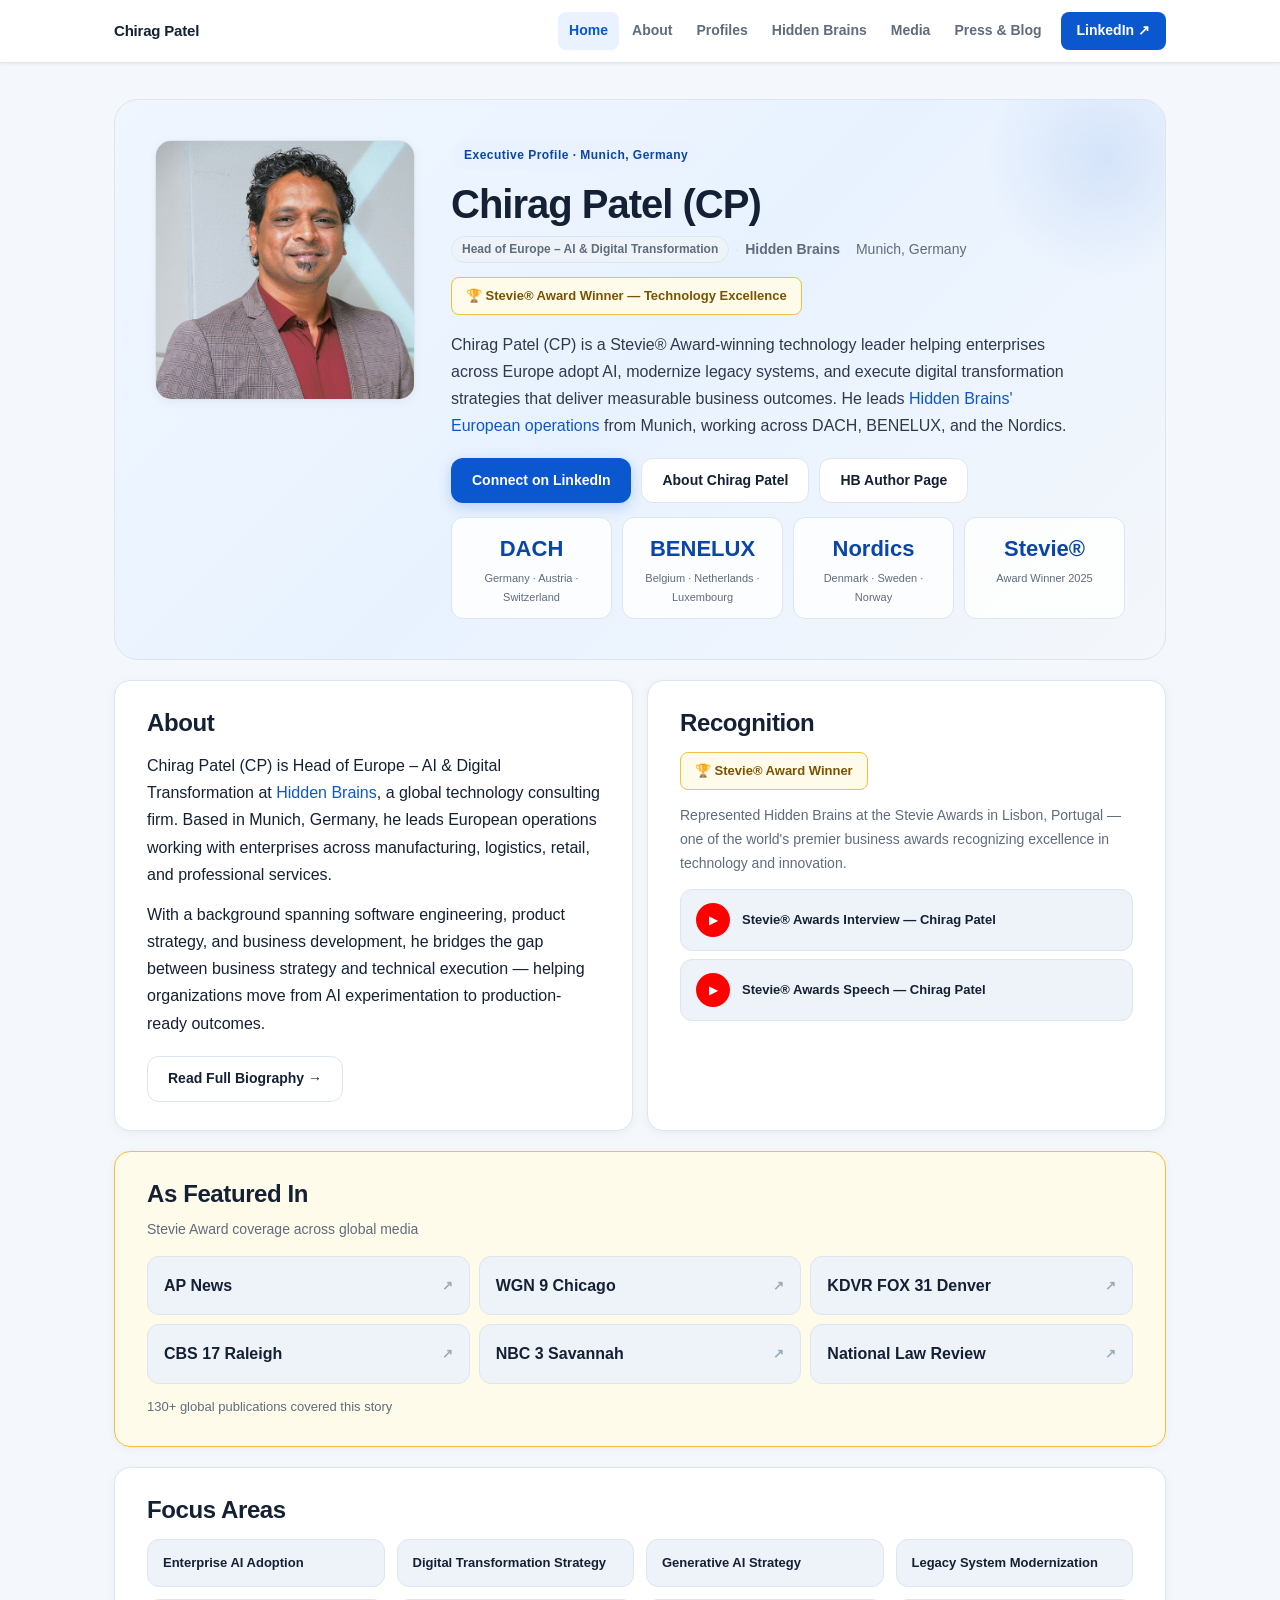
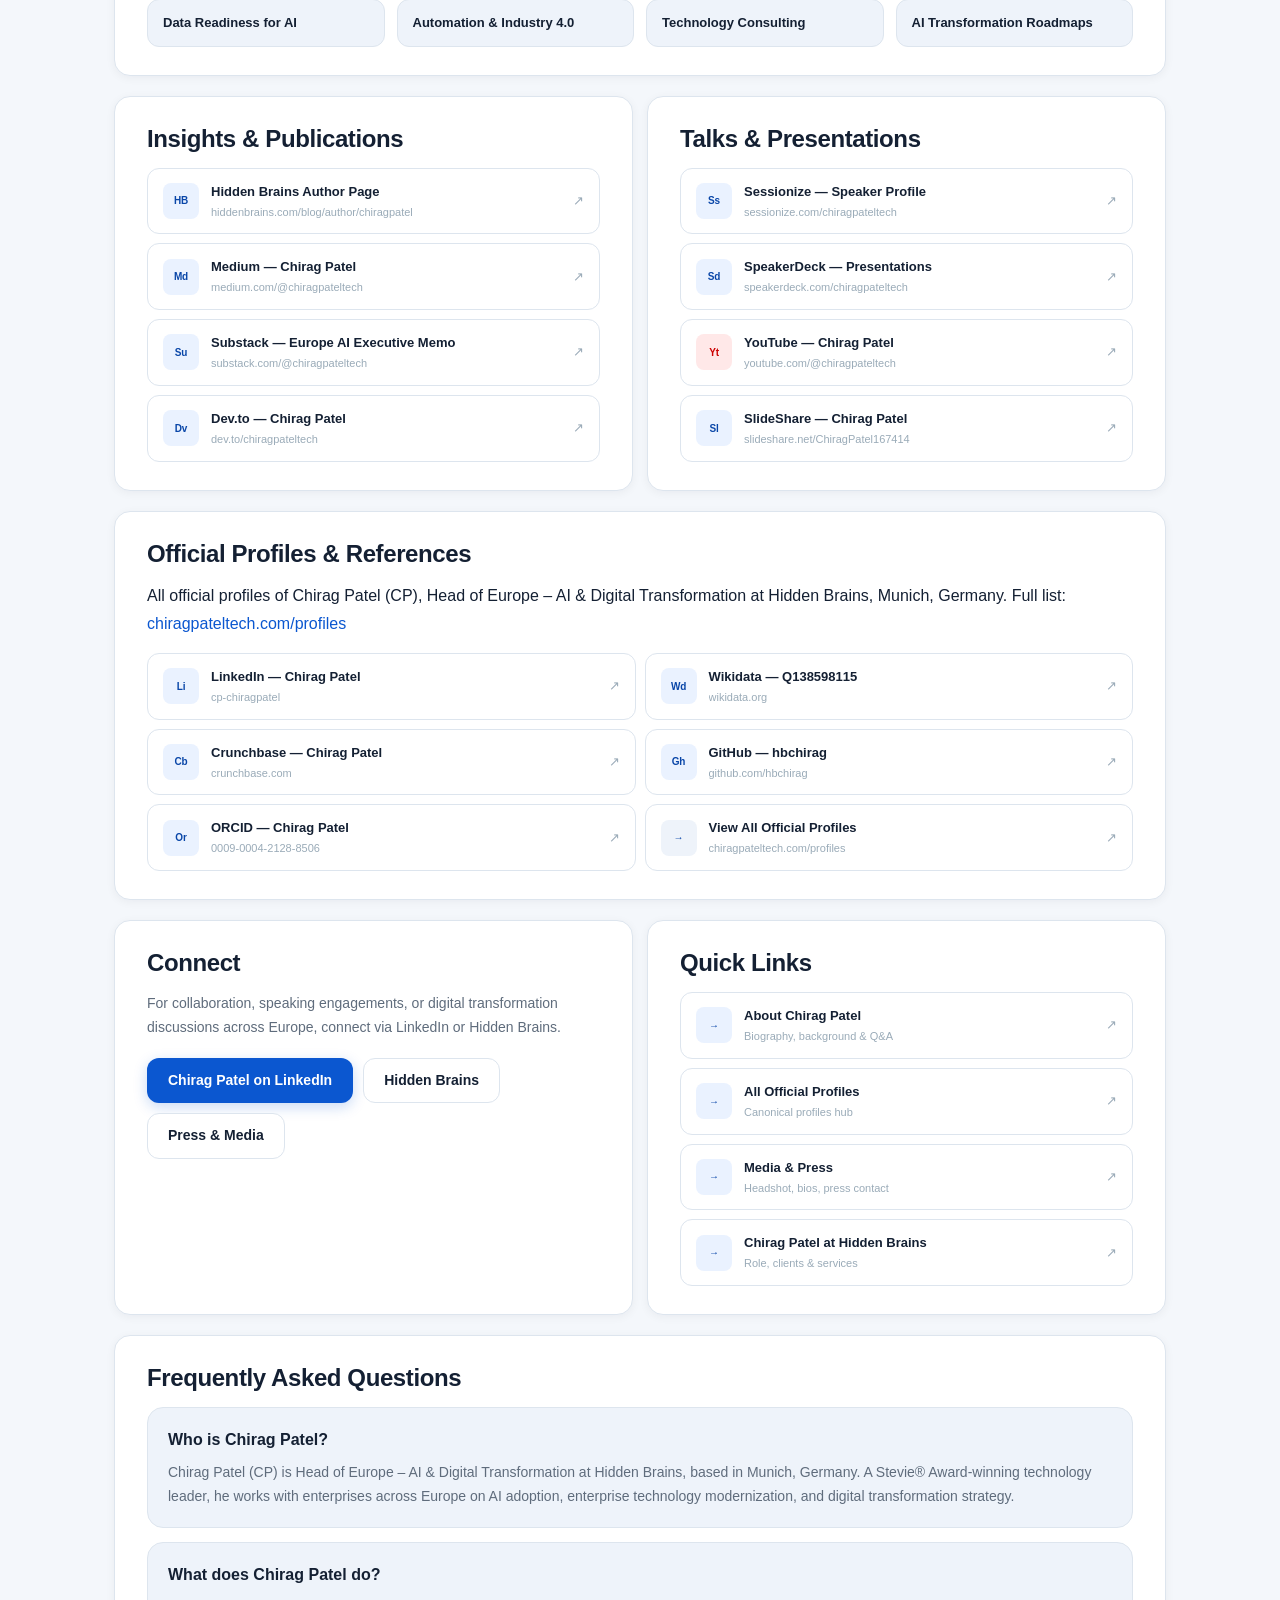
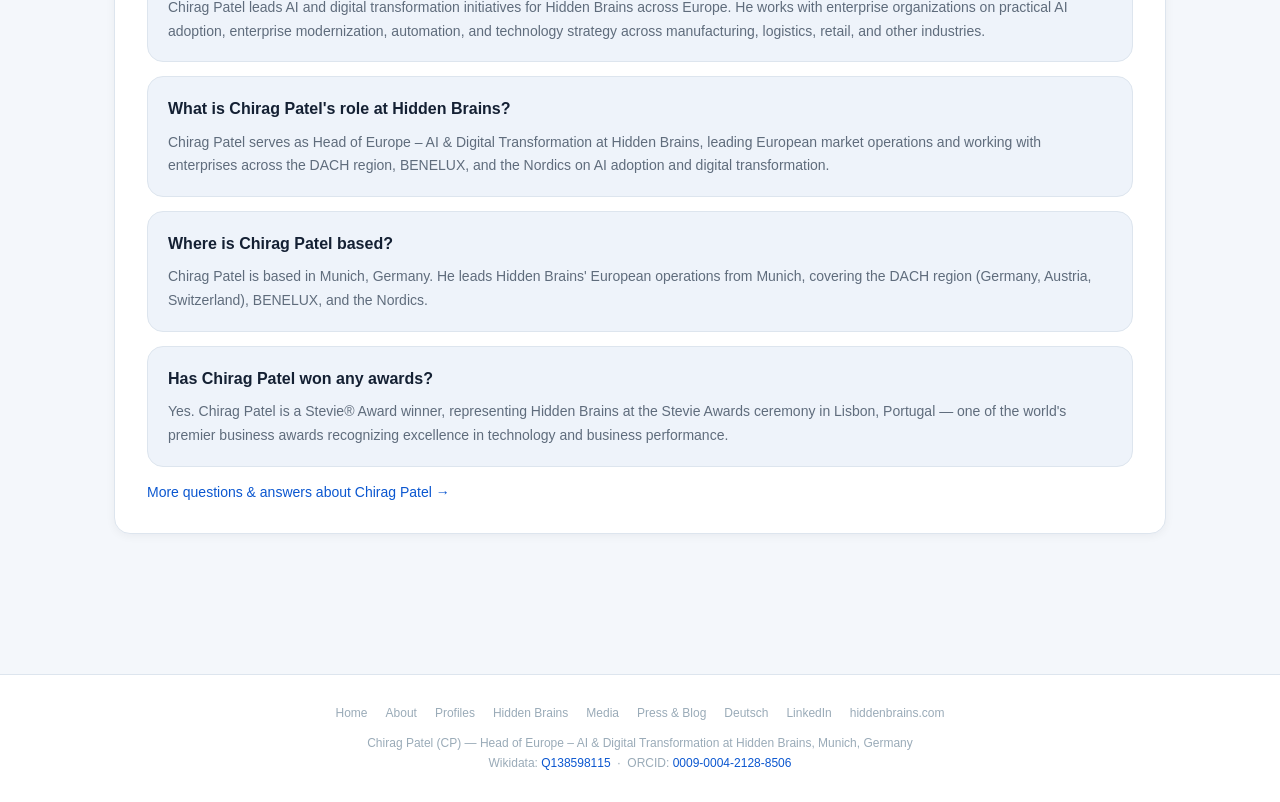
<file: index.html>
<!DOCTYPE html>
<html lang="en">
<head>
<meta charset="UTF-8"/>
<meta name="viewport" content="width=device-width,initial-scale=1.0"/>
<title>Chirag Patel (CP) — AI & Digital Transformation | Munich</title>
<meta name="description" content="Chirag Patel (CP), Head of Europe – AI & Digital Transformation at Hidden Brains, Munich. Stevie® Award winner. Enterprise AI adoption across Europe."/>
<meta name="author" content="Chirag Patel"/>
<meta name="robots" content="index, follow"/>
<link rel="canonical" href="https://chiragpateltech.com/"/>
<link rel="alternate" hreflang="en" href="https://chiragpateltech.com/"/>
<link rel="alternate" hreflang="de" href="https://chiragpateltech.com/chirag-patel-muenchen"/>
<link rel="alternate" hreflang="x-default" href="https://chiragpateltech.com/"/>
<meta name="google-site-verification" content="b51nEF5Mv8X1yjSTfAau5msGA1bmDhkhypOXOXztSyU"/>
<meta name="msvalidate.01" content="3B73894235598F8B4BD6E9AF2F47E3A2"/>
<meta name="p:domain_verify" content="a752d822ec70c8e06800a8be96e46be3"/>
<meta property="og:title" content="Chirag Patel | Head of Europe – AI & Digital Transformation | Hidden Brains"/>
<meta property="og:description" content="Chirag Patel (CP) is Head of Europe – AI & Digital Transformation at Hidden Brains, Munich. Stevie® Award-winning technology leader helping European enterprises adopt AI."/>
<meta property="og:type" content="profile"/>
<meta property="og:url" content="https://chiragpateltech.com/"/>
<meta property="og:image" content="https://chiragpateltech.com/chirag-patel-head-of-europe-ai-digital-transformation.jpg"/>
<meta property="og:image:alt" content="Chirag Patel, Head of Europe – AI & Digital Transformation at Hidden Brains, Munich, Germany"/>
<meta property="og:site_name" content="Chirag Patel"/>
<meta property="og:locale" content="en_GB"/>
<meta property="og:locale:alternate" content="de_DE"/>
<meta property="profile:first_name" content="Chirag"/>
<meta property="profile:last_name" content="Patel"/>
<meta property="profile:username" content="chiragpateltech"/>
<meta name="twitter:card" content="summary_large_image"/>
<meta name="twitter:site" content="@chiragpateltech"/>
<meta name="twitter:creator" content="@chiragpateltech"/>
<meta name="twitter:title" content="Chirag Patel | Head of Europe – AI & Digital Transformation | Hidden Brains"/>
<meta name="twitter:description" content="Chirag Patel (CP) is Head of Europe – AI & Digital Transformation at Hidden Brains, Munich. Stevie® Award-winning leader helping European enterprises adopt AI."/>
<meta name="twitter:image" content="https://chiragpateltech.com/chirag-patel-head-of-europe-ai-digital-transformation.jpg"/>
<link rel="stylesheet" href="/style.css"/>
<script type="application/ld+json">
{"@context":"https://schema.org","@graph":[
{"@type":"WebSite","@id":"https://chiragpateltech.com/#website","url":"https://chiragpateltech.com/","name":"Chirag Patel","inLanguage":"en","description":"Official website of Chirag Patel (CP), Head of Europe – AI & Digital Transformation at Hidden Brains, Munich, Germany."},
{"@type":"Organization","@id":"https://www.hiddenbrains.com/#organization","name":"Hidden Brains","url":"https://www.hiddenbrains.com/"},
{"@type":"Person","@id":"https://chiragpateltech.com/#person","name":"Chirag Patel","alternateName":"CP","url":"https://chiragpateltech.com/","telephone":"+49-15792376719","email":"chirag.hpatel@hiddenbrains.in","image":{"@type":"ImageObject","url":"https://chiragpateltech.com/chirag-patel-head-of-europe-ai-digital-transformation.jpg","caption":"Chirag Patel, Head of Europe – AI & Digital Transformation at Hidden Brains, Munich, Germany"},"jobTitle":"Head of Europe – AI & Digital Transformation","description":"Chirag Patel (CP) is Head of Europe – AI & Digital Transformation at Hidden Brains, based in Munich, Germany. Stevie® Award-winning technology leader working with enterprises across DACH, BENELUX, and the Nordics on AI adoption and digital transformation.","award":"Stevie® Award","nationality":{"@type":"Country","name":"India"},"knowsLanguage":["en","de","hi"],"address":{"@type":"PostalAddress","addressLocality":"Munich","addressRegion":"Bavaria","addressCountry":"DE"},"worksFor":{"@id":"https://www.hiddenbrains.com/#organization"},"affiliation":{"@id":"https://www.hiddenbrains.com/#organization"},"knowsAbout":["Artificial Intelligence","Digital Transformation","Enterprise Technology","AI Strategy","Generative AI","Industry 4.0","Enterprise Automation","Technology Consulting"],"sameAs":[
"https://www.linkedin.com/in/cp-chiragpatel",
"https://www.wikidata.org/wiki/Q138598115",
"https://orcid.org/0009-0004-2128-8506",
"https://github.com/hbchirag",
"https://medium.com/@chiragpateltech",
"https://www.crunchbase.com/person/chirag-patel-a40a",
"https://huggingface.co/chiragpateltech",
"https://sessionize.com/chiragpateltech",
"https://x.com/chiragpateltech",
"https://substack.com/@chiragpateltech",
"https://speakerdeck.com/chiragpateltech",
"https://stackoverflow.com/users/3539782/chirag-patel",
"https://www.hiddenbrains.com/blog/author/chiragpatel",
"https://www.hiddenbrains.com/blog/chirag-patel-head-of-europe.html",
"https://dev.to/chiragpateltech",
"https://www.xing.com/profile/Chirag_Patel011835",
"https://www.quora.com/profile/Chirag-Patel-434",
"https://gravatar.com/chiragpateltech",
"https://www.producthunt.com/@chiragpatelhiddenbrains",
"https://wellfound.com/u/chiragpateltech",
"https://www.indiehackers.com/chiragpateltech",
"https://independent.academia.edu/chiragpateltech",
"https://www.scribd.com/user/chiragpateltech",
"https://issuu.com/chiragpatelhiddenbrains",
"https://gitlab.com/chiragpateltech",
"https://flipboard.com/@chiragpateltech",
"https://vimeo.com/chiragpateltech",
"https://www.reddit.com/user/chirag_patel_hb/",
"https://www.slideshare.net/ChiragPatel167414",
"https://about.me/chiragpatelhb",
"https://de.pinterest.com/chiragpateltecheu/",
"https://www.flickr.com/people/chiragpatelhiddenbrains",
"https://unsplash.com/@chiragpateltech",
"https://500px.com/p/chiragpateltech",
"https://www.tumblr.com/chiragpateltech",
"https://wordpress.com/reader/users/chiragpateltech",
"https://bsky.app/profile/chiragpateltech.bsky.social",
"https://mastodon.social/@chiragpatel",
"https://www.youtube.com/@chiragpateltech",
"https://www.youtube.com/watch?v=zhTV5Y3raMI",
"https://www.youtube.com/watch?v=dyERn0jrpK0",
"https://www.f6s.com/chirag-patel-hiddenbrains",
"https://www.prlog.org/13131289",
"https://www.pressreleasepoint.com/hidden-brains-announces-chirag-patel-head-europe-ai-and-digital-transformation",
"https://chiragpateltech.com/about-chirag-patel/"
]},
{"@type":"WebPage","@id":"https://chiragpateltech.com/#webpage","url":"https://chiragpateltech.com/","name":"Chirag Patel | Head of Europe – AI & Digital Transformation | Hidden Brains","isPartOf":{"@id":"https://chiragpateltech.com/#website"},"about":{"@id":"https://chiragpateltech.com/#person"},"mainEntity":{"@id":"https://chiragpateltech.com/#person"},"inLanguage":"en"},
{"@type":"FAQPage","@id":"https://chiragpateltech.com/#faq","mainEntity":[
{"@type":"Question","name":"Who is Chirag Patel?","acceptedAnswer":{"@type":"Answer","text":"Chirag Patel (CP) is Head of Europe – AI & Digital Transformation at Hidden Brains, based in Munich, Germany. A Stevie® Award-winning technology leader, he works with enterprises across Europe on AI adoption, enterprise technology modernization, and digital transformation strategy."}},
{"@type":"Question","name":"What does Chirag Patel do?","acceptedAnswer":{"@type":"Answer","text":"Chirag Patel leads AI and digital transformation initiatives for Hidden Brains across Europe, working with enterprise organizations on practical AI adoption, enterprise modernization, automation, and technology strategy across manufacturing, logistics, retail, and other industries."}},
{"@type":"Question","name":"What is Chirag Patel's role at Hidden Brains?","acceptedAnswer":{"@type":"Answer","text":"Chirag Patel serves as Head of Europe – AI & Digital Transformation at Hidden Brains, leading European market operations and working with enterprises across the DACH region, BENELUX, and the Nordics."}},
{"@type":"Question","name":"Where is Chirag Patel based?","acceptedAnswer":{"@type":"Answer","text":"Chirag Patel is based in Munich, Germany, leading Hidden Brains' European operations across the DACH region, BENELUX, and the Nordics."}},
{"@type":"Question","name":"Has Chirag Patel won any awards?","acceptedAnswer":{"@type":"Answer","text":"Yes. Chirag Patel is a Stevie® Award winner, representing Hidden Brains at the Stevie Awards — one of the world's premier business awards recognizing excellence in technology and business performance."}}
]}
]}
</script>
<style>
.hero-section{background:linear-gradient(135deg,#f0f6ff 0%,#e8f2ff 50%,#f4f7fb 100%);border-radius:var(--r-xl);padding:40px;margin-bottom:20px;border:1px solid var(--line);overflow:hidden;position:relative}
.hero-section::after{content:"";position:absolute;top:-60px;right:-60px;width:240px;height:240px;background:radial-gradient(circle,rgba(11,87,208,.1) 0%,transparent 70%);pointer-events:none}
.hero-section .hero-grid{position:relative;z-index:1}
.stat-row{display:flex;flex-wrap:wrap;gap:10px;margin-top:14px}
.stat-item{background:rgba(255,255,255,.85);border:1px solid var(--line);border-radius:var(--r-md);padding:12px 16px;text-align:center;flex:1;min-width:120px}
.stat-n{font-size:22px;font-weight:800;color:var(--accent-dark)}
.stat-l{font-size:11px;color:var(--muted);margin-top:1px}
.focus-section{margin-top:20px}
.profiles-2col{display:grid;grid-template-columns:1fr 1fr;gap:9px}
.section-gap{margin-top:20px}
.faq-item{padding:18px 20px;background:var(--bg2);border:1px solid var(--line);border-radius:var(--r-lg);margin-bottom:14px}
.faq-q{font-size:16px;font-weight:700;color:var(--text);margin-bottom:8px}
.faq-a{font-size:14px;color:var(--muted);margin:0;line-height:1.7}
.featured-strip{margin-top:20px}
.featured-heading{color:var(--gold)}
.featured-sub{font-size:14px;color:var(--muted);margin:-4px 0 14px}
.featured-grid{display:grid;grid-template-columns:repeat(3,minmax(0,1fr));gap:9px}
.featured-link{display:flex;align-items:center;justify-content:space-between;gap:12px;padding:15px 16px;border:1px solid var(--line);border-radius:var(--r-md);background:var(--bg2);color:var(--text);font-weight:700;text-decoration:none;transition:all .18s ease;min-width:0}
.featured-link:hover{border-color:var(--gold-border);background:var(--gold-soft);color:var(--gold);transform:translateY(-1px);text-decoration:none}
.featured-name{min-width:0;overflow-wrap:anywhere}
.featured-note{margin-top:12px;font-size:13px;color:var(--muted)}
@media(max-width:768px){
  .hero-section{padding:24px}
  .profiles-2col{grid-template-columns:1fr}
  .stat-row{gap:8px}
  .featured-grid{grid-template-columns:1fr}
}
</style>
</head>
<body>

<nav class="sitenav">
  <div class="nav-inner">
    <a class="nav-brand" href="/" title="Chirag Patel — Home">Chirag Patel</a>
    <div class="nav-links" id="navlinks">
      <a href="/" class="act" title="Home">Home</a>
      <a href="/about-chirag-patel" title="About Chirag Patel">About</a>
      <a href="/profiles" title="Official Profiles">Profiles</a>
      <a href="/chirag-patel-hidden-brains" title="Chirag Patel at Hidden Brains">Hidden Brains</a>
      <a href="/media" title="Media & Press">Media</a>
      <a href="/blog-stevie-award-ai-transformation" title="Press & Blog">Press &amp; Blog</a>
      <a class="nav-cta" href="https://www.linkedin.com/in/cp-chiragpatel" target="_blank" rel="noopener" title="Connect on LinkedIn">LinkedIn ↗</a>
    </div>
    <button class="nav-toggle" id="navtoggle" aria-label="Open menu"><span></span><span></span><span></span></button>
  </div>
</nav>

<div class="wrap">

  <!-- HERO -->
  <section class="hero-section">
    <div class="hero-grid">
      <div class="hero-photo-wrap">
        <img class="hero-photo" src="/chirag-patel-head-of-europe-ai-digital-transformation.jpg" alt="Chirag Patel, Head of Europe – AI & Digital Transformation at Hidden Brains, based in Munich, Germany" width="520" height="520" loading="eager" fetchpriority="high"/>
      </div>
      <div>
        <div class="eyebrow">Executive Profile · Munich, Germany</div>
        <h1 class="page-title">Chirag Patel (CP)</h1>
        <div class="meta-line">
          <span class="meta-tag">Head of Europe – AI &amp; Digital Transformation</span>
          <span class="meta-dot">·</span>
          <a href="https://www.hiddenbrains.com/" target="_blank" rel="noopener" title="Hidden Brains" style="color:var(--muted);font-weight:600">Hidden Brains</a>
          <span class="meta-dot">·</span>
          <span>Munich, Germany</span>
        </div>
        <div class="award-badge" style="margin-bottom:16px">🏆 Stevie® Award Winner — Technology Excellence</div>
        <p style="font-size:16px;color:#2d3a4b;max-width:620px">Chirag Patel (CP) is a Stevie® Award-winning technology leader helping enterprises across Europe adopt AI, modernize legacy systems, and execute digital transformation strategies that deliver measurable business outcomes. He leads <a href="https://www.hiddenbrains.com/software-development-company-europe.html" target="_blank" rel="noopener" title="Hidden Brains Europe">Hidden Brains' European operations</a> from Munich, working across DACH, BENELUX, and the Nordics.</p>
        <div class="btn-group">
          <a class="btn btn-p" href="https://www.linkedin.com/in/cp-chiragpatel" target="_blank" rel="noopener" title="Chirag Patel on LinkedIn">Connect on LinkedIn</a>
          <a class="btn btn-s" href="/about-chirag-patel" title="About Chirag Patel">About Chirag Patel</a>
          <a class="btn btn-s" href="https://www.hiddenbrains.com/blog/author/chiragpatel" target="_blank" rel="noopener" title="Chirag Patel at Hidden Brains">HB Author Page</a>
        </div>
        <div class="stat-row">
          <div class="stat-item"><div class="stat-n">DACH</div><div class="stat-l">Germany · Austria · Switzerland</div></div>
          <div class="stat-item"><div class="stat-n">BENELUX</div><div class="stat-l">Belgium · Netherlands · Luxembourg</div></div>
          <div class="stat-item"><div class="stat-n">Nordics</div><div class="stat-l">Denmark · Sweden · Norway</div></div>
          <div class="stat-item"><div class="stat-n">Stevie®</div><div class="stat-l">Award Winner 2025</div></div>
        </div>
      </div>
    </div>
  </section>

  <!-- ABOUT + RECOGNITION 2-COL -->
  <div class="g2 section-gap">
    <div class="card">
      <h2 class="sec-title">About</h2>
      <p>Chirag Patel (CP) is Head of Europe – AI &amp; Digital Transformation at <a href="https://www.hiddenbrains.com/" target="_blank" rel="noopener" title="Hidden Brains">Hidden Brains</a>, a global technology consulting firm. Based in Munich, Germany, he leads European operations working with enterprises across manufacturing, logistics, retail, and professional services.</p>
      <p>With a background spanning software engineering, product strategy, and business development, he bridges the gap between business strategy and technical execution — helping organizations move from AI experimentation to production-ready outcomes.</p>
      <a class="btn btn-s" href="/about-chirag-patel" title="Full biography of Chirag Patel" style="margin-top:6px">Read Full Biography →</a>
    </div>
    <div class="card">
      <h2 class="sec-title">Recognition</h2>
      <div class="award-badge" style="margin-bottom:14px">🏆 Stevie® Award Winner</div>
      <p style="font-size:14px;color:var(--muted)">Represented Hidden Brains at the Stevie Awards in Lisbon, Portugal — one of the world's premier business awards recognizing excellence in technology and innovation.</p>
      <div style="margin-top:14px;display:grid;gap:8px">
        <a class="vid-row" href="https://www.youtube.com/watch?v=zhTV5Y3raMI" target="_blank" rel="noopener" title="Chirag Patel Stevie Awards Interview">
          <div class="vid-icon">▶</div>
          <div class="vid-title">Stevie® Awards Interview — Chirag Patel</div>
        </a>
        <a class="vid-row" href="https://www.youtube.com/watch?v=dyERn0jrpK0" target="_blank" rel="noopener" title="Chirag Patel Stevie Awards Speech">
          <div class="vid-icon">▶</div>
          <div class="vid-title">Stevie® Awards Speech — Chirag Patel</div>
        </a>
      </div>
    </div>
  </div>

  <!-- AS FEATURED IN -->
  <div class="card section-gap featured-strip" style="background:var(--gold-soft);border-color:var(--gold-border)">
    <h2 class="sec-title featured-heading">As Featured In</h2>
    <p class="featured-sub">Stevie Award coverage across global media</p>
    <div class="featured-grid">
      <a class="featured-link" href="https://apnews.com/press-release/ein-presswire-newsmatics/chirag-patel-wins-stevie-award-for-ai-and-digital-transformation-excellence-bff6a86cfa01e59e1eb6a639d35866a0" target="_blank" rel="noopener" title="AP News coverage of Chirag Patel Stevie Award">
        <span class="featured-name">AP News</span>
        <span class="p-arr">↗</span>
      </a>
      <a class="featured-link" href="https://wgntv.com/business/press-releases/ein-presswire/901660516/chirag-patel-wins-stevie-award-for-ai-and-digital-transformation-excellence" target="_blank" rel="noopener" title="WGN 9 Chicago coverage of Chirag Patel Stevie Award">
        <span class="featured-name">WGN 9 Chicago</span>
        <span class="p-arr">↗</span>
      </a>
      <a class="featured-link" href="https://kdvr.com/business/press-releases/ein-presswire/901660516/chirag-patel-wins-stevie-award-for-ai-and-digital-transformation-excellence" target="_blank" rel="noopener" title="KDVR FOX 31 Denver coverage of Chirag Patel Stevie Award">
        <span class="featured-name">KDVR FOX 31 Denver</span>
        <span class="p-arr">↗</span>
      </a>
      <a class="featured-link" href="https://www.cbs17.com/business/press-releases/ein-presswire/901660516/chirag-patel-wins-stevie-award-for-ai-and-digital-transformation-excellence" target="_blank" rel="noopener" title="CBS 17 Raleigh coverage of Chirag Patel Stevie Award">
        <span class="featured-name">CBS 17 Raleigh</span>
        <span class="p-arr">↗</span>
      </a>
      <a class="featured-link" href="https://www.wsav.com/business/press-releases/ein-presswire/901660516/chirag-patel-wins-stevie-award-for-ai-and-digital-transformation-excellence" target="_blank" rel="noopener" title="NBC 3 Savannah coverage of Chirag Patel Stevie Award">
        <span class="featured-name">NBC 3 Savannah</span>
        <span class="p-arr">↗</span>
      </a>
      <a class="featured-link" href="https://natlawreview.com/press-releases/chirag-patel-wins-stevie-award-ai-and-digital-transformation-excellence" target="_blank" rel="noopener" title="National Law Review coverage of Chirag Patel Stevie Award">
        <span class="featured-name">National Law Review</span>
        <span class="p-arr">↗</span>
      </a>
    </div>
    <div class="featured-note">130+ global publications covered this story</div>
  </div>

  <!-- FOCUS AREAS -->
  <div class="card section-gap">
    <h2 class="sec-title">Focus Areas</h2>
    <div class="g4">
      <div class="chip">Enterprise AI Adoption</div>
      <div class="chip">Digital Transformation Strategy</div>
      <div class="chip">Generative AI Strategy</div>
      <div class="chip">Legacy System Modernization</div>
      <div class="chip">Data Readiness for AI</div>
      <div class="chip">Automation &amp; Industry 4.0</div>
      <div class="chip">Technology Consulting</div>
      <div class="chip">AI Transformation Roadmaps</div>
    </div>
  </div>

  <!-- INSIGHTS + TALKS -->
  <div class="g2 section-gap">
    <div class="card">
      <h2 class="sec-title">Insights &amp; Publications</h2>
      <div class="p-list">
        <a class="p-row" href="https://www.hiddenbrains.com/blog/author/chiragpatel" target="_blank" rel="noopener" title="Chirag Patel articles at Hidden Brains">
          <div class="p-icon">HB</div>
          <div class="p-info"><div class="p-name">Hidden Brains Author Page</div><div class="p-handle">hiddenbrains.com/blog/author/chiragpatel</div></div>
          <span class="p-arr">↗</span>
        </a>
        <a class="p-row" href="https://medium.com/@chiragpateltech" target="_blank" rel="noopener" title="Chirag Patel on Medium">
          <div class="p-icon">Md</div>
          <div class="p-info"><div class="p-name">Medium — Chirag Patel</div><div class="p-handle">medium.com/@chiragpateltech</div></div>
          <span class="p-arr">↗</span>
        </a>
        <a class="p-row" href="https://substack.com/@chiragpateltech" target="_blank" rel="noopener" title="Chirag Patel Substack — Europe AI Executive Memo">
          <div class="p-icon">Su</div>
          <div class="p-info"><div class="p-name">Substack — Europe AI Executive Memo</div><div class="p-handle">substack.com/@chiragpateltech</div></div>
          <span class="p-arr">↗</span>
        </a>
        <a class="p-row" href="https://dev.to/chiragpateltech" target="_blank" rel="noopener" title="Chirag Patel on Dev.to">
          <div class="p-icon">Dv</div>
          <div class="p-info"><div class="p-name">Dev.to — Chirag Patel</div><div class="p-handle">dev.to/chiragpateltech</div></div>
          <span class="p-arr">↗</span>
        </a>
      </div>
    </div>
    <div class="card">
      <h2 class="sec-title">Talks &amp; Presentations</h2>
      <div class="p-list">
        <a class="p-row" href="https://sessionize.com/chiragpateltech" target="_blank" rel="noopener" title="Chirag Patel speaker profile on Sessionize">
          <div class="p-icon">Ss</div>
          <div class="p-info"><div class="p-name">Sessionize — Speaker Profile</div><div class="p-handle">sessionize.com/chiragpateltech</div></div>
          <span class="p-arr">↗</span>
        </a>
        <a class="p-row" href="https://speakerdeck.com/chiragpateltech" target="_blank" rel="noopener" title="Chirag Patel on SpeakerDeck">
          <div class="p-icon">Sd</div>
          <div class="p-info"><div class="p-name">SpeakerDeck — Presentations</div><div class="p-handle">speakerdeck.com/chiragpateltech</div></div>
          <span class="p-arr">↗</span>
        </a>
        <a class="p-row" href="https://www.youtube.com/@chiragpateltech" target="_blank" rel="noopener" title="Chirag Patel YouTube Channel">
          <div class="p-icon" style="background:#ffe8e8;color:#c00">Yt</div>
          <div class="p-info"><div class="p-name">YouTube — Chirag Patel</div><div class="p-handle">youtube.com/@chiragpateltech</div></div>
          <span class="p-arr">↗</span>
        </a>
        <a class="p-row" href="https://www.slideshare.net/ChiragPatel167414" target="_blank" rel="noopener" title="Chirag Patel on SlideShare">
          <div class="p-icon">Sl</div>
          <div class="p-info"><div class="p-name">SlideShare — Chirag Patel</div><div class="p-handle">slideshare.net/ChiragPatel167414</div></div>
          <span class="p-arr">↗</span>
        </a>
      </div>
    </div>
  </div>

  <!-- OFFICIAL PROFILES -->
  <div class="card section-gap">
    <h2 class="sec-title">Official Profiles &amp; References</h2>
    <p class="text-sm text-muted mb-4">All official profiles of Chirag Patel (CP), Head of Europe – AI &amp; Digital Transformation at Hidden Brains, Munich, Germany. Full list: <a href="/profiles" title="All official Chirag Patel profiles">chiragpateltech.com/profiles</a></p>
    <div class="profiles-2col">
      <a class="p-row" href="https://www.linkedin.com/in/cp-chiragpatel" target="_blank" rel="noopener" title="Chirag Patel LinkedIn"><div class="p-icon">Li</div><div class="p-info"><div class="p-name">LinkedIn — Chirag Patel</div><div class="p-handle">cp-chiragpatel</div></div><span class="p-arr">↗</span></a>
      <a class="p-row" href="https://www.wikidata.org/wiki/Q138598115" target="_blank" rel="noopener" title="Chirag Patel Wikidata Q138598115"><div class="p-icon">Wd</div><div class="p-info"><div class="p-name">Wikidata — Q138598115</div><div class="p-handle">wikidata.org</div></div><span class="p-arr">↗</span></a>
      <a class="p-row" href="https://www.crunchbase.com/person/chirag-patel-a40a" target="_blank" rel="noopener" title="Chirag Patel Crunchbase"><div class="p-icon">Cb</div><div class="p-info"><div class="p-name">Crunchbase — Chirag Patel</div><div class="p-handle">crunchbase.com</div></div><span class="p-arr">↗</span></a>
      <a class="p-row" href="https://github.com/hbchirag" target="_blank" rel="noopener" title="Chirag Patel GitHub"><div class="p-icon">Gh</div><div class="p-info"><div class="p-name">GitHub — hbchirag</div><div class="p-handle">github.com/hbchirag</div></div><span class="p-arr">↗</span></a>
      <a class="p-row" href="https://orcid.org/0009-0004-2128-8506" target="_blank" rel="noopener" title="Chirag Patel ORCID 0009-0004-2128-8506"><div class="p-icon">Or</div><div class="p-info"><div class="p-name">ORCID — Chirag Patel</div><div class="p-handle">0009-0004-2128-8506</div></div><span class="p-arr">↗</span></a>
      <a class="p-row" href="/profiles" title="All official profiles of Chirag Patel"><div class="p-icon" style="background:var(--bg2)">→</div><div class="p-info"><div class="p-name">View All Official Profiles</div><div class="p-handle">chiragpateltech.com/profiles</div></div><span class="p-arr">↗</span></a>
    </div>
  </div>

  <!-- CONNECT + QUICK LINKS -->
  <div class="g2 section-gap">
    <div class="card">
      <h2 class="sec-title">Connect</h2>
      <p style="color:var(--muted);font-size:14px">For collaboration, speaking engagements, or digital transformation discussions across Europe, connect via LinkedIn or Hidden Brains.</p>
      <div class="btn-group">
        <a class="btn btn-p" href="https://www.linkedin.com/in/cp-chiragpatel" target="_blank" rel="noopener" title="Chirag Patel LinkedIn">Chirag Patel on LinkedIn</a>
        <a class="btn btn-s" href="https://www.hiddenbrains.com/" target="_blank" rel="noopener" title="Hidden Brains Website">Hidden Brains</a>
        <a class="btn btn-s" href="/media" title="Press & Media resources for Chirag Patel">Press &amp; Media</a>
      </div>
    </div>
    <div class="card">
      <h2 class="sec-title">Quick Links</h2>
      <div class="p-list">
        <a class="p-row" href="/about-chirag-patel" title="About Chirag Patel"><div class="p-icon">→</div><div class="p-info"><div class="p-name">About Chirag Patel</div><div class="p-handle">Biography, background &amp; Q&amp;A</div></div><span class="p-arr">↗</span></a>
        <a class="p-row" href="/profiles" title="All official Chirag Patel profiles"><div class="p-icon">→</div><div class="p-info"><div class="p-name">All Official Profiles</div><div class="p-handle">Canonical profiles hub</div></div><span class="p-arr">↗</span></a>
        <a class="p-row" href="/media" title="Media & Press"><div class="p-icon">→</div><div class="p-info"><div class="p-name">Media &amp; Press</div><div class="p-handle">Headshot, bios, press contact</div></div><span class="p-arr">↗</span></a>
        <a class="p-row" href="/chirag-patel-hidden-brains" title="Chirag Patel at Hidden Brains"><div class="p-icon">→</div><div class="p-info"><div class="p-name">Chirag Patel at Hidden Brains</div><div class="p-handle">Role, clients &amp; services</div></div><span class="p-arr">↗</span></a>
      </div>
    </div>
  </div>

  <!-- FAQ -->
  <div class="card section-gap">
    <h2 class="sec-title">Frequently Asked Questions</h2>
    <div class="faq-item"><div class="faq-q">Who is Chirag Patel?</div><p class="faq-a">Chirag Patel (CP) is Head of Europe – AI &amp; Digital Transformation at Hidden Brains, based in Munich, Germany. A Stevie® Award-winning technology leader, he works with enterprises across Europe on AI adoption, enterprise technology modernization, and digital transformation strategy.</p></div>
    <div class="faq-item"><div class="faq-q">What does Chirag Patel do?</div><p class="faq-a">Chirag Patel leads AI and digital transformation initiatives for Hidden Brains across Europe. He works with enterprise organizations on practical AI adoption, enterprise modernization, automation, and technology strategy across manufacturing, logistics, retail, and other industries.</p></div>
    <div class="faq-item"><div class="faq-q">What is Chirag Patel's role at Hidden Brains?</div><p class="faq-a">Chirag Patel serves as Head of Europe – AI &amp; Digital Transformation at Hidden Brains, leading European market operations and working with enterprises across the DACH region, BENELUX, and the Nordics on AI adoption and digital transformation.</p></div>
    <div class="faq-item"><div class="faq-q">Where is Chirag Patel based?</div><p class="faq-a">Chirag Patel is based in Munich, Germany. He leads Hidden Brains' European operations from Munich, covering the DACH region (Germany, Austria, Switzerland), BENELUX, and the Nordics.</p></div>
    <div class="faq-item"><div class="faq-q">Has Chirag Patel won any awards?</div><p class="faq-a">Yes. Chirag Patel is a Stevie® Award winner, representing Hidden Brains at the Stevie Awards ceremony in Lisbon, Portugal — one of the world's premier business awards recognizing excellence in technology and business performance.</p></div>
    <p style="margin-top:14px;font-size:14px"><a href="/about-chirag-patel" title="More questions about Chirag Patel">More questions &amp; answers about Chirag Patel →</a></p>
  </div>

</div><!-- /wrap -->

<footer class="site-footer">
  <div class="footer-links">
    <a href="/" title="Home">Home</a>
    <a href="/about-chirag-patel" title="About">About</a>
    <a href="/profiles" title="Profiles">Profiles</a>
    <a href="/chirag-patel-hidden-brains" title="Hidden Brains">Hidden Brains</a>
    <a href="/media" title="Media">Media</a>
    <a href="/blog-stevie-award-ai-transformation" title="Press & Blog">Press &amp; Blog</a>
    <a href="/chirag-patel-muenchen" title="Deutsch">Deutsch</a>
    <a href="https://www.linkedin.com/in/cp-chiragpatel" target="_blank" rel="noopener" title="LinkedIn">LinkedIn</a>
    <a href="https://www.hiddenbrains.com/" target="_blank" rel="noopener" title="Hidden Brains">hiddenbrains.com</a>
  </div>
  <div class="footer-copy">
    Chirag Patel (CP) — Head of Europe – AI &amp; Digital Transformation at Hidden Brains, Munich, Germany<br>
    Wikidata: <a href="https://www.wikidata.org/wiki/Q138598115" target="_blank" rel="noopener">Q138598115</a> &nbsp;·&nbsp;
    ORCID: <a href="https://orcid.org/0009-0004-2128-8506" target="_blank" rel="noopener">0009-0004-2128-8506</a>
  </div>
</footer>

<script>
document.getElementById('navtoggle').addEventListener('click',function(){
  document.getElementById('navlinks').classList.toggle('open');
});
</script>
</body>
</html>
</file>
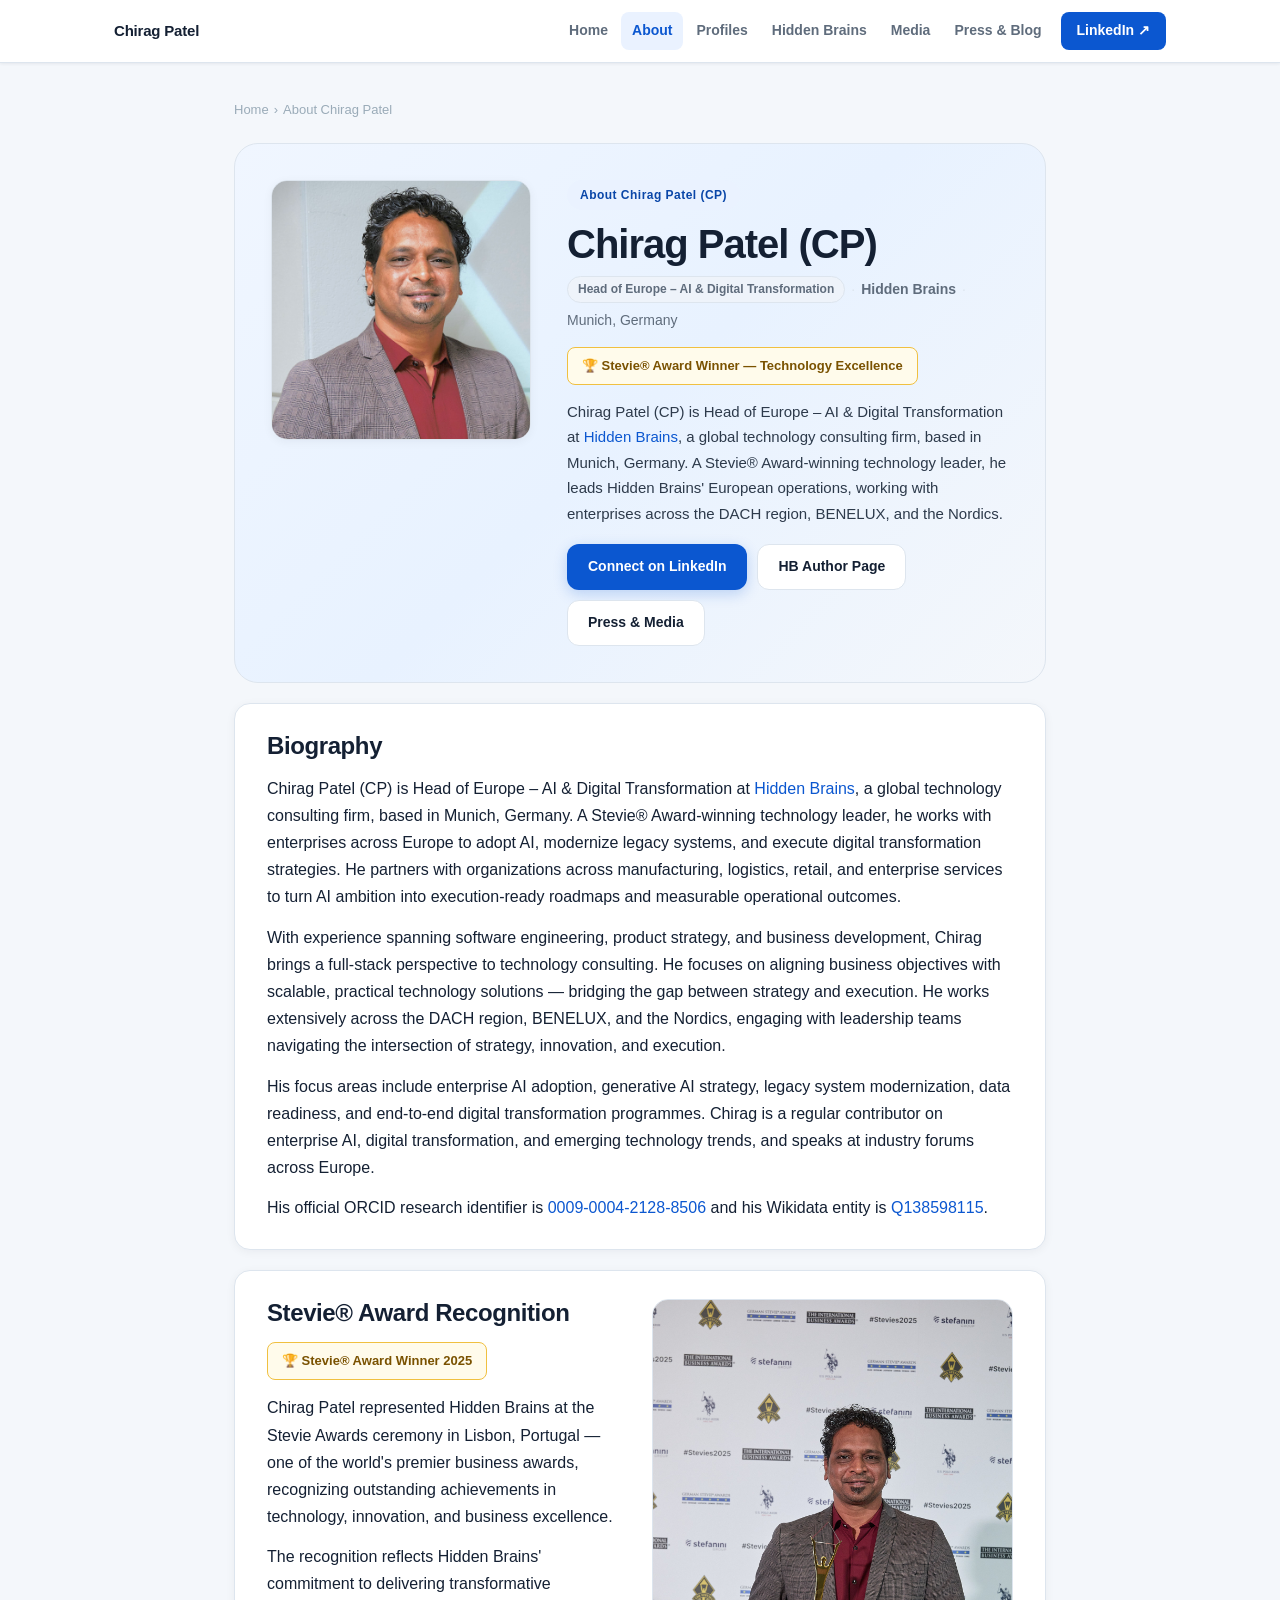
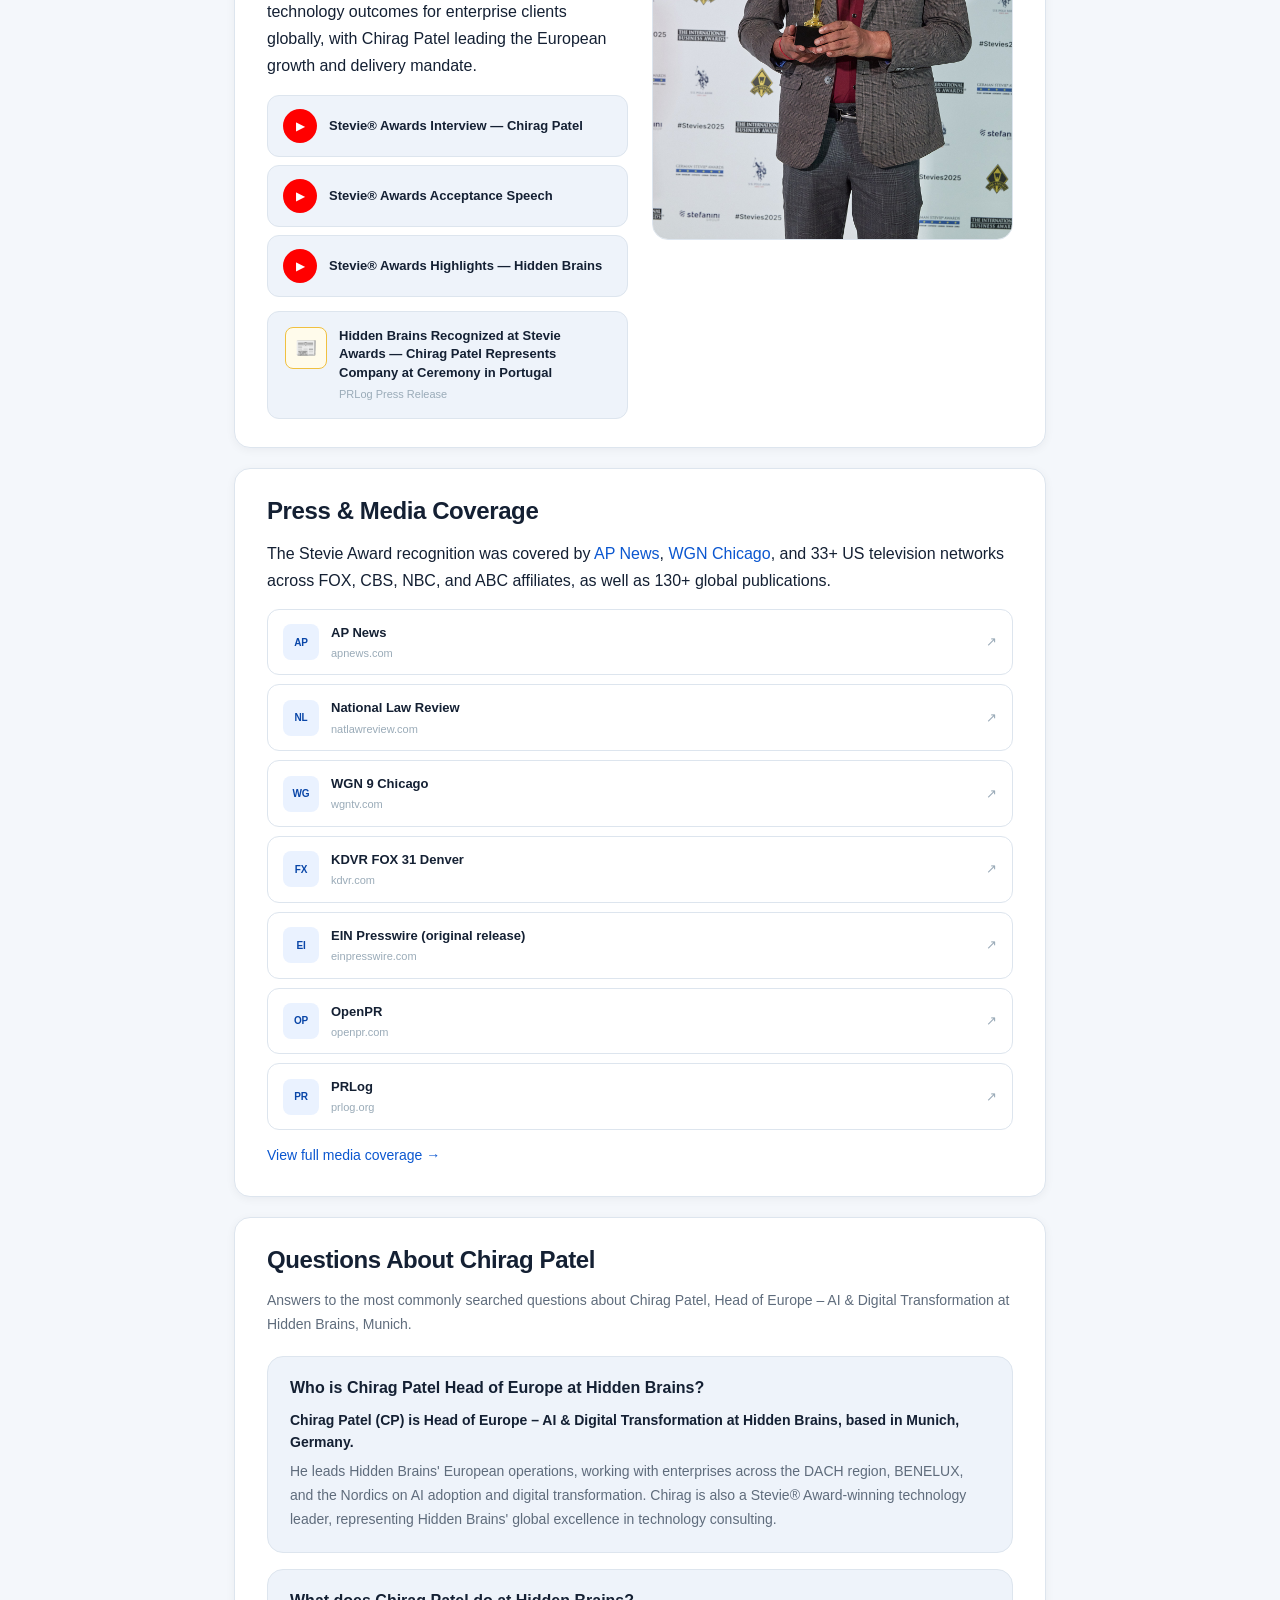
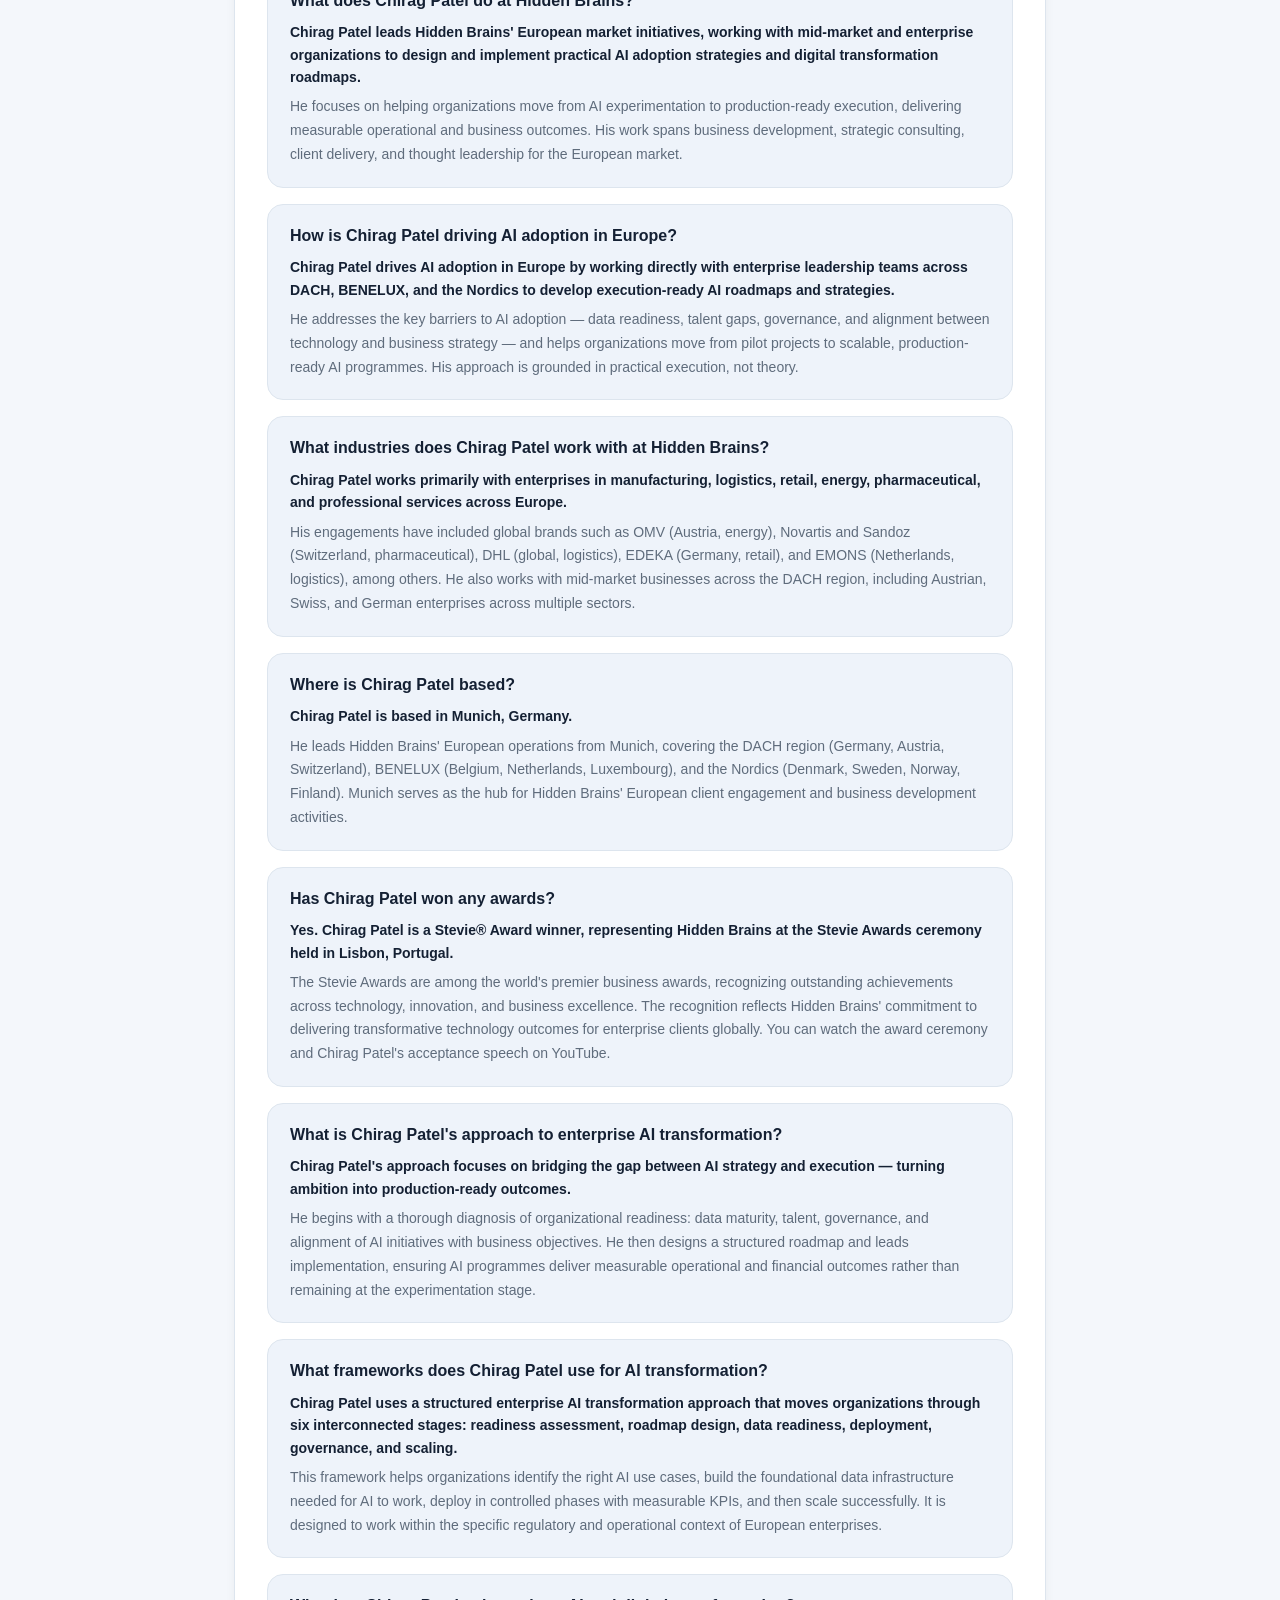
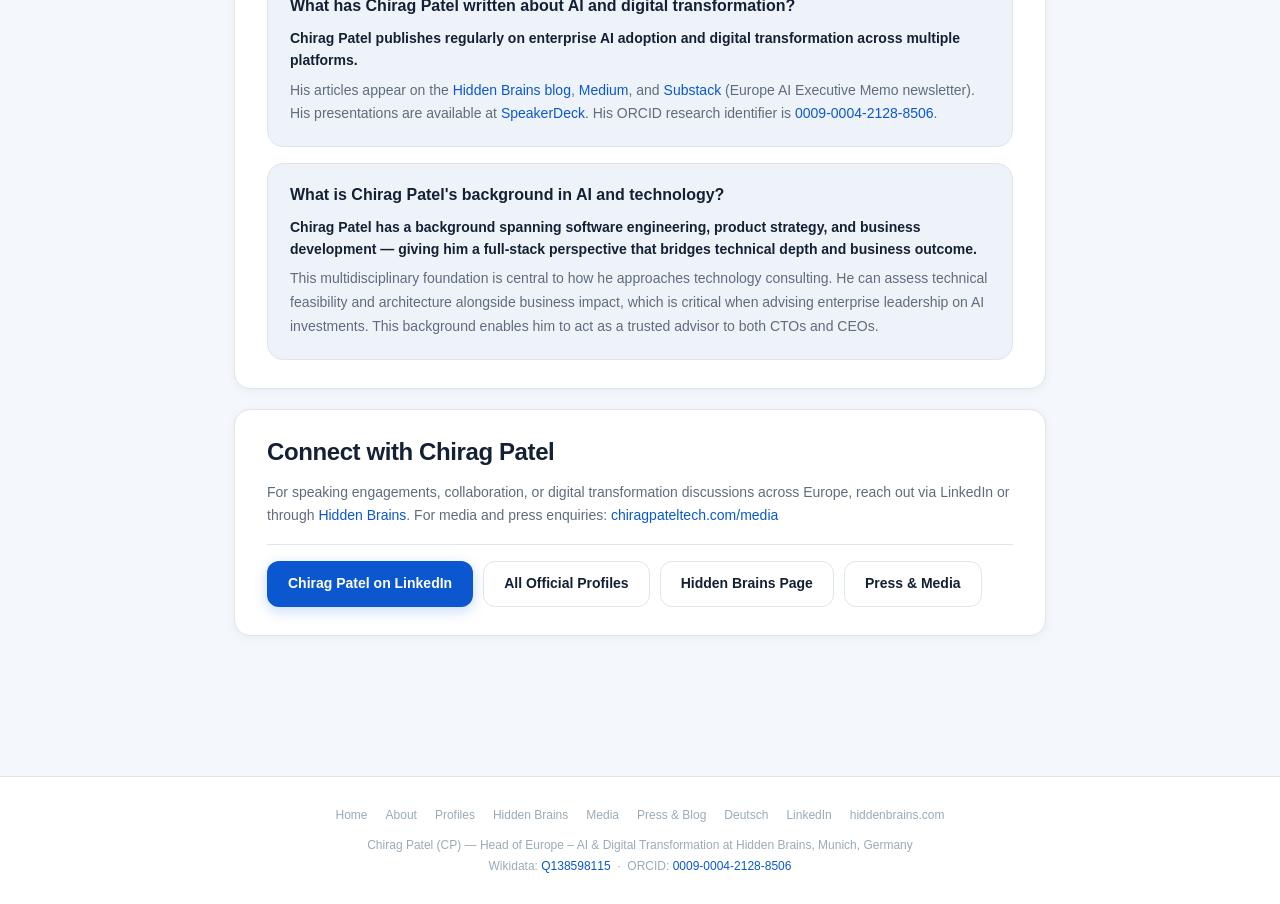
<file: about-chirag-patel.html>
<!DOCTYPE html>
<html lang="en">
<head>
<meta charset="UTF-8"/>
<meta name="viewport" content="width=device-width,initial-scale=1.0"/>
<title>About Chirag Patel — Head of Europe AI Transformation</title>
<meta name="description" content="Full biography of Chirag Patel (CP), Head of Europe – AI & Digital Transformation at Hidden Brains, Munich. Stevie® Award winner. chiragpateltech.com."/>
<meta name="robots" content="index, follow"/>
<link rel="canonical" href="https://chiragpateltech.com/about-chirag-patel"/>
<link rel="alternate" hreflang="en" href="https://chiragpateltech.com/about-chirag-patel"/>
<link rel="alternate" hreflang="x-default" href="https://chiragpateltech.com/about-chirag-patel"/>
<meta property="og:title" content="Who is Chirag Patel? Head of Europe – AI & Digital Transformation at Hidden Brains"/>
<meta property="og:description" content="Chirag Patel (CP) leads AI and digital transformation for Hidden Brains across Europe, based in Munich, Germany. Stevie® Award winner."/>
<meta property="og:type" content="profile"/>
<meta property="og:url" content="https://chiragpateltech.com/about-chirag-patel"/>
<meta property="og:image" content="https://chiragpateltech.com/chirag-patel-head-of-europe-ai-digital-transformation.jpg"/>
<meta property="og:image:alt" content="Chirag Patel, Head of Europe – AI & Digital Transformation at Hidden Brains, Munich, Germany"/>
<meta property="og:site_name" content="Chirag Patel"/>
<meta property="og:locale" content="en_GB"/>
<meta name="twitter:card" content="summary_large_image"/>
<meta name="twitter:site" content="@chiragpateltech"/>
<meta name="twitter:creator" content="@chiragpateltech"/>
<meta name="twitter:title" content="Who is Chirag Patel? Head of Europe – AI & Digital Transformation at Hidden Brains"/>
<meta name="twitter:description" content="Chirag Patel (CP) leads AI and digital transformation for Hidden Brains across Europe, Munich. Stevie® Award winner."/>
<meta name="twitter:image" content="https://chiragpateltech.com/chirag-patel-head-of-europe-ai-digital-transformation.jpg"/>
<link rel="stylesheet" href="/style.css"/>
<script type="application/ld+json">
{"@context":"https://schema.org","@graph":[
{"@type":"Person","@id":"https://chiragpateltech.com/#person","name":"Chirag Patel","alternateName":"CP","jobTitle":"Head of Europe – AI & Digital Transformation","description":"Chirag Patel (CP) is Head of Europe – AI & Digital Transformation at Hidden Brains, based in Munich, Germany. Stevie® Award-winning technology leader helping enterprises across Europe adopt AI and execute digital transformation strategies.","award":"Stevie® Award","url":"https://chiragpateltech.com/","telephone":"+49-15792376719","email":"chirag.hpatel@hiddenbrains.in","nationality":{"@type":"Country","name":"India"},"knowsLanguage":["en","de","hi"],"image":{"@type":"ImageObject","url":"https://chiragpateltech.com/chirag-patel-head-of-europe-ai-digital-transformation.jpg","caption":"Chirag Patel, Head of Europe – AI & Digital Transformation at Hidden Brains, Munich, Germany"},"address":{"@type":"PostalAddress","addressLocality":"Munich","addressRegion":"Bavaria","addressCountry":"DE"},"worksFor":{"@type":"Organization","name":"Hidden Brains","url":"https://www.hiddenbrains.com/"},"knowsAbout":["Artificial Intelligence","Digital Transformation","Enterprise Technology","AI Strategy","Generative AI","Industry 4.0","Enterprise Automation","Technology Consulting"],"sameAs":[
"https://www.linkedin.com/in/cp-chiragpatel",
"https://www.wikidata.org/wiki/Q138598115",
"https://orcid.org/0009-0004-2128-8506",
"https://github.com/hbchirag",
"https://medium.com/@chiragpateltech",
"https://www.crunchbase.com/person/chirag-patel-a40a",
"https://huggingface.co/chiragpateltech",
"https://sessionize.com/chiragpateltech",
"https://x.com/chiragpateltech",
"https://substack.com/@chiragpateltech",
"https://speakerdeck.com/chiragpateltech",
"https://stackoverflow.com/users/3539782/chirag-patel",
"https://www.hiddenbrains.com/blog/author/chiragpatel",
"https://www.hiddenbrains.com/blog/chirag-patel-head-of-europe.html",
"https://dev.to/chiragpateltech",
"https://www.xing.com/profile/Chirag_Patel011835",
"https://www.quora.com/profile/Chirag-Patel-434",
"https://gravatar.com/chiragpateltech",
"https://www.producthunt.com/@chiragpatelhiddenbrains",
"https://wellfound.com/u/chiragpateltech",
"https://www.indiehackers.com/chiragpateltech",
"https://independent.academia.edu/chiragpateltech",
"https://www.scribd.com/user/chiragpateltech",
"https://issuu.com/chiragpatelhiddenbrains",
"https://gitlab.com/chiragpateltech",
"https://flipboard.com/@chiragpateltech",
"https://vimeo.com/chiragpateltech",
"https://www.reddit.com/user/chirag_patel_hb/",
"https://www.slideshare.net/ChiragPatel167414",
"https://about.me/chiragpatelhb",
"https://de.pinterest.com/chiragpateltecheu/",
"https://www.flickr.com/people/chiragpatelhiddenbrains",
"https://unsplash.com/@chiragpateltech",
"https://500px.com/p/chiragpateltech",
"https://www.tumblr.com/chiragpateltech",
"https://wordpress.com/reader/users/chiragpateltech",
"https://bsky.app/profile/chiragpateltech.bsky.social",
"https://mastodon.social/@chiragpatel",
"https://www.youtube.com/@chiragpateltech",
"https://www.youtube.com/watch?v=zhTV5Y3raMI",
"https://www.youtube.com/watch?v=dyERn0jrpK0",
"https://www.f6s.com/chirag-patel-hiddenbrains",
"https://www.prlog.org/13131289",
"https://chiragpateltech.com/about-chirag-patel"
]},
{"@type":"WebPage","@id":"https://chiragpateltech.com/about-chirag-patel#webpage","url":"https://chiragpateltech.com/about-chirag-patel","name":"Who is Chirag Patel? Head of Europe AI & Digital Transformation at Hidden Brains","isPartOf":{"@id":"https://chiragpateltech.com#website"},"about":{"@id":"https://chiragpateltech.com#person"},"inLanguage":"en","breadcrumb":{"@type":"BreadcrumbList","itemListElement":[{"@type":"ListItem","position":1,"name":"Home","item":"https://chiragpateltech.com/"},{"@type":"ListItem","position":2,"name":"About Chirag Patel","item":"https://chiragpateltech.com/about-chirag-patel"}]}},
{"@type":"FAQPage","@id":"https://chiragpateltech.com/about-chirag-patel#faq","mainEntity":[
{"@type":"Question","name":"Who is Chirag Patel Head of Europe at Hidden Brains?","acceptedAnswer":{"@type":"Answer","text":"Chirag Patel (CP) is Head of Europe – AI & Digital Transformation at Hidden Brains, a global technology consulting firm, based in Munich, Germany. He leads Hidden Brains' European operations, working with enterprises across the DACH region, BENELUX, and the Nordics on AI adoption and digital transformation."}},
{"@type":"Question","name":"What does Chirag Patel do at Hidden Brains?","acceptedAnswer":{"@type":"Answer","text":"Chirag Patel leads Hidden Brains' European market initiatives, working with mid-market and enterprise organizations to design and implement practical AI adoption strategies and digital transformation roadmaps. He focuses on helping organizations move from AI experimentation to production-ready execution, delivering measurable operational and business outcomes."}},
{"@type":"Question","name":"How is Chirag Patel driving AI adoption in Europe?","acceptedAnswer":{"@type":"Answer","text":"Chirag Patel drives AI adoption in Europe by working directly with enterprise leadership teams across the DACH region, BENELUX, and the Nordics. He develops execution-ready AI roadmaps, addresses data readiness challenges, and helps organizations translate AI strategy into measurable operational outcomes."}},
{"@type":"Question","name":"What industries does Chirag Patel work with at Hidden Brains?","acceptedAnswer":{"@type":"Answer","text":"Chirag Patel works primarily with enterprises in manufacturing, logistics, retail, energy, pharmaceutical, and professional services across Europe. His engagements have included global brands such as OMV, Novartis, Sandoz, DHL, and EDEKA."}},
{"@type":"Question","name":"Where is Chirag Patel based?","acceptedAnswer":{"@type":"Answer","text":"Chirag Patel is based in Munich, Germany. He leads Hidden Brains' European operations from Munich, covering the DACH region (Germany, Austria, Switzerland), BENELUX, and the Nordics."}},
{"@type":"Question","name":"Has Chirag Patel won any awards?","acceptedAnswer":{"@type":"Answer","text":"Yes. Chirag Patel is a Stevie® Award winner, representing Hidden Brains at the Stevie Awards ceremony in Lisbon, Portugal — one of the world's premier business awards recognizing excellence in technology and business performance."}},
{"@type":"Question","name":"What is Chirag Patel's approach to enterprise AI transformation?","acceptedAnswer":{"@type":"Answer","text":"Chirag Patel's approach focuses on bridging the gap between AI strategy and execution. He diagnoses organizational readiness, designs practical roadmaps aligned to business objectives, and drives deployment of AI initiatives — helping organizations move from experimentation to real-world production impact."}},
{"@type":"Question","name":"What frameworks does Chirag Patel use for AI transformation?","acceptedAnswer":{"@type":"Answer","text":"Chirag Patel uses a structured enterprise AI transformation approach covering readiness assessment, roadmap design, data readiness, deployment, governance, and scaling — helping organizations move systematically from AI ambition to production-ready execution."}},
{"@type":"Question","name":"What has Chirag Patel written about AI and digital transformation?","acceptedAnswer":{"@type":"Answer","text":"Chirag Patel publishes regularly on enterprise AI adoption and digital transformation. His articles appear on the Hidden Brains blog (hiddenbrains.com/blog/author/chiragpatel), Medium (medium.com/@chiragpateltech), and Substack under the Europe AI Executive Memo newsletter (substack.com/@chiragpateltech). His ORCID identifier is 0009-0004-2128-8506. His presentations are available at speakerdeck.com/chiragpateltech."}},
{"@type":"Question","name":"What is Chirag Patel's background in AI and technology?","acceptedAnswer":{"@type":"Answer","text":"Chirag Patel has a background spanning software engineering, product strategy, and business development. This full-stack perspective enables him to bridge the gap between technical capability and business outcome — a critical skill in enterprise AI and digital transformation consulting for European enterprises."}}
]}
]}
</script>
<style>
.qa-section{margin-top:8px}
.qa-number{display:inline-flex;align-items:center;justify-content:center;width:28px;height:28px;border-radius:50%;background:var(--accent-soft);color:var(--accent-dark);font-size:11px;font-weight:800;flex-shrink:0;margin-bottom:8px}
.connect-row{display:flex;flex-wrap:wrap;gap:10px;align-items:center;margin-top:16px;padding-top:16px;border-top:1px solid var(--line)}
</style>
</head>
<body>

<nav class="sitenav">
  <div class="nav-inner">
    <a class="nav-brand" href="/" title="Chirag Patel — Home">Chirag Patel</a>
    <div class="nav-links" id="navlinks">
      <a href="/" title="Home">Home</a>
      <a href="/about-chirag-patel" class="act" title="About Chirag Patel">About</a>
      <a href="/profiles" title="Official Profiles">Profiles</a>
      <a href="/chirag-patel-hidden-brains" title="Chirag Patel at Hidden Brains">Hidden Brains</a>
      <a href="/media" title="Media & Press">Media</a>
      <a href="/blog-stevie-award-ai-transformation" title="Press & Blog">Press &amp; Blog</a>
      <a class="nav-cta" href="https://www.linkedin.com/in/cp-chiragpatel" target="_blank" rel="noopener" title="LinkedIn">LinkedIn ↗</a>
    </div>
    <button class="nav-toggle" id="navtoggle" aria-label="Open menu"><span></span><span></span><span></span></button>
  </div>
</nav>

<div class="wrap wrap-n">

  <div class="breadcrumb">
    <a href="/" title="Chirag Patel Home">Home</a>
    <span class="breadcrumb-sep">›</span>
    <span>About Chirag Patel</span>
  </div>

  <!-- HERO -->
  <div class="page-hero">
    <div class="hero-grid">
      <div class="hero-photo-wrap">
        <img class="hero-photo" src="/chirag-patel-head-of-europe-ai-digital-transformation.jpg" alt="Chirag Patel, Head of Europe – AI & Digital Transformation at Hidden Brains, based in Munich, Germany" width="520" height="520" loading="eager"/>
      </div>
      <div>
        <div class="eyebrow">About Chirag Patel (CP)</div>
        <h1 class="page-title">Chirag Patel (CP)</h1>
        <div class="meta-line">
          <span class="meta-tag">Head of Europe – AI &amp; Digital Transformation</span>
          <span class="meta-dot">·</span>
          <a href="https://www.hiddenbrains.com/" target="_blank" rel="noopener" title="Hidden Brains" style="font-weight:600;color:var(--muted)">Hidden Brains</a>
          <span class="meta-dot">·</span>
          <span>Munich, Germany</span>
        </div>
        <div class="award-badge" style="margin-bottom:14px">🏆 Stevie® Award Winner — Technology Excellence</div>
        <p style="font-size:15px;color:#2d3a4b">Chirag Patel (CP) is Head of Europe – AI &amp; Digital Transformation at <a href="https://www.hiddenbrains.com/" target="_blank" rel="noopener" title="Hidden Brains">Hidden Brains</a>, a global technology consulting firm, based in Munich, Germany. A Stevie® Award-winning technology leader, he leads Hidden Brains' European operations, working with enterprises across the DACH region, BENELUX, and the Nordics.</p>
        <div class="btn-group">
          <a class="btn btn-p" href="https://www.linkedin.com/in/cp-chiragpatel" target="_blank" rel="noopener" title="Connect with Chirag Patel on LinkedIn">Connect on LinkedIn</a>
          <a class="btn btn-s" href="https://www.hiddenbrains.com/blog/author/chiragpatel" target="_blank" rel="noopener" title="Chirag Patel articles at Hidden Brains">HB Author Page</a>
          <a class="btn btn-s" href="/media" title="Chirag Patel press resources">Press &amp; Media</a>
        </div>
      </div>
    </div>
  </div>

  <!-- BIOGRAPHY -->
  <div class="card">
    <h2 class="sec-title">Biography</h2>
    <p>Chirag Patel (CP) is Head of Europe – AI &amp; Digital Transformation at <a href="https://www.hiddenbrains.com/" target="_blank" rel="noopener" title="Hidden Brains">Hidden Brains</a>, a global technology consulting firm, based in Munich, Germany. A Stevie® Award-winning technology leader, he works with enterprises across Europe to adopt AI, modernize legacy systems, and execute digital transformation strategies. He partners with organizations across manufacturing, logistics, retail, and enterprise services to turn AI ambition into execution-ready roadmaps and measurable operational outcomes.</p>
    <p>With experience spanning software engineering, product strategy, and business development, Chirag brings a full-stack perspective to technology consulting. He focuses on aligning business objectives with scalable, practical technology solutions — bridging the gap between strategy and execution. He works extensively across the DACH region, BENELUX, and the Nordics, engaging with leadership teams navigating the intersection of strategy, innovation, and execution.</p>
    <p>His focus areas include enterprise AI adoption, generative AI strategy, legacy system modernization, data readiness, and end-to-end digital transformation programmes. Chirag is a regular contributor on enterprise AI, digital transformation, and emerging technology trends, and speaks at industry forums across Europe.</p>
    <p>His official ORCID research identifier is <a href="https://orcid.org/0009-0004-2128-8506" target="_blank" rel="noopener" title="Chirag Patel ORCID">0009-0004-2128-8506</a> and his Wikidata entity is <a href="https://www.wikidata.org/wiki/Q138598115" target="_blank" rel="noopener" title="Chirag Patel Wikidata">Q138598115</a>.</p>
  </div>

  <!-- STEVIE AWARD SECTION WITH TROPHY PHOTO -->
  <div class="card gap-top">
    <div class="g2" style="align-items:start;gap:24px">
      <div>
        <h2 class="sec-title">Stevie® Award Recognition</h2>
        <div class="award-badge" style="margin-bottom:14px">🏆 Stevie® Award Winner 2025</div>
        <p>Chirag Patel represented Hidden Brains at the Stevie Awards ceremony in Lisbon, Portugal — one of the world's premier business awards, recognizing outstanding achievements in technology, innovation, and business excellence.</p>
        <p>The recognition reflects Hidden Brains' commitment to delivering transformative technology outcomes for enterprise clients globally, with Chirag Patel leading the European growth and delivery mandate.</p>
        <div style="margin-top:16px;display:grid;gap:8px">
          <a class="vid-row" href="https://www.youtube.com/watch?v=zhTV5Y3raMI" target="_blank" rel="noopener" title="Chirag Patel Stevie Awards Interview"><div class="vid-icon">▶</div><div class="vid-title">Stevie® Awards Interview — Chirag Patel</div></a>
          <a class="vid-row" href="https://www.youtube.com/watch?v=dyERn0jrpK0" target="_blank" rel="noopener" title="Chirag Patel Stevie Awards Speech"><div class="vid-icon">▶</div><div class="vid-title">Stevie® Awards Acceptance Speech</div></a>
          <a class="vid-row" href="https://www.youtube.com/watch?v=-VTvvw4mSGU" target="_blank" rel="noopener" title="Stevie Awards Highlights"><div class="vid-icon">▶</div><div class="vid-title">Stevie® Awards Highlights — Hidden Brains</div></a>
        </div>
        <div style="margin-top:14px">
          <a class="press-item" href="https://www.prlog.org/13131289-hidden-brains-recognized-at-stevie-awards-chirag-patel-represents-company-at-ceremony-in-portugal.html" target="_blank" rel="noopener" title="PRLog press release — Chirag Patel Stevie Awards">
            <div class="press-icon">📰</div>
            <div><div class="press-title">Hidden Brains Recognized at Stevie Awards — Chirag Patel Represents Company at Ceremony in Portugal</div><div class="press-src">PRLog Press Release</div></div>
          </a>
        </div>
      </div>
      <div>
        <img src="/chirag-patel-stevie-trophy-portrait.jpg" alt="Chirag Patel holding Stevie Award trophy at ceremony in Lisbon, Portugal 2025" style="width:100%;border-radius:var(--r-lg);border:1px solid var(--line);object-fit:cover" loading="lazy"/>
      </div>
    </div>
  </div>

  <!-- PRESS & MEDIA COVERAGE -->
  <div class="card gap-top">
    <h2 class="sec-title">Press &amp; Media Coverage</h2>
    <p>The Stevie Award recognition was covered by <a href="https://apnews.com/press-release/ein-presswire-newsmatics/chirag-patel-wins-stevie-award-for-ai-and-digital-transformation-excellence-bff6a86cfa01e59e1eb6a639d35866a0" target="_blank" rel="noopener" title="AP News coverage of Chirag Patel Stevie Award">AP News</a>, <a href="https://wgntv.com/business/press-releases/ein-presswire/901660516/chirag-patel-wins-stevie-award-for-ai-and-digital-transformation-excellence" target="_blank" rel="noopener" title="WGN 9 Chicago coverage of Chirag Patel Stevie Award">WGN Chicago</a>, and 33+ US television networks across FOX, CBS, NBC, and ABC affiliates, as well as 130+ global publications.</p>

    <div class="p-list" style="margin-top:14px">
      <a class="p-row" href="https://apnews.com/press-release/ein-presswire-newsmatics/chirag-patel-wins-stevie-award-for-ai-and-digital-transformation-excellence-bff6a86cfa01e59e1eb6a639d35866a0" target="_blank" rel="noopener" title="AP News coverage of Chirag Patel Stevie Award">
        <div class="p-icon">AP</div>
        <div class="p-info">
          <div class="p-name">AP News</div>
          <div class="p-handle">apnews.com</div>
        </div>
        <span class="p-arr">↗</span>
      </a>

      <a class="p-row" href="https://natlawreview.com/press-releases/chirag-patel-wins-stevie-award-ai-and-digital-transformation-excellence" target="_blank" rel="noopener" title="National Law Review coverage of Chirag Patel Stevie Award">
        <div class="p-icon">NL</div>
        <div class="p-info">
          <div class="p-name">National Law Review</div>
          <div class="p-handle">natlawreview.com</div>
        </div>
        <span class="p-arr">↗</span>
      </a>

      <a class="p-row" href="https://wgntv.com/business/press-releases/ein-presswire/901660516/chirag-patel-wins-stevie-award-for-ai-and-digital-transformation-excellence" target="_blank" rel="noopener" title="WGN 9 Chicago coverage of Chirag Patel Stevie Award">
        <div class="p-icon">WG</div>
        <div class="p-info">
          <div class="p-name">WGN 9 Chicago</div>
          <div class="p-handle">wgntv.com</div>
        </div>
        <span class="p-arr">↗</span>
      </a>

      <a class="p-row" href="https://kdvr.com/business/press-releases/ein-presswire/901660516/chirag-patel-wins-stevie-award-for-ai-and-digital-transformation-excellence" target="_blank" rel="noopener" title="KDVR FOX 31 Denver coverage of Chirag Patel Stevie Award">
        <div class="p-icon">FX</div>
        <div class="p-info">
          <div class="p-name">KDVR FOX 31 Denver</div>
          <div class="p-handle">kdvr.com</div>
        </div>
        <span class="p-arr">↗</span>
      </a>

      <a class="p-row" href="https://www.einpresswire.com/article/901660516/chirag-patel-wins-stevie-award-for-ai-and-digital-transformation-excellence" target="_blank" rel="noopener" title="EIN Presswire original release for Chirag Patel Stevie Award">
        <div class="p-icon">EI</div>
        <div class="p-info">
          <div class="p-name">EIN Presswire (original release)</div>
          <div class="p-handle">einpresswire.com</div>
        </div>
        <span class="p-arr">↗</span>
      </a>

      <a class="p-row" href="https://www.openpr.com/news/4438475.html" target="_blank" rel="noopener" title="OpenPR coverage of Chirag Patel Stevie Award">
        <div class="p-icon">OP</div>
        <div class="p-info">
          <div class="p-name">OpenPR</div>
          <div class="p-handle">openpr.com</div>
        </div>
        <span class="p-arr">↗</span>
      </a>

      <a class="p-row" href="https://www.prlog.org/13131289" target="_blank" rel="noopener" title="PRLog coverage of Chirag Patel Stevie Award">
        <div class="p-icon">PR</div>
        <div class="p-info">
          <div class="p-name">PRLog</div>
          <div class="p-handle">prlog.org</div>
        </div>
        <span class="p-arr">↗</span>
      </a>
    </div>

    <p style="margin-top:14px;font-size:14px">
      <a href="/media" title="Full media coverage for Chirag Patel">View full media coverage →</a>
    </p>
  </div>
  
  <!-- Q&A SECTION -->
  <div class="card gap-top">
    <h2 class="sec-title">Questions About Chirag Patel</h2>
    <p style="font-size:14px;color:var(--muted);margin-bottom:20px">Answers to the most commonly searched questions about Chirag Patel, Head of Europe – AI &amp; Digital Transformation at Hidden Brains, Munich.</p>
    <div class="qa-list qa-section">

      <div class="qa-item">
        <div class="qa-q">Who is Chirag Patel Head of Europe at Hidden Brains?</div>
        <p class="qa-lead">Chirag Patel (CP) is Head of Europe – AI &amp; Digital Transformation at Hidden Brains, based in Munich, Germany.</p>
        <p class="qa-body">He leads Hidden Brains' European operations, working with enterprises across the DACH region, BENELUX, and the Nordics on AI adoption and digital transformation. Chirag is also a Stevie® Award-winning technology leader, representing Hidden Brains' global excellence in technology consulting.</p>
      </div>

      <div class="qa-item">
        <div class="qa-q">What does Chirag Patel do at Hidden Brains?</div>
        <p class="qa-lead">Chirag Patel leads Hidden Brains' European market initiatives, working with mid-market and enterprise organizations to design and implement practical AI adoption strategies and digital transformation roadmaps.</p>
        <p class="qa-body">He focuses on helping organizations move from AI experimentation to production-ready execution, delivering measurable operational and business outcomes. His work spans business development, strategic consulting, client delivery, and thought leadership for the European market.</p>
      </div>

      <div class="qa-item">
        <div class="qa-q">How is Chirag Patel driving AI adoption in Europe?</div>
        <p class="qa-lead">Chirag Patel drives AI adoption in Europe by working directly with enterprise leadership teams across DACH, BENELUX, and the Nordics to develop execution-ready AI roadmaps and strategies.</p>
        <p class="qa-body">He addresses the key barriers to AI adoption — data readiness, talent gaps, governance, and alignment between technology and business strategy — and helps organizations move from pilot projects to scalable, production-ready AI programmes. His approach is grounded in practical execution, not theory.</p>
      </div>

      <div class="qa-item">
        <div class="qa-q">What industries does Chirag Patel work with at Hidden Brains?</div>
        <p class="qa-lead">Chirag Patel works primarily with enterprises in manufacturing, logistics, retail, energy, pharmaceutical, and professional services across Europe.</p>
        <p class="qa-body">His engagements have included global brands such as OMV (Austria, energy), Novartis and Sandoz (Switzerland, pharmaceutical), DHL (global, logistics), EDEKA (Germany, retail), and EMONS (Netherlands, logistics), among others. He also works with mid-market businesses across the DACH region, including Austrian, Swiss, and German enterprises across multiple sectors.</p>
      </div>

      <div class="qa-item">
        <div class="qa-q">Where is Chirag Patel based?</div>
        <p class="qa-lead">Chirag Patel is based in Munich, Germany.</p>
        <p class="qa-body">He leads Hidden Brains' European operations from Munich, covering the DACH region (Germany, Austria, Switzerland), BENELUX (Belgium, Netherlands, Luxembourg), and the Nordics (Denmark, Sweden, Norway, Finland). Munich serves as the hub for Hidden Brains' European client engagement and business development activities.</p>
      </div>

      <div class="qa-item">
        <div class="qa-q">Has Chirag Patel won any awards?</div>
        <p class="qa-lead">Yes. Chirag Patel is a Stevie® Award winner, representing Hidden Brains at the Stevie Awards ceremony held in Lisbon, Portugal.</p>
        <p class="qa-body">The Stevie Awards are among the world's premier business awards, recognizing outstanding achievements across technology, innovation, and business excellence. The recognition reflects Hidden Brains' commitment to delivering transformative technology outcomes for enterprise clients globally. You can watch the award ceremony and Chirag Patel's acceptance speech on YouTube.</p>
      </div>

      <div class="qa-item">
        <div class="qa-q">What is Chirag Patel's approach to enterprise AI transformation?</div>
        <p class="qa-lead">Chirag Patel's approach focuses on bridging the gap between AI strategy and execution — turning ambition into production-ready outcomes.</p>
        <p class="qa-body">He begins with a thorough diagnosis of organizational readiness: data maturity, talent, governance, and alignment of AI initiatives with business objectives. He then designs a structured roadmap and leads implementation, ensuring AI programmes deliver measurable operational and financial outcomes rather than remaining at the experimentation stage.</p>
      </div>

      <div class="qa-item">
        <div class="qa-q">What frameworks does Chirag Patel use for AI transformation?</div>
        <p class="qa-lead">Chirag Patel uses a structured enterprise AI transformation approach that moves organizations through six interconnected stages: readiness assessment, roadmap design, data readiness, deployment, governance, and scaling.</p>
        <p class="qa-body">This framework helps organizations identify the right AI use cases, build the foundational data infrastructure needed for AI to work, deploy in controlled phases with measurable KPIs, and then scale successfully. It is designed to work within the specific regulatory and operational context of European enterprises.</p>
      </div>

      <div class="qa-item">
        <div class="qa-q">What has Chirag Patel written about AI and digital transformation?</div>
        <p class="qa-lead">Chirag Patel publishes regularly on enterprise AI adoption and digital transformation across multiple platforms.</p>
        <p class="qa-body">His articles appear on the <a href="https://www.hiddenbrains.com/blog/author/chiragpatel" target="_blank" rel="noopener" title="Chirag Patel Hidden Brains Blog">Hidden Brains blog</a>, <a href="https://medium.com/@chiragpateltech" target="_blank" rel="noopener" title="Chirag Patel Medium">Medium</a>, and <a href="https://substack.com/@chiragpateltech" target="_blank" rel="noopener" title="Chirag Patel Substack">Substack</a> (Europe AI Executive Memo newsletter). His presentations are available at <a href="https://speakerdeck.com/chiragpateltech" target="_blank" rel="noopener" title="Chirag Patel SpeakerDeck">SpeakerDeck</a>. His ORCID research identifier is <a href="https://orcid.org/0009-0004-2128-8506" target="_blank" rel="noopener">0009-0004-2128-8506</a>.</p>
      </div>

      <div class="qa-item">
        <div class="qa-q">What is Chirag Patel's background in AI and technology?</div>
        <p class="qa-lead">Chirag Patel has a background spanning software engineering, product strategy, and business development — giving him a full-stack perspective that bridges technical depth and business outcome.</p>
        <p class="qa-body">This multidisciplinary foundation is central to how he approaches technology consulting. He can assess technical feasibility and architecture alongside business impact, which is critical when advising enterprise leadership on AI investments. This background enables him to act as a trusted advisor to both CTOs and CEOs.</p>
      </div>

    </div>
  </div>

  <!-- CONNECT -->
  <div class="card gap-top">
    <h2 class="sec-title">Connect with Chirag Patel</h2>
    <p style="color:var(--muted);font-size:14px">For speaking engagements, collaboration, or digital transformation discussions across Europe, reach out via LinkedIn or through <a href="https://www.hiddenbrains.com/" target="_blank" rel="noopener" title="Hidden Brains">Hidden Brains</a>. For media and press enquiries: <a href="/media" title="Chirag Patel media page">chiragpateltech.com/media</a></p>
    <div class="connect-row">
      <a class="btn btn-p" href="https://www.linkedin.com/in/cp-chiragpatel" target="_blank" rel="noopener" title="Chirag Patel LinkedIn">Chirag Patel on LinkedIn</a>
      <a class="btn btn-s" href="/profiles" title="All official profiles">All Official Profiles</a>
      <a class="btn btn-s" href="/chirag-patel-hidden-brains" title="Chirag Patel at Hidden Brains">Hidden Brains Page</a>
      <a class="btn btn-s" href="/media" title="Media & press resources">Press &amp; Media</a>
    </div>
  </div>

</div>

<footer class="site-footer">
  <div class="footer-links">
    <a href="/" title="Home">Home</a>
    <a href="/about-chirag-patel" title="About">About</a>
    <a href="/profiles" title="Profiles">Profiles</a>
    <a href="/chirag-patel-hidden-brains" title="Hidden Brains">Hidden Brains</a>
    <a href="/media" title="Media">Media</a>
    <a href="/blog-stevie-award-ai-transformation" title="Press & Blog">Press &amp; Blog</a>
    <a href="/chirag-patel-muenchen" title="Deutsch">Deutsch</a>
    <a href="https://www.linkedin.com/in/cp-chiragpatel" target="_blank" rel="noopener" title="LinkedIn">LinkedIn</a>
    <a href="https://www.hiddenbrains.com/" target="_blank" rel="noopener" title="Hidden Brains">hiddenbrains.com</a>
  </div>
  <div class="footer-copy">
    Chirag Patel (CP) — Head of Europe – AI &amp; Digital Transformation at Hidden Brains, Munich, Germany<br>
    Wikidata: <a href="https://www.wikidata.org/wiki/Q138598115" target="_blank" rel="noopener">Q138598115</a> &nbsp;·&nbsp;
    ORCID: <a href="https://orcid.org/0009-0004-2128-8506" target="_blank" rel="noopener">0009-0004-2128-8506</a>
  </div>
</footer>
<script>document.getElementById('navtoggle').addEventListener('click',function(){document.getElementById('navlinks').classList.toggle('open');});</script>
</body>
</html>
</file>
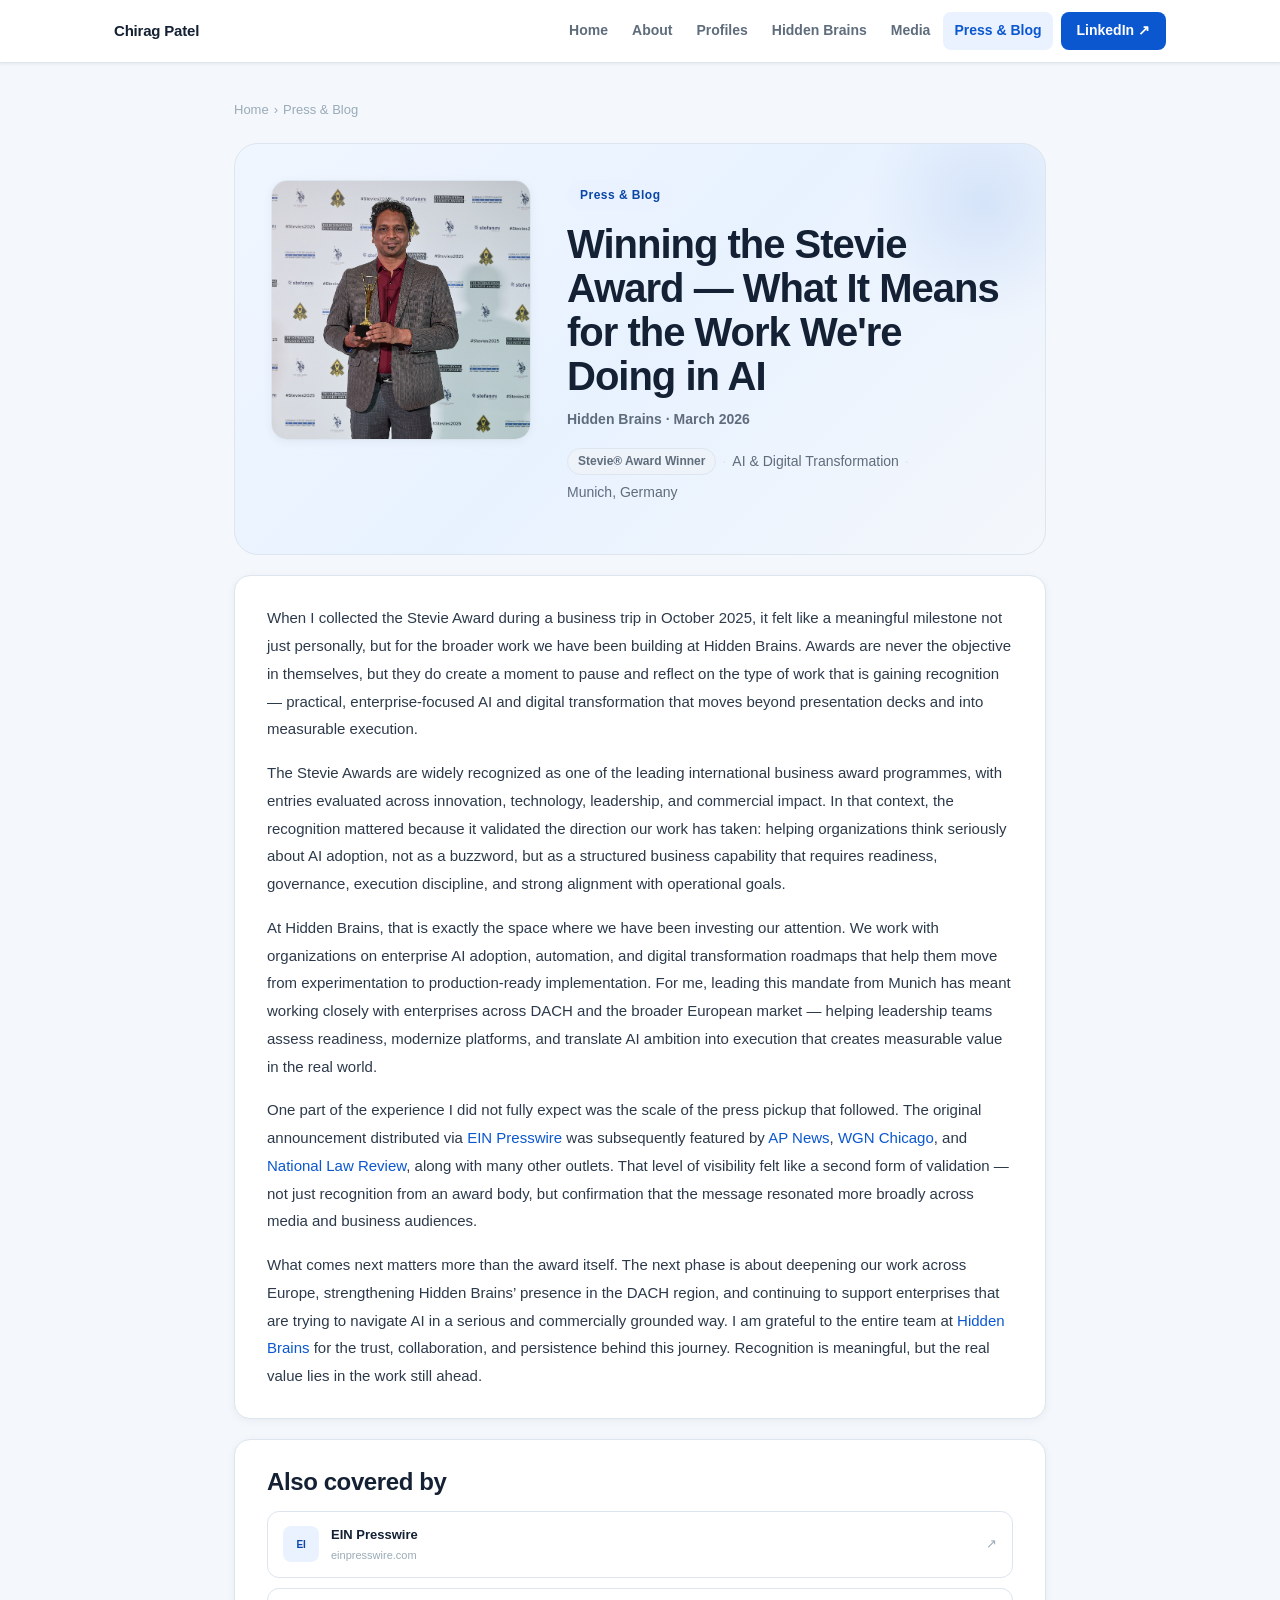
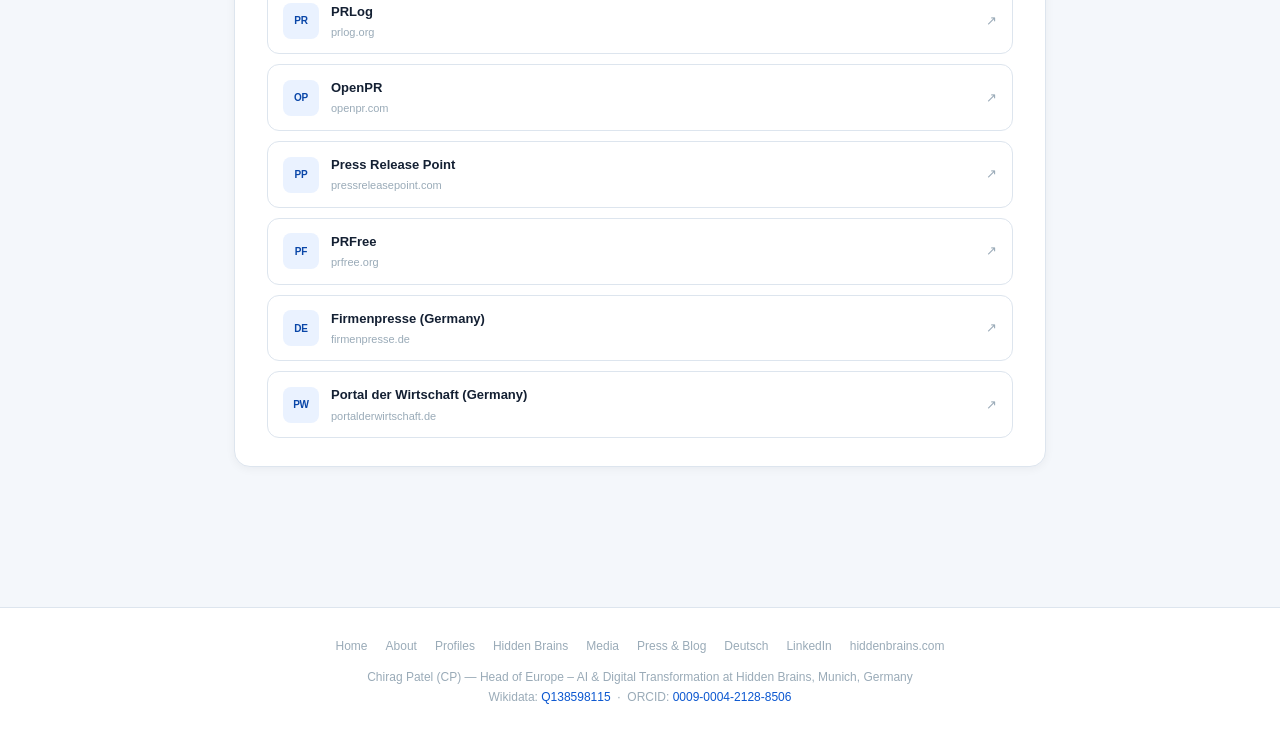
<file: blog-stevie-award-ai-transformation.html>
<!DOCTYPE html>
<html lang="en">
<head>
<meta charset="UTF-8"/>
<meta name="viewport" content="width=device-width,initial-scale=1.0"/>
<title>Winning the Stevie Award — What It Means for AI & Digital Transformation at Hidden Brains | Chirag Patel</title>
<meta name="description" content="Chirag Patel of Hidden Brains reflects on winning the Stevie Award for AI & Digital Transformation Excellence, featured on AP News, WGN Chicago, and 130+ global publications."/>
<meta name="author" content="Chirag Patel"/>
<meta name="robots" content="index, follow"/>
<link rel="canonical" href="https://chiragpateltech.com/blog-stevie-award-ai-transformation"/>
<link rel="alternate" hreflang="en" href="https://chiragpateltech.com/blog-stevie-award-ai-transformation"/>
<link rel="alternate" hreflang="x-default" href="https://chiragpateltech.com/blog-stevie-award-ai-transformation"/>
<meta name="google-site-verification" content="b51nEF5Mv8X1yjSTfAau5msGA1bmDhkhypOXOXztSyU"/>
<meta name="msvalidate.01" content="3B73894235598F8B4BD6E9AF2F47E3A2"/>
<meta name="p:domain_verify" content="a752d822ec70c8e06800a8be96e46be3"/>
<meta property="og:title" content="Winning the Stevie Award — What It Means for AI & Digital Transformation at Hidden Brains | Chirag Patel"/>
<meta property="og:description" content="Chirag Patel of Hidden Brains reflects on winning the Stevie Award for AI & Digital Transformation Excellence, featured on AP News, WGN Chicago, and 130+ global publications."/>
<meta property="og:type" content="article"/>
<meta property="og:url" content="https://chiragpateltech.com/blog-stevie-award-ai-transformation"/>
<meta property="og:image" content="https://chiragpateltech.com/chirag-patel-stevie-trophy-landscape.jpg"/>
<meta property="og:image:alt" content="Chirag Patel holding Stevie Award trophy at ceremony in Lisbon, Portugal 2025"/>
<meta property="og:site_name" content="Chirag Patel"/>
<meta property="og:locale" content="en_GB"/>
<meta property="profile:first_name" content="Chirag"/>
<meta property="profile:last_name" content="Patel"/>
<meta property="profile:username" content="chiragpateltech"/>
<meta name="twitter:card" content="summary_large_image"/>
<meta name="twitter:site" content="@chiragpateltech"/>
<meta name="twitter:creator" content="@chiragpateltech"/>
<meta name="twitter:title" content="Winning the Stevie Award — What It Means for AI & Digital Transformation at Hidden Brains"/>
<meta name="twitter:description" content="Chirag Patel of Hidden Brains reflects on winning the Stevie Award for AI & Digital Transformation Excellence, featured on AP News, WGN Chicago, and 130+ global publications."/>
<meta name="twitter:image" content="https://chiragpateltech.com/chirag-patel-stevie-trophy-landscape.jpg"/>
<link rel="stylesheet" href="/style.css"/>
<script type="application/ld+json">
{"@context":"https://schema.org","@graph":[
{"@type":"WebSite","@id":"https://chiragpateltech.com/#website","url":"https://chiragpateltech.com/","name":"Chirag Patel","inLanguage":"en","description":"Official website of Chirag Patel (CP), Head of Europe – AI & Digital Transformation at Hidden Brains, Munich, Germany."},
{"@type":"Organization","@id":"https://www.hiddenbrains.com/#organization","name":"Hidden Brains","url":"https://www.hiddenbrains.com/"},
{"@type":"Person","@id":"https://chiragpateltech.com/#person","name":"Chirag Patel","alternateName":"CP","url":"https://chiragpateltech.com/","telephone":"+49-15792376719","email":"chirag.hpatel@hiddenbrains.in","image":{"@type":"ImageObject","url":"https://chiragpateltech.com/chirag-patel-head-of-europe-ai-digital-transformation.jpg","caption":"Chirag Patel, Head of Europe – AI & Digital Transformation at Hidden Brains, Munich, Germany"},"jobTitle":"Head of Europe – AI & Digital Transformation","description":"Chirag Patel (CP) is Head of Europe – AI & Digital Transformation at Hidden Brains, based in Munich, Germany. Stevie® Award-winning technology leader working with enterprises across DACH, BENELUX, and the Nordics on AI adoption and digital transformation.","award":"Stevie® Award","nationality":{"@type":"Country","name":"India"},"knowsLanguage":["en","de","hi"],"address":{"@type":"PostalAddress","addressLocality":"Munich","addressRegion":"Bavaria","addressCountry":"DE"},"worksFor":{"@id":"https://www.hiddenbrains.com/#organization"},"affiliation":{"@id":"https://www.hiddenbrains.com/#organization"}},
{"@type":"WebPage","@id":"https://chiragpateltech.com/blog-stevie-award-ai-transformation#webpage","url":"https://chiragpateltech.com/blog-stevie-award-ai-transformation","name":"Winning the Stevie Award — What It Means for AI & Digital Transformation at Hidden Brains | Chirag Patel","isPartOf":{"@id":"https://chiragpateltech.com/#website"},"about":{"@id":"https://chiragpateltech.com/#person"},"mainEntity":{"@id":"https://chiragpateltech.com/blog-stevie-award-ai-transformation#post"},"inLanguage":"en"},
{"@type":"BlogPosting","@id":"https://chiragpateltech.com/blog-stevie-award-ai-transformation#post","headline":"Winning the Stevie Award — What It Means for the Work We're Doing in AI","description":"Chirag Patel of Hidden Brains reflects on winning the Stevie Award for AI & Digital Transformation Excellence, featured on AP News, WGN Chicago, and 130+ global publications.","image":"https://chiragpateltech.com/chirag-patel-stevie-trophy-landscape.jpg","datePublished":"2026-03-26","dateModified":"2026-03-26","author":{"@id":"https://chiragpateltech.com/#person"},"publisher":{"@id":"https://www.hiddenbrains.com/#organization"},"mainEntityOfPage":{"@id":"https://chiragpateltech.com/blog-stevie-award-ai-transformation#webpage"}}
]}
</script>
<style>
.blog-hero{background:linear-gradient(135deg,#f0f6ff 0%,#e8f2ff 50%,#f4f7fb 100%);border-radius:var(--r-xl);padding:36px;border:1px solid var(--line);margin-bottom:20px;overflow:hidden;position:relative}
.blog-hero::after{content:"";position:absolute;top:-60px;right:-60px;width:240px;height:240px;background:radial-gradient(circle,rgba(11,87,208,.1) 0%,transparent 70%);pointer-events:none}
.blog-hero .hero-grid{position:relative;z-index:1}
.blog-subhead{font-size:14px;color:var(--muted);font-weight:600;margin-bottom:16px}
.blog-copy p{font-size:15px;color:#2d3a4b;line-height:1.85;margin-bottom:16px}
.blog-copy p:last-child{margin-bottom:0}
.coverage-list{display:grid;gap:10px;margin-top:14px}
.gap-top{margin-top:20px}
@media(max-width:768px){.blog-hero{padding:24px}}
</style>
</head>
<body>

<nav class="sitenav">
  <div class="nav-inner">
    <a class="nav-brand" href="/" title="Chirag Patel — Home">Chirag Patel</a>
    <div class="nav-links" id="navlinks">
      <a href="/" title="Home">Home</a>
      <a href="/about-chirag-patel" title="About Chirag Patel">About</a>
      <a href="/profiles" title="Official Profiles">Profiles</a>
      <a href="/chirag-patel-hidden-brains" title="Chirag Patel at Hidden Brains">Hidden Brains</a>
      <a href="/media" title="Media & Press">Media</a>
      <a href="/blog-stevie-award-ai-transformation" class="act" title="Press & Blog">Press &amp; Blog</a>
      <a class="nav-cta" href="https://www.linkedin.com/in/cp-chiragpatel" target="_blank" rel="noopener" title="Connect on LinkedIn">LinkedIn ↗</a>
    </div>
    <button class="nav-toggle" id="navtoggle" aria-label="Open menu"><span></span><span></span><span></span></button>
  </div>
</nav>

<div class="wrap wrap-n">

  <div class="breadcrumb">
    <a href="/" title="Chirag Patel Home">Home</a>
    <span class="breadcrumb-sep">›</span>
    <span>Press &amp; Blog</span>
  </div>

  <section class="blog-hero">
    <div class="hero-grid">
      <div class="hero-photo-wrap">
        <img class="hero-photo" src="/chirag-patel-stevie-trophy-landscape.jpg" alt="Chirag Patel holding Stevie Award trophy at ceremony in Lisbon, Portugal 2025" width="820" height="520" loading="eager" fetchpriority="high"/>
      </div>
      <div>
        <div class="eyebrow">Press &amp; Blog</div>
        <h1 class="page-title">Winning the Stevie Award — What It Means for the Work We're Doing in AI</h1>
        <div class="blog-subhead">Hidden Brains · March 2026</div>
        <div class="meta-line">
          <span class="meta-tag">Stevie® Award Winner</span>
          <span class="meta-dot">·</span>
          <span>AI &amp; Digital Transformation</span>
          <span class="meta-dot">·</span>
          <span>Munich, Germany</span>
        </div>
      </div>
    </div>
  </section>

  <div class="card">
    <div class="blog-copy">
      <p>When I collected the Stevie Award during a business trip in October 2025, it felt like a meaningful milestone not just personally, but for the broader work we have been building at Hidden Brains. Awards are never the objective in themselves, but they do create a moment to pause and reflect on the type of work that is gaining recognition — practical, enterprise-focused AI and digital transformation that moves beyond presentation decks and into measurable execution.</p>

      <p>The Stevie Awards are widely recognized as one of the leading international business award programmes, with entries evaluated across innovation, technology, leadership, and commercial impact. In that context, the recognition mattered because it validated the direction our work has taken: helping organizations think seriously about AI adoption, not as a buzzword, but as a structured business capability that requires readiness, governance, execution discipline, and strong alignment with operational goals.</p>

      <p>At Hidden Brains, that is exactly the space where we have been investing our attention. We work with organizations on enterprise AI adoption, automation, and digital transformation roadmaps that help them move from experimentation to production-ready implementation. For me, leading this mandate from Munich has meant working closely with enterprises across DACH and the broader European market — helping leadership teams assess readiness, modernize platforms, and translate AI ambition into execution that creates measurable value in the real world.</p>

      <p>One part of the experience I did not fully expect was the scale of the press pickup that followed. The original announcement distributed via <a href="https://www.einpresswire.com/article/901660516/chirag-patel-wins-stevie-award-for-ai-and-digital-transformation-excellence" target="_blank" rel="noopener" title="EIN Presswire original release">EIN Presswire</a> was subsequently featured by <a href="https://apnews.com/press-release/ein-presswire-newsmatics/chirag-patel-wins-stevie-award-for-ai-and-digital-transformation-excellence-bff6a86cfa01e59e1eb6a639d35866a0" target="_blank" rel="noopener" title="AP News coverage of Chirag Patel Stevie Award">AP News</a>, <a href="https://wgntv.com/business/press-releases/ein-presswire/901660516/chirag-patel-wins-stevie-award-for-ai-and-digital-transformation-excellence" target="_blank" rel="noopener" title="WGN Chicago coverage of Chirag Patel Stevie Award">WGN Chicago</a>, and <a href="https://natlawreview.com/press-releases/chirag-patel-wins-stevie-award-ai-and-digital-transformation-excellence" target="_blank" rel="noopener" title="National Law Review coverage of Chirag Patel Stevie Award">National Law Review</a>, along with many other outlets. That level of visibility felt like a second form of validation — not just recognition from an award body, but confirmation that the message resonated more broadly across media and business audiences.</p>

      <p>What comes next matters more than the award itself. The next phase is about deepening our work across Europe, strengthening Hidden Brains’ presence in the DACH region, and continuing to support enterprises that are trying to navigate AI in a serious and commercially grounded way. I am grateful to the entire team at <a href="https://www.hiddenbrains.com/" target="_blank" rel="noopener" title="Hidden Brains">Hidden Brains</a> for the trust, collaboration, and persistence behind this journey. Recognition is meaningful, but the real value lies in the work still ahead.</p>
    </div>
  </div>

  <div class="card gap-top">
    <h2 class="sec-title">Also covered by</h2>
    <div class="coverage-list">
      <a class="p-row" href="https://www.einpresswire.com/article/901660516/chirag-patel-wins-stevie-award-for-ai-and-digital-transformation-excellence" target="_blank" rel="noopener" title="EIN Presswire">
        <div class="p-icon">EI</div>
        <div class="p-info">
          <div class="p-name">EIN Presswire</div>
          <div class="p-handle">einpresswire.com</div>
        </div>
        <span class="p-arr">↗</span>
      </a>

      <a class="p-row" href="https://www.prlog.org/13131289" target="_blank" rel="noopener" title="PRLog">
        <div class="p-icon">PR</div>
        <div class="p-info">
          <div class="p-name">PRLog</div>
          <div class="p-handle">prlog.org</div>
        </div>
        <span class="p-arr">↗</span>
      </a>

      <a class="p-row" href="https://www.openpr.com/news/4438475.html" target="_blank" rel="noopener" title="OpenPR">
        <div class="p-icon">OP</div>
        <div class="p-info">
          <div class="p-name">OpenPR</div>
          <div class="p-handle">openpr.com</div>
        </div>
        <span class="p-arr">↗</span>
      </a>

      <a class="p-row" href="https://www.pressreleasepoint.com/hidden-brains-announces-chirag-patel-head-europe-ai-and-digital-transformation" target="_blank" rel="noopener" title="Press Release Point">
        <div class="p-icon">PP</div>
        <div class="p-info">
          <div class="p-name">Press Release Point</div>
          <div class="p-handle">pressreleasepoint.com</div>
        </div>
        <span class="p-arr">↗</span>
      </a>

      <a class="p-row" href="https://prfree.org/@chiragpatelhiddenbrains/chirag-patel-of-hidden-brains-wins-stevie-award-for-ai-and-digital-transformation-excellence-i57zz0sjqob3" target="_blank" rel="noopener" title="PRFree">
        <div class="p-icon">PF</div>
        <div class="p-info">
          <div class="p-name">PRFree</div>
          <div class="p-handle">prfree.org</div>
        </div>
        <span class="p-arr">↗</span>
      </a>

      <a class="p-row" href="https://www.firmenpresse.de/pressinfo2240172.html" target="_blank" rel="noopener" title="Firmenpresse">
        <div class="p-icon">DE</div>
        <div class="p-info">
          <div class="p-name">Firmenpresse (Germany)</div>
          <div class="p-handle">firmenpresse.de</div>
        </div>
        <span class="p-arr">↗</span>
      </a>

      <a class="p-row" href="https://www.portalderwirtschaft.de/pressemitteilung/it-new-media-software/407953/chirag-patel-hidden-brains-stevie-award-ki-digitale-transformation.html" target="_blank" rel="noopener" title="Portal der Wirtschaft">
        <div class="p-icon">PW</div>
        <div class="p-info">
          <div class="p-name">Portal der Wirtschaft (Germany)</div>
          <div class="p-handle">portalderwirtschaft.de</div>
        </div>
        <span class="p-arr">↗</span>
      </a>
    </div>
  </div>

</div>

<footer class="site-footer">
  <div class="footer-links">
    <a href="/" title="Home">Home</a>
    <a href="/about-chirag-patel" title="About">About</a>
    <a href="/profiles" title="Profiles">Profiles</a>
    <a href="/chirag-patel-hidden-brains" title="Hidden Brains">Hidden Brains</a>
    <a href="/media" title="Media">Media</a>
    <a href="/blog-stevie-award-ai-transformation" title="Press & Blog">Press &amp; Blog</a>
    <a href="/chirag-patel-muenchen" title="Deutsch">Deutsch</a>
    <a href="https://www.linkedin.com/in/cp-chiragpatel" target="_blank" rel="noopener" title="LinkedIn">LinkedIn</a>
    <a href="https://www.hiddenbrains.com/" target="_blank" rel="noopener" title="Hidden Brains">hiddenbrains.com</a>
  </div>
  <div class="footer-copy">
    Chirag Patel (CP) — Head of Europe – AI &amp; Digital Transformation at Hidden Brains, Munich, Germany<br>
    Wikidata: <a href="https://www.wikidata.org/wiki/Q138598115" target="_blank" rel="noopener">Q138598115</a> &nbsp;·&nbsp;
    ORCID: <a href="https://orcid.org/0009-0004-2128-8506" target="_blank" rel="noopener">0009-0004-2128-8506</a>
  </div>
</footer>

<script>
document.getElementById('navtoggle').addEventListener('click',function(){
  document.getElementById('navlinks').classList.toggle('open');
});
</script>
</body>
</html>
</file>
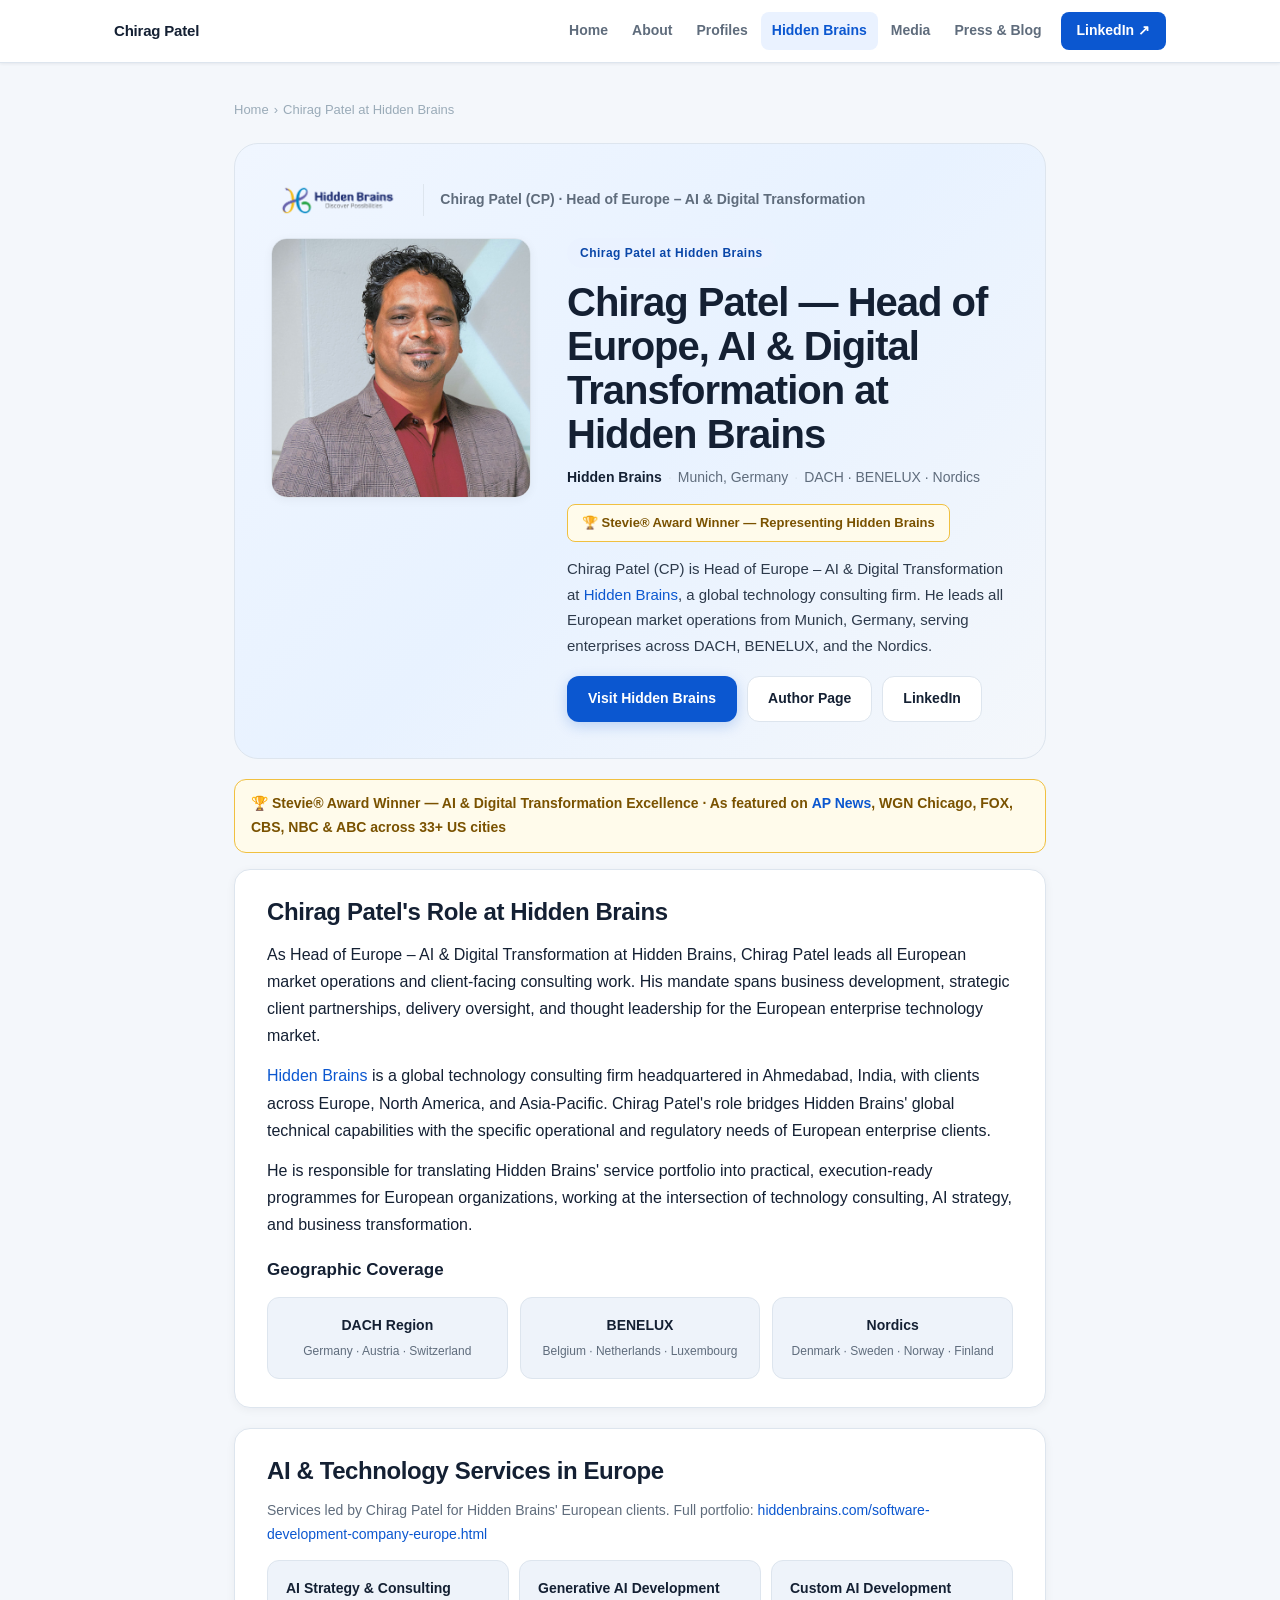
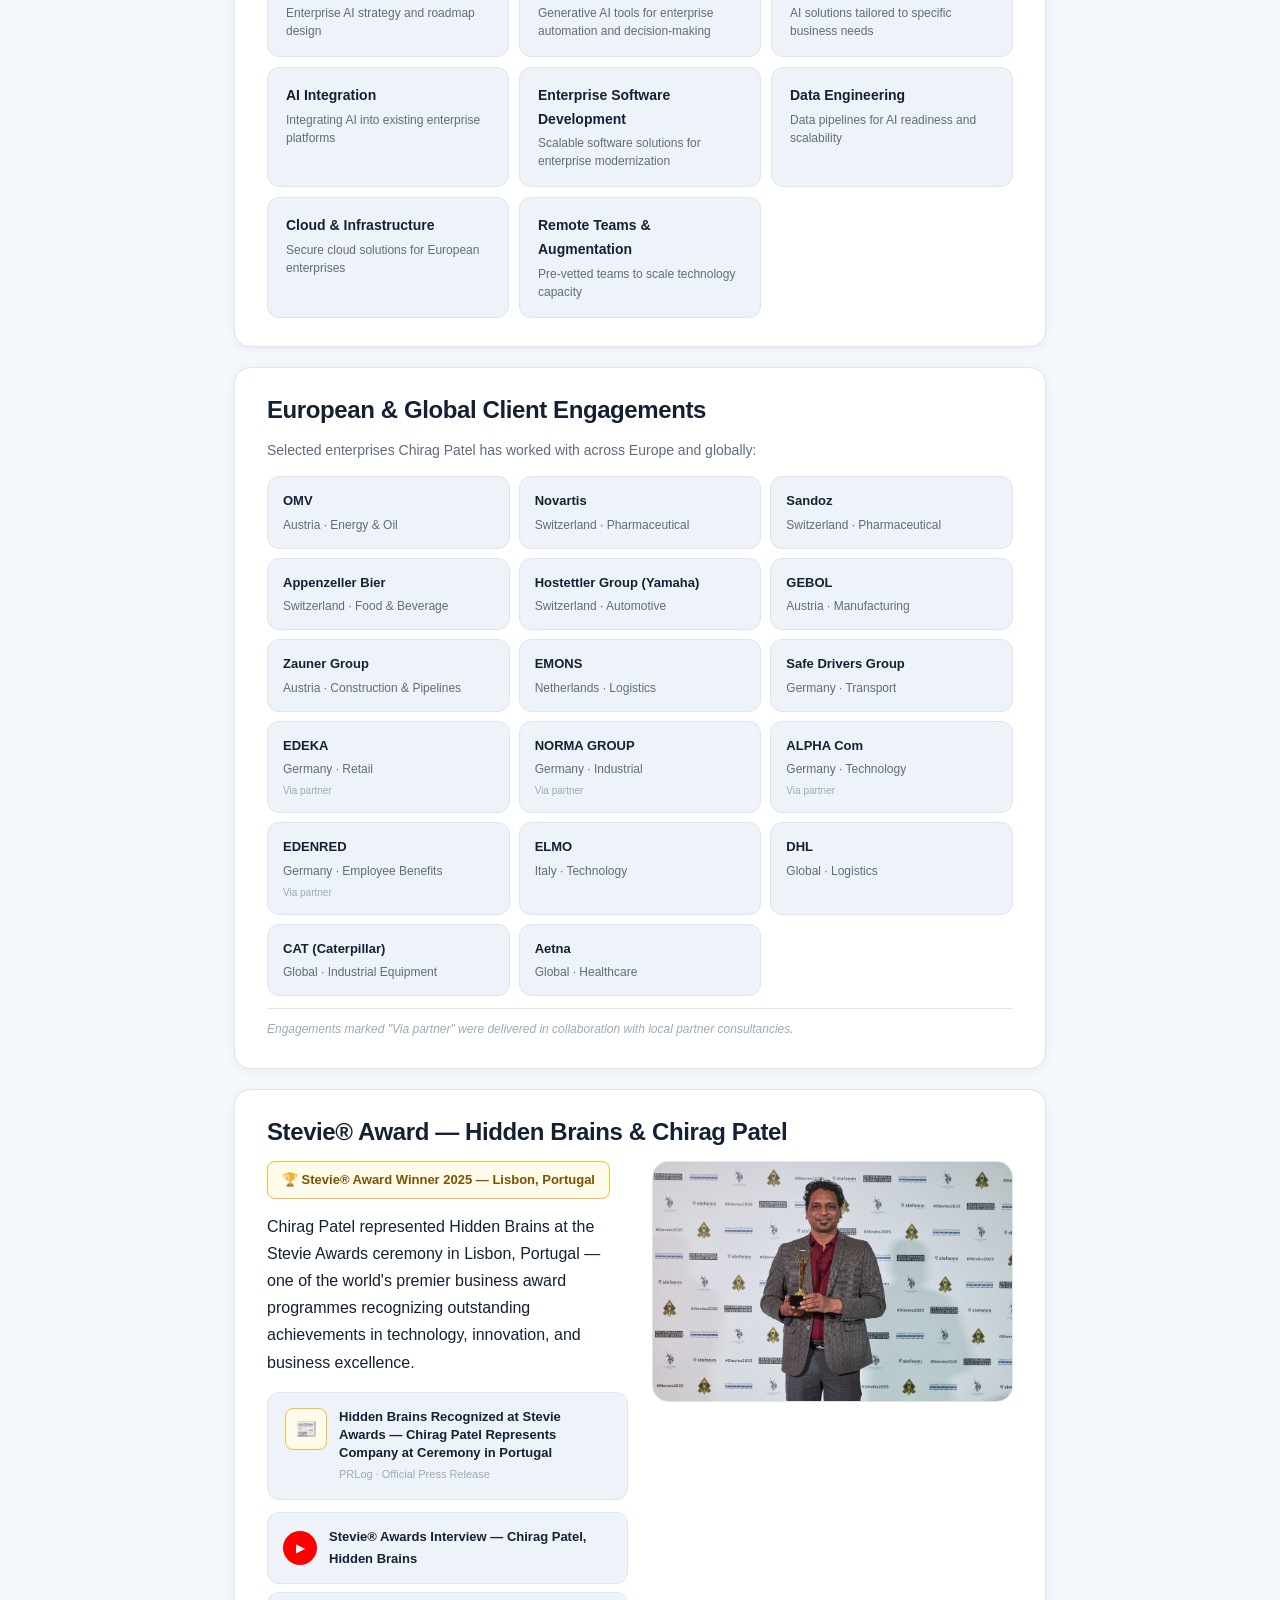
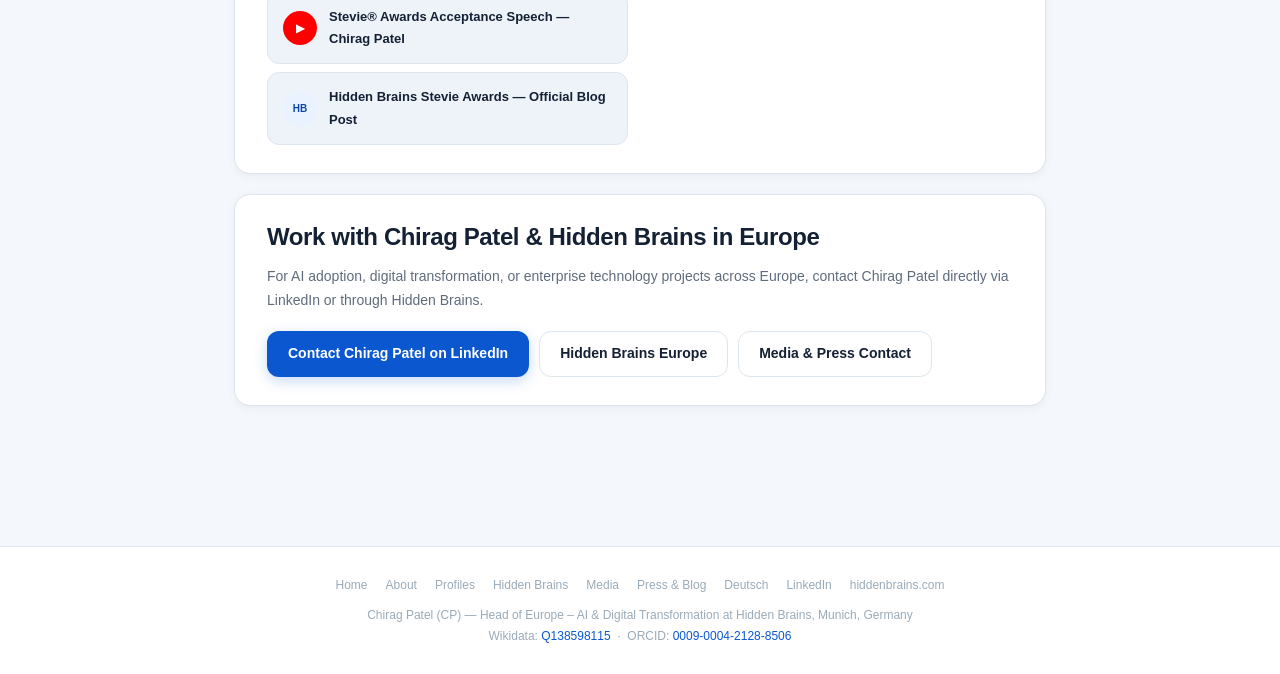
<file: chirag-patel-hidden-brains.html>
<!DOCTYPE html>
<html lang="en">
<head>
<meta charset="UTF-8"/>
<meta name="viewport" content="width=device-width,initial-scale=1.0"/>
<title>Chirag Patel at Hidden Brains — AI & Digital Transformation</title>
<meta name="description" content="Chirag Patel (CP) leads Hidden Brains' European operations as Head of Europe – AI & Digital Transformation, based in Munich, Germany."/>
<meta name="author" content="Chirag Patel"/>
<meta name="robots" content="index, follow"/>
<link rel="canonical" href="https://chiragpateltech.com/chirag-patel-hidden-brains"/>
<link rel="alternate" hreflang="en" href="https://chiragpateltech.com/chirag-patel-hidden-brains"/>
<link rel="alternate" hreflang="x-default" href="https://chiragpateltech.com/chirag-patel-hidden-brains"/>
<meta property="og:title" content="Chirag Patel at Hidden Brains | Head of Europe – AI & Digital Transformation"/>
<meta property="og:description" content="Chirag Patel (CP) is Head of Europe – AI & Digital Transformation at Hidden Brains, working with enterprises across DACH, BENELUX, and the Nordics."/>
<meta property="og:type" content="profile"/>
<meta property="og:url" content="https://chiragpateltech.com/chirag-patel-hidden-brains"/>
<meta property="og:image" content="https://chiragpateltech.com/chirag-patel-stevie-trophy-landscape.jpg"/>
<meta property="og:image:alt" content="Chirag Patel holding Stevie Award trophy at ceremony in Lisbon, Portugal 2025"/>
<meta property="og:site_name" content="Chirag Patel"/>
<meta property="og:locale" content="en_GB"/>
<meta property="profile:first_name" content="Chirag"/>
<meta property="profile:last_name" content="Patel"/>
<meta property="profile:username" content="chiragpateltech"/>
<meta name="twitter:card" content="summary_large_image"/>
<meta name="twitter:site" content="@chiragpateltech"/>
<meta name="twitter:creator" content="@chiragpateltech"/>
<meta name="twitter:title" content="Chirag Patel at Hidden Brains | Head of Europe – AI & Digital Transformation"/>
<meta name="twitter:description" content="Chirag Patel (CP) leads Hidden Brains' European AI and digital transformation practice from Munich, Germany."/>
<meta name="twitter:image" content="https://chiragpateltech.com/chirag-patel-stevie-trophy-landscape.jpg"/>
<link rel="stylesheet" href="/style.css"/>
<script type="application/ld+json">
{"@context":"https://schema.org","@graph":[
{"@type":"WebSite","@id":"https://chiragpateltech.com/#website","url":"https://chiragpateltech.com/","name":"Chirag Patel","inLanguage":"en"},
{"@type":"Organization","@id":"https://www.hiddenbrains.com/#organization","name":"Hidden Brains","url":"https://www.hiddenbrains.com/","logo":"https://chiragpateltech.com/hidden-brains-logo-landscape.png"},
{"@type":"Person","@id":"https://chiragpateltech.com/#person","name":"Chirag Patel","alternateName":"CP","url":"https://chiragpateltech.com/","telephone":"+49-15792376719","email":"chirag.hpatel@hiddenbrains.in","jobTitle":"Head of Europe – AI & Digital Transformation","description":"Chirag Patel (CP) is Head of Europe – AI & Digital Transformation at Hidden Brains, based in Munich, Germany. Stevie® Award-winning technology leader helping enterprises across Europe adopt AI and execute digital transformation strategies.","award":"Stevie® Award","nationality":{"@type":"Country","name":"India"},"knowsLanguage":["en","de","hi"],"image":{"@type":"ImageObject","url":"https://chiragpateltech.com/chirag-patel-head-of-europe-ai-digital-transformation.jpg","caption":"Chirag Patel, Head of Europe – AI & Digital Transformation at Hidden Brains, Munich, Germany"},"address":{"@type":"PostalAddress","addressLocality":"Munich","addressRegion":"Bavaria","addressCountry":"DE"},"worksFor":{"@id":"https://www.hiddenbrains.com/#organization"},"affiliation":{"@id":"https://www.hiddenbrains.com/#organization"},"knowsAbout":["Artificial Intelligence","Digital Transformation","Enterprise Technology","AI Strategy","Generative AI","Industry 4.0","Enterprise Automation","Technology Consulting"],"sameAs":["https://www.linkedin.com/in/cp-chiragpatel","https://www.wikidata.org/wiki/Q138598115","https://orcid.org/0009-0004-2128-8506","https://github.com/hbchirag","https://medium.com/@chiragpateltech","https://www.crunchbase.com/person/chirag-patel-a40a","https://huggingface.co/chiragpateltech","https://sessionize.com/chiragpateltech","https://x.com/chiragpateltech","https://substack.com/@chiragpateltech","https://speakerdeck.com/chiragpateltech","https://stackoverflow.com/users/3539782/chirag-patel","https://www.hiddenbrains.com/blog/author/chiragpatel","https://www.hiddenbrains.com/blog/chirag-patel-head-of-europe.html","https://dev.to/chiragpateltech","https://www.xing.com/profile/Chirag_Patel011835","https://www.quora.com/profile/Chirag-Patel-434","https://gravatar.com/chiragpateltech","https://www.producthunt.com/@chiragpatelhiddenbrains","https://wellfound.com/u/chiragpateltech","https://www.indiehackers.com/chiragpateltech","https://independent.academia.edu/chiragpateltech","https://www.scribd.com/user/chiragpateltech","https://www.scribd.com/document/1016188378","https://www.scribd.com/presentation/1016188801","https://issuu.com/chiragpatelhiddenbrains","https://issuu.com/chiragpatelhiddenbrains/docs/from_ai_experimentation_to_production_a_framework","https://issuu.com/chiragpatelhiddenbrains/docs/enterprise_ai_adoption_in_europe_challenges_patt","https://gitlab.com/chiragpateltech","https://flipboard.com/@chiragpateltech","https://vimeo.com/chiragpateltech","https://www.reddit.com/user/chirag_patel_hb/","https://www.slideshare.net/ChiragPatel167414","https://about.me/chiragpatelhb","https://de.pinterest.com/chiragpateltecheu/","https://www.flickr.com/people/chiragpatelhiddenbrains","https://unsplash.com/@chiragpateltech","https://500px.com/p/chiragpateltech","https://www.tumblr.com/chiragpateltech","https://wordpress.com/reader/users/chiragpateltech","https://bsky.app/profile/chiragpateltech.bsky.social","https://mastodon.social/@chiragpatel","https://www.youtube.com/@chiragpateltech","https://www.youtube.com/watch?v=zhTV5Y3raMI","https://www.youtube.com/watch?v=dyERn0jrpK0","https://www.f6s.com/chirag-patel-hiddenbrains","https://www.prlog.org/13131289","https://chiragpateltech.com/about-chirag-patel/"]},
{"@type":"WebPage","@id":"https://chiragpateltech.com/chirag-patel-hidden-brains#webpage","url":"https://chiragpateltech.com/chirag-patel-hidden-brains","name":"Chirag Patel at Hidden Brains | Head of Europe – AI & Digital Transformation","isPartOf":{"@id":"https://chiragpateltech.com/#website"},"about":{"@id":"https://chiragpateltech.com/#person"},"inLanguage":"en","breadcrumb":{"@type":"BreadcrumbList","itemListElement":[{"@type":"ListItem","position":1,"name":"Home","item":"https://chiragpateltech.com/"},{"@type":"ListItem","position":2,"name":"Chirag Patel at Hidden Brains","item":"https://chiragpateltech.com/chirag-patel-hidden-brains"}]}}
]}
</script>
<style>
.hb-brand-row{display:flex;align-items:center;gap:16px;margin-bottom:18px}
.hb-logo-img{height:40px;width:auto}
.hb-divider{width:1px;height:32px;background:var(--line)}
.hb-brand-text{font-size:14px;font-weight:600;color:var(--muted)}
.service-g{display:grid;grid-template-columns:repeat(auto-fill,minmax(220px,1fr));gap:10px;margin-top:12px}
.gap-top{margin-top:20px}
@media(max-width:600px){.hb-brand-row{flex-wrap:wrap}.hb-divider{display:none}}
</style>
</head>
<body>
<nav class="sitenav">
  <div class="nav-inner">
    <a class="nav-brand" href="/" title="Chirag Patel — Home">Chirag Patel</a>
    <div class="nav-links" id="navlinks">
      <a href="/" title="Home">Home</a>
      <a href="/about-chirag-patel" title="About Chirag Patel">About</a>
      <a href="/profiles" title="Official Profiles">Profiles</a>
      <a href="/chirag-patel-hidden-brains" class="act" title="Chirag Patel at Hidden Brains">Hidden Brains</a>
      <a href="/media" title="Media & Press">Media</a>
      <a href="/blog-stevie-award-ai-transformation" title="Press & Blog">Press &amp; Blog</a>
      <a class="nav-cta" href="https://www.linkedin.com/in/cp-chiragpatel" target="_blank" rel="noopener" title="LinkedIn">LinkedIn ↗</a>
    </div>
    <button class="nav-toggle" id="navtoggle" aria-label="Open menu"><span></span><span></span><span></span></button>
  </div>
</nav>
<div class="wrap wrap-n">
  <div class="breadcrumb">
    <a href="/" title="Home">Home</a>
    <span class="breadcrumb-sep">›</span>
    <span>Chirag Patel at Hidden Brains</span>
  </div>
  <div class="page-hero">
    <div class="hb-brand-row">
      <a href="https://www.hiddenbrains.com/" target="_blank" rel="noopener" title="Hidden Brains Website">
        <img class="hb-logo-img" src="/hidden-brains-logo-landscape.png" alt="Hidden Brains — Discover Possibilities" loading="eager"/>
      </a>
      <div class="hb-divider"></div>
      <div class="hb-brand-text">Chirag Patel (CP) · Head of Europe – AI &amp; Digital Transformation</div>
    </div>
    <div class="hero-grid">
      <div class="hero-photo-wrap">
        <img class="hero-photo" src="/chirag-patel-head-of-europe-ai-digital-transformation.jpg" alt="Chirag Patel, Head of Europe – AI & Digital Transformation at Hidden Brains, Munich, Germany" width="520" height="520" loading="eager"/>
      </div>
      <div>
        <div class="eyebrow">Chirag Patel at Hidden Brains</div>
        <h1 class="page-title">Chirag Patel — Head of Europe, AI &amp; Digital Transformation at Hidden Brains</h1>
        <div class="meta-line">
          <a href="https://www.hiddenbrains.com/" target="_blank" rel="noopener" title="Hidden Brains" style="font-weight:700;color:var(--text)">Hidden Brains</a>
          <span class="meta-dot">·</span><span>Munich, Germany</span>
          <span class="meta-dot">·</span><span>DACH · BENELUX · Nordics</span>
        </div>
        <div class="award-badge" style="margin-bottom:14px">🏆 Stevie® Award Winner — Representing Hidden Brains</div>
        <p style="font-size:15px;color:#2d3a4b">Chirag Patel (CP) is Head of Europe – AI &amp; Digital Transformation at <a href="https://www.hiddenbrains.com/" target="_blank" rel="noopener" title="Hidden Brains">Hidden Brains</a>, a global technology consulting firm. He leads all European market operations from Munich, Germany, serving enterprises across DACH, BENELUX, and the Nordics.</p>
        <div class="btn-group">
          <a class="btn btn-p" href="https://www.hiddenbrains.com/" target="_blank" rel="noopener" title="Hidden Brains Website">Visit Hidden Brains</a>
          <a class="btn btn-s" href="https://www.hiddenbrains.com/blog/author/chiragpatel" target="_blank" rel="noopener" title="Chirag Patel HB Author Page">Author Page</a>
          <a class="btn btn-s" href="https://www.linkedin.com/in/cp-chiragpatel" target="_blank" rel="noopener" title="Chirag Patel LinkedIn">LinkedIn</a>
        </div>
      </div>
    </div>
  </div>

    <!-- TRUST BAR -->
  <div style="background:var(--gold-soft);border:1px solid var(--gold-border);color:var(--gold);padding:12px 16px;border-radius:var(--r-md);font-size:14px;font-weight:600;margin-bottom:16px">
    🏆 Stevie® Award Winner — AI &amp; Digital Transformation Excellence · As featured on 
    <a href="https://apnews.com/press-release/ein-presswire-newsmatics/chirag-patel-wins-stevie-award-for-ai-and-digital-transformation-excellence-bff6a86cfa01e59e1eb6a639d35866a0" target="_blank" rel="noopener" style="color:var(--accent);font-weight:700">AP News</a>, 
    WGN Chicago, FOX, CBS, NBC &amp; ABC across 33+ US cities
  </div>
  
  <div class="card">
    <h2 class="sec-title">Chirag Patel's Role at Hidden Brains</h2>
    <p>As Head of Europe – AI &amp; Digital Transformation at Hidden Brains, Chirag Patel leads all European market operations and client-facing consulting work. His mandate spans business development, strategic client partnerships, delivery oversight, and thought leadership for the European enterprise technology market.</p>
    <p><a href="https://www.hiddenbrains.com/" target="_blank" rel="noopener" title="Hidden Brains">Hidden Brains</a> is a global technology consulting firm headquartered in Ahmedabad, India, with clients across Europe, North America, and Asia-Pacific. Chirag Patel's role bridges Hidden Brains' global technical capabilities with the specific operational and regulatory needs of European enterprise clients.</p>
    <p>He is responsible for translating Hidden Brains' service portfolio into practical, execution-ready programmes for European organizations, working at the intersection of technology consulting, AI strategy, and business transformation.</p>
    <h3 class="sub-title" style="margin-top:18px">Geographic Coverage</h3>
    <div class="r-grid">
      <div class="r-item"><div class="r-name">DACH Region</div><div class="r-sub">Germany · Austria · Switzerland</div></div>
      <div class="r-item"><div class="r-name">BENELUX</div><div class="r-sub">Belgium · Netherlands · Luxembourg</div></div>
      <div class="r-item"><div class="r-name">Nordics</div><div class="r-sub">Denmark · Sweden · Norway · Finland</div></div>
    </div>
  </div>
  <div class="card gap-top">
    <h2 class="sec-title">AI &amp; Technology Services in Europe</h2>
    <p style="font-size:14px;color:var(--muted)">Services led by Chirag Patel for Hidden Brains' European clients. Full portfolio: <a href="https://www.hiddenbrains.com/software-development-company-europe.html" target="_blank" rel="noopener" title="Hidden Brains Europe">hiddenbrains.com/software-development-company-europe.html</a></p>
    <div class="service-g">
      <a class="svc-item" href="https://www.hiddenbrains.com/ai-strategy-consulting.html" target="_blank" rel="noopener" title="AI Strategy"><div class="svc-name">AI Strategy &amp; Consulting</div><div class="svc-desc">Enterprise AI strategy and roadmap design</div></a>
      <a class="svc-item" href="https://www.hiddenbrains.com/generative-ai-development-services.html" target="_blank" rel="noopener" title="Generative AI"><div class="svc-name">Generative AI Development</div><div class="svc-desc">Generative AI tools for enterprise automation and decision-making</div></a>
      <a class="svc-item" href="https://www.hiddenbrains.com/custom-ai-development-services.html" target="_blank" rel="noopener" title="Custom AI"><div class="svc-name">Custom AI Development</div><div class="svc-desc">AI solutions tailored to specific business needs</div></a>
      <a class="svc-item" href="https://www.hiddenbrains.com/ai-integration-services.html" target="_blank" rel="noopener" title="AI Integration"><div class="svc-name">AI Integration</div><div class="svc-desc">Integrating AI into existing enterprise platforms</div></a>
      <a class="svc-item" href="https://www.hiddenbrains.com/software-development.html" target="_blank" rel="noopener" title="Software Development"><div class="svc-name">Enterprise Software Development</div><div class="svc-desc">Scalable software solutions for enterprise modernization</div></a>
      <a class="svc-item" href="https://www.hiddenbrains.com/data-engineering.html" target="_blank" rel="noopener" title="Data Engineering"><div class="svc-name">Data Engineering</div><div class="svc-desc">Data pipelines for AI readiness and scalability</div></a>
      <a class="svc-item" href="https://www.hiddenbrains.com/cloud-infrastructure-services.html" target="_blank" rel="noopener" title="Cloud"><div class="svc-name">Cloud &amp; Infrastructure</div><div class="svc-desc">Secure cloud solutions for European enterprises</div></a>
      <a class="svc-item" href="https://www.hiddenbrains.com/hire-dedicated-developers.html" target="_blank" rel="noopener" title="Remote Teams"><div class="svc-name">Remote Teams &amp; Augmentation</div><div class="svc-desc">Pre-vetted teams to scale technology capacity</div></a>
    </div>
  </div>
  <div class="card gap-top">
    <h2 class="sec-title">European &amp; Global Client Engagements</h2>
    <p style="font-size:14px;color:var(--muted)">Selected enterprises Chirag Patel has worked with across Europe and globally:</p>
    <div class="c-grid">
      <div class="c-item"><div class="c-name">OMV</div><div class="c-meta">Austria · Energy &amp; Oil</div></div>
      <div class="c-item"><div class="c-name">Novartis</div><div class="c-meta">Switzerland · Pharmaceutical</div></div>
      <div class="c-item"><div class="c-name">Sandoz</div><div class="c-meta">Switzerland · Pharmaceutical</div></div>
      <div class="c-item"><div class="c-name">Appenzeller Bier</div><div class="c-meta">Switzerland · Food &amp; Beverage</div></div>
      <div class="c-item"><div class="c-name">Hostettler Group (Yamaha)</div><div class="c-meta">Switzerland · Automotive</div></div>
      <div class="c-item"><div class="c-name">GEBOL</div><div class="c-meta">Austria · Manufacturing</div></div>
      <div class="c-item"><div class="c-name">Zauner Group</div><div class="c-meta">Austria · Construction &amp; Pipelines</div></div>
      <div class="c-item"><div class="c-name">EMONS</div><div class="c-meta">Netherlands · Logistics</div></div>
      <div class="c-item"><div class="c-name">Safe Drivers Group</div><div class="c-meta">Germany · Transport</div></div>
      <div class="c-item"><div class="c-name">EDEKA</div><div class="c-meta">Germany · Retail<div class="c-note">Via partner</div></div></div>
      <div class="c-item"><div class="c-name">NORMA GROUP</div><div class="c-meta">Germany · Industrial<div class="c-note">Via partner</div></div></div>
      <div class="c-item"><div class="c-name">ALPHA Com</div><div class="c-meta">Germany · Technology<div class="c-note">Via partner</div></div></div>
      <div class="c-item"><div class="c-name">EDENRED</div><div class="c-meta">Germany · Employee Benefits<div class="c-note">Via partner</div></div></div>
      <div class="c-item"><div class="c-name">ELMO</div><div class="c-meta">Italy · Technology</div></div>
      <div class="c-item"><div class="c-name">DHL</div><div class="c-meta">Global · Logistics</div></div>
      <div class="c-item"><div class="c-name">CAT (Caterpillar)</div><div class="c-meta">Global · Industrial Equipment</div></div>
      <div class="c-item"><div class="c-name">Aetna</div><div class="c-meta">Global · Healthcare</div></div>
    </div>
    <p class="footnote">Engagements marked "Via partner" were delivered in collaboration with local partner consultancies.</p>
  </div>
  <div class="card gap-top">
    <h2 class="sec-title">Stevie® Award — Hidden Brains &amp; Chirag Patel</h2>
    <div class="g2" style="align-items:start;gap:24px">
      <div>
        <div class="award-badge" style="margin-bottom:14px">🏆 Stevie® Award Winner 2025 — Lisbon, Portugal</div>
        <p>Chirag Patel represented Hidden Brains at the Stevie Awards ceremony in Lisbon, Portugal — one of the world's premier business award programmes recognizing outstanding achievements in technology, innovation, and business excellence.</p>
        <div style="margin-top:16px;display:grid;gap:8px">
          <a class="press-item" href="https://www.prlog.org/13131289-hidden-brains-recognized-at-stevie-awards-chirag-patel-represents-company-at-ceremony-in-portugal.html" target="_blank" rel="noopener" title="PRLog press release">
            <div class="press-icon">📰</div>
            <div><div class="press-title">Hidden Brains Recognized at Stevie Awards — Chirag Patel Represents Company at Ceremony in Portugal</div><div class="press-src">PRLog · Official Press Release</div></div>
          </a>
        </div>
        <div style="margin-top:12px;display:grid;gap:8px">
          <a class="vid-row" href="https://www.youtube.com/watch?v=zhTV5Y3raMI" target="_blank" rel="noopener" title="Interview"><div class="vid-icon">▶</div><div class="vid-title">Stevie® Awards Interview — Chirag Patel, Hidden Brains</div></a>
          <a class="vid-row" href="https://www.youtube.com/watch?v=dyERn0jrpK0" target="_blank" rel="noopener" title="Speech"><div class="vid-icon">▶</div><div class="vid-title">Stevie® Awards Acceptance Speech — Chirag Patel</div></a>
          <a class="vid-row" href="https://www.hiddenbrains.com/blog/hidden-brains-stevie-awards-portugal.html" target="_blank" rel="noopener" title="HB Blog"><div class="vid-icon" style="background:var(--accent-soft);color:var(--accent-dark);font-size:10px">HB</div><div class="vid-title">Hidden Brains Stevie Awards — Official Blog Post</div></a>
        </div>
      </div>
      <div>
        <img src="/chirag-patel-stevie-trophy-landscape.jpg" alt="Chirag Patel holding Stevie Award trophy at ceremony in Lisbon, Portugal 2025, representing Hidden Brains" style="width:100%;border-radius:var(--r-lg);border:1px solid var(--line);object-fit:cover;max-height:340px" loading="lazy"/>
      </div>
    </div>
  </div>
  <div class="card gap-top">
    <h2 class="sec-title">Work with Chirag Patel &amp; Hidden Brains in Europe</h2>
    <p style="color:var(--muted);font-size:14px">For AI adoption, digital transformation, or enterprise technology projects across Europe, contact Chirag Patel directly via LinkedIn or through Hidden Brains.</p>
    <div class="btn-group">
      <a class="btn btn-p" href="https://www.linkedin.com/in/cp-chiragpatel" target="_blank" rel="noopener" title="Contact on LinkedIn">Contact Chirag Patel on LinkedIn</a>
      <a class="btn btn-s" href="https://www.hiddenbrains.com/software-development-company-europe.html" target="_blank" rel="noopener" title="Hidden Brains Europe">Hidden Brains Europe</a>
      <a class="btn btn-s" href="/media" title="Media & press contact">Media &amp; Press Contact</a>
    </div>
  </div>
</div>
<footer class="site-footer">
  <div class="footer-links">
    <a href="/" title="Home">Home</a>
    <a href="/about-chirag-patel" title="About">About</a>
    <a href="/profiles" title="Profiles">Profiles</a>
    <a href="/chirag-patel-hidden-brains" title="Hidden Brains">Hidden Brains</a>
    <a href="/media" title="Media">Media</a>
    <a href="/blog-stevie-award-ai-transformation" title="Press & Blog">Press &amp; Blog</a>
    <a href="/chirag-patel-muenchen" title="Deutsch">Deutsch</a>
    <a href="https://www.linkedin.com/in/cp-chiragpatel" target="_blank" rel="noopener" title="LinkedIn">LinkedIn</a>
    <a href="https://www.hiddenbrains.com/" target="_blank" rel="noopener" title="Hidden Brains">hiddenbrains.com</a>
  </div>
  <div class="footer-copy">
    Chirag Patel (CP) — Head of Europe – AI &amp; Digital Transformation at Hidden Brains, Munich, Germany<br>
    Wikidata: <a href="https://www.wikidata.org/wiki/Q138598115" target="_blank" rel="noopener">Q138598115</a> &nbsp;·&nbsp;
    ORCID: <a href="https://orcid.org/0009-0004-2128-8506" target="_blank" rel="noopener">0009-0004-2128-8506</a>
  </div>
</footer>
<script>document.getElementById('navtoggle').addEventListener('click',function(){document.getElementById('navlinks').classList.toggle('open');});</script>
</body>
</html>
</file>
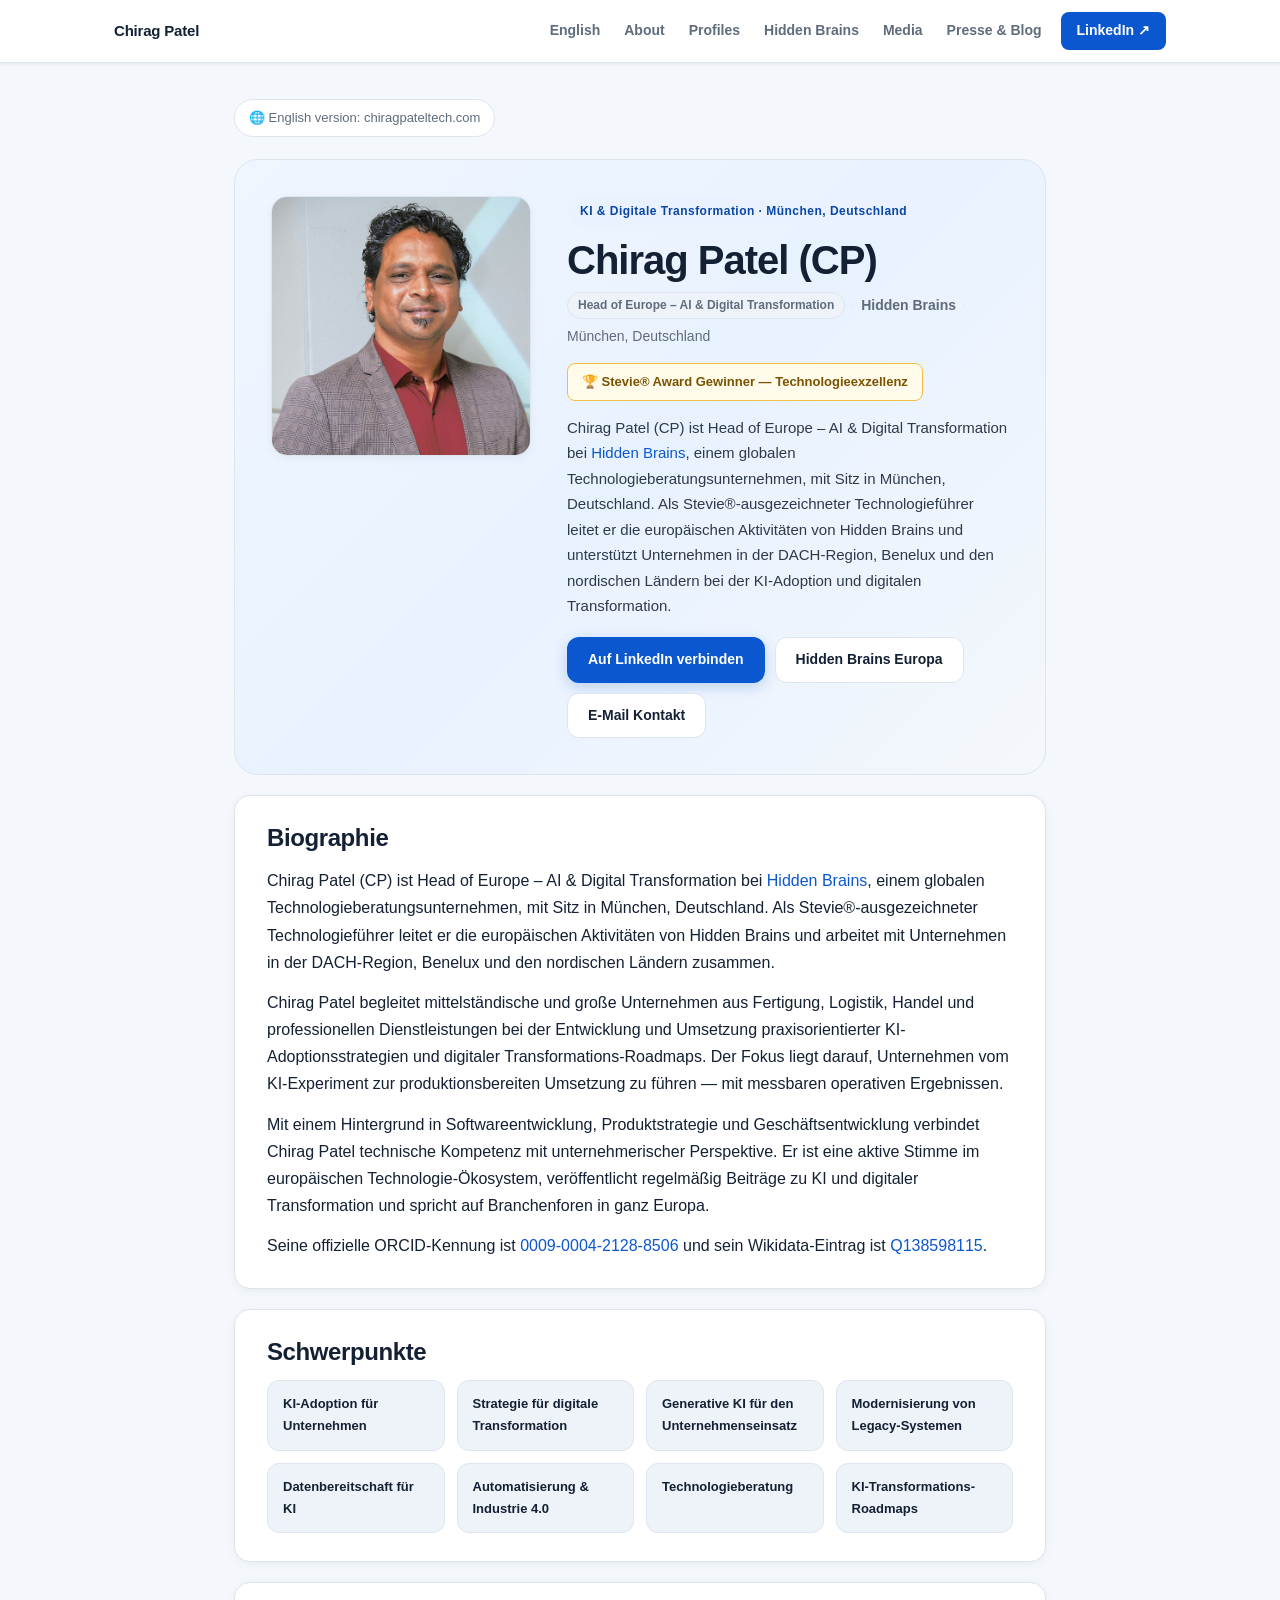
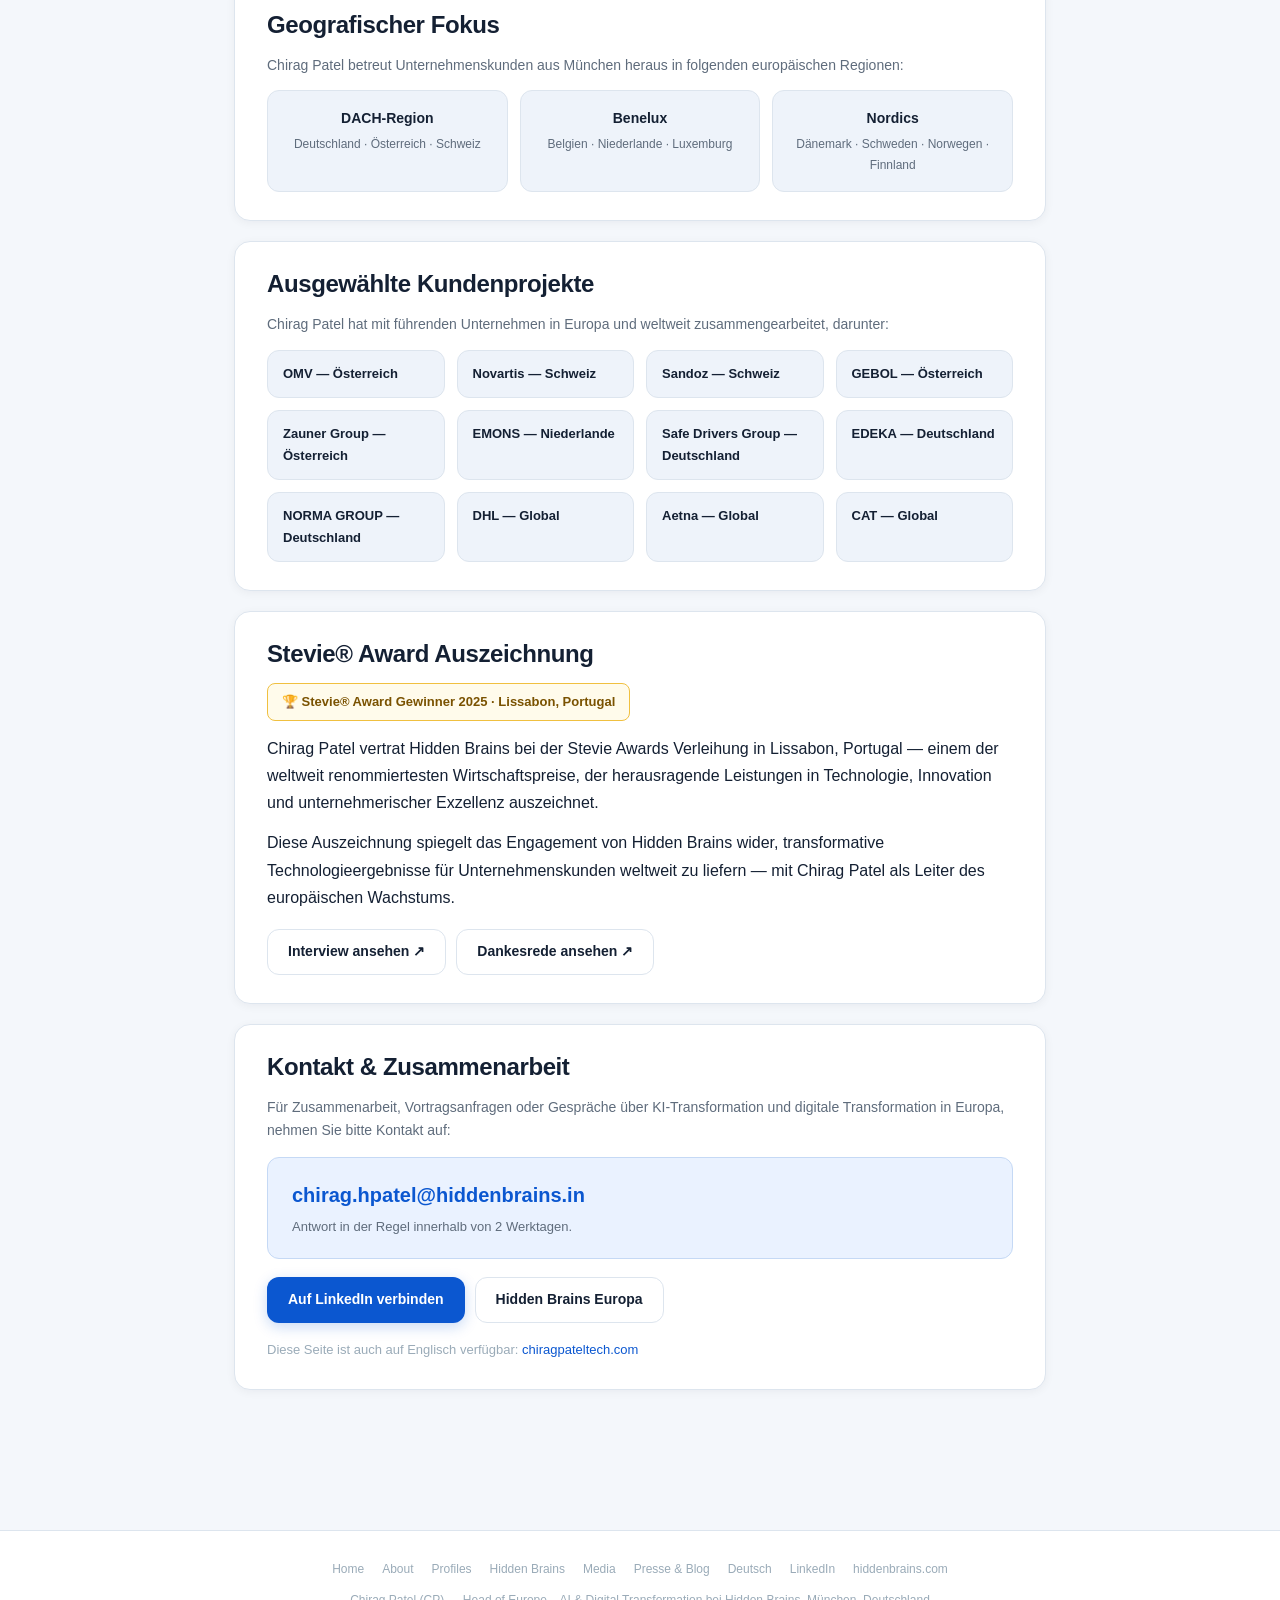
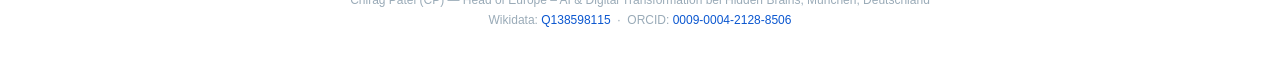
<file: chirag-patel-muenchen.html>
<!DOCTYPE html>
<html lang="de">
<head>
<meta charset="UTF-8"/>
<meta name="viewport" content="width=device-width,initial-scale=1.0"/>
<title>Chirag Patel München — KI & Digitale Transformation</title>
<meta name="description" content="Chirag Patel (CP) ist Head of Europe – KI & Digitale Transformation bei Hidden Brains in München. Stevie® Award Gewinner."/>
<meta name="author" content="Chirag Patel"/>
<meta name="robots" content="index, follow"/>
<link rel="canonical" href="https://chiragpateltech.com/chirag-patel-muenchen"/>
<link rel="alternate" hreflang="de" href="https://chiragpateltech.com/chirag-patel-muenchen"/>
<link rel="alternate" hreflang="en" href="https://chiragpateltech.com/"/>
<link rel="alternate" hreflang="x-default" href="https://chiragpateltech.com/"/>
<meta property="og:title" content="Chirag Patel | KI & Digitale Transformation | München, Deutschland"/>
<meta property="og:description" content="Chirag Patel (CP) ist Head of Europe – AI & Digital Transformation bei Hidden Brains, München. KI-Adoption und digitale Transformation für europäische Unternehmen."/>
<meta property="og:type" content="profile"/>
<meta property="og:url" content="https://chiragpateltech.com/chirag-patel-muenchen"/>
<meta property="og:image" content="https://chiragpateltech.com/chirag-patel-head-of-europe-ai-digital-transformation.jpg"/>
<meta property="og:image:alt" content="Chirag Patel, Head of Europe – AI & Digital Transformation bei Hidden Brains, München, Deutschland"/>
<meta property="og:site_name" content="Chirag Patel"/>
<meta property="og:locale" content="de_DE"/>
<meta property="og:locale:alternate" content="en_GB"/>
<meta property="profile:first_name" content="Chirag"/>
<meta property="profile:last_name" content="Patel"/>
<meta property="profile:username" content="chiragpateltech"/>
<meta name="twitter:card" content="summary_large_image"/>
<meta name="twitter:site" content="@chiragpateltech"/>
<meta name="twitter:creator" content="@chiragpateltech"/>
<meta name="twitter:title" content="Chirag Patel | KI & Digitale Transformation | München"/>
<meta name="twitter:description" content="Chirag Patel (CP) ist Head of Europe – AI & Digital Transformation bei Hidden Brains, München. Stevie®-ausgezeichneter Technologieführer."/>
<meta name="twitter:image" content="https://chiragpateltech.com/chirag-patel-head-of-europe-ai-digital-transformation.jpg"/>
<link rel="stylesheet" href="/style.css"/>
<script type="application/ld+json">
{"@context":"https://schema.org","@graph":[
{"@type":"WebSite","@id":"https://chiragpateltech.com/#website","url":"https://chiragpateltech.com/","name":"Chirag Patel","inLanguage":"en"},
{"@type":"Organization","@id":"https://www.hiddenbrains.com/#organization","name":"Hidden Brains","url":"https://www.hiddenbrains.com/"},
{"@type":"Person","@id":"https://chiragpateltech.com/#person","name":"Chirag Patel","alternateName":"CP","url":"https://chiragpateltech.com/","telephone":"+49-15792376719","email":"chirag.hpatel@hiddenbrains.in","jobTitle":"Head of Europe – AI & Digital Transformation","award":"Stevie® Award","nationality":{"@type":"Country","name":"India"},"knowsLanguage":["en","de","hi"],"image":{"@type":"ImageObject","url":"https://chiragpateltech.com/chirag-patel-head-of-europe-ai-digital-transformation.jpg","caption":"Chirag Patel, Head of Europe – AI & Digital Transformation bei Hidden Brains, München, Deutschland"},"address":{"@type":"PostalAddress","addressLocality":"München","addressRegion":"Bayern","addressCountry":"DE"},"worksFor":{"@id":"https://www.hiddenbrains.com/#organization"},"affiliation":{"@id":"https://www.hiddenbrains.com/#organization"},"knowsAbout":["Artificial Intelligence","Digital Transformation","Enterprise Technology","AI Strategy","Generative AI","Industry 4.0","Enterprise Automation","Technology Consulting"],"sameAs":[
"https://www.linkedin.com/in/cp-chiragpatel",
"https://www.wikidata.org/wiki/Q138598115",
"https://orcid.org/0009-0004-2128-8506",
"https://github.com/hbchirag",
"https://medium.com/@chiragpateltech",
"https://www.crunchbase.com/person/chirag-patel-a40a",
"https://huggingface.co/chiragpateltech",
"https://sessionize.com/chiragpateltech",
"https://x.com/chiragpateltech",
"https://substack.com/@chiragpateltech",
"https://speakerdeck.com/chiragpateltech",
"https://stackoverflow.com/users/3539782/chirag-patel",
"https://www.hiddenbrains.com/blog/author/chiragpatel",
"https://www.hiddenbrains.com/blog/chirag-patel-head-of-europe.html",
"https://dev.to/chiragpateltech",
"https://www.xing.com/profile/Chirag_Patel011835",
"https://www.quora.com/profile/Chirag-Patel-434",
"https://gravatar.com/chiragpateltech",
"https://www.producthunt.com/@chiragpatelhiddenbrains",
"https://wellfound.com/u/chiragpateltech",
"https://www.indiehackers.com/chiragpateltech",
"https://independent.academia.edu/chiragpateltech",
"https://www.scribd.com/user/chiragpateltech",
"https://issuu.com/chiragpatelhiddenbrains",
"https://gitlab.com/chiragpateltech",
"https://flipboard.com/@chiragpateltech",
"https://vimeo.com/chiragpateltech",
"https://www.reddit.com/user/chirag_patel_hb/",
"https://www.slideshare.net/ChiragPatel167414",
"https://about.me/chiragpatelhb",
"https://de.pinterest.com/chiragpateltecheu/",
"https://www.flickr.com/people/chiragpatelhiddenbrains",
"https://unsplash.com/@chiragpateltech",
"https://500px.com/p/chiragpateltech",
"https://www.tumblr.com/chiragpateltech",
"https://wordpress.com/reader/users/chiragpateltech",
"https://bsky.app/profile/chiragpateltech.bsky.social",
"https://mastodon.social/@chiragpatel",
"https://www.youtube.com/@chiragpateltech",
"https://www.youtube.com/watch?v=zhTV5Y3raMI",
"https://www.youtube.com/watch?v=dyERn0jrpK0",
"https://www.f6s.com/chirag-patel-hiddenbrains",
"https://www.prlog.org/13131289",
"https://chiragpateltech.com/about-chirag-patel/"
]},
{"@type":"WebPage","@id":"https://chiragpateltech.com/chirag-patel-muenchen/#webpage","url":"https://chiragpateltech.com/chirag-patel-muenchen/","name":"Chirag Patel | KI & Digitale Transformation | München, Deutschland","isPartOf":{"@id":"https://chiragpateltech.com/#website"},"about":{"@id":"https://chiragpateltech.com/#person"},"inLanguage":"de","breadcrumb":{"@type":"BreadcrumbList","itemListElement":[{"@type":"ListItem","position":1,"name":"Home","item":"https://chiragpateltech.com/"},{"@type":"ListItem","position":2,"name":"München","item":"https://chiragpateltech.com/chirag-patel-muenchen/"}]}}
]}
</script>
<style>
.gap-top{margin-top:20px}
</style>
</head>
<body>

<nav class="sitenav">
  <div class="nav-inner">
    <a class="nav-brand" href="/" title="Chirag Patel — Home">Chirag Patel</a>
    <div class="nav-links" id="navlinks">
      <a href="/" title="Englische Startseite">English</a>
      <a href="/about-chirag-patel" title="Über Chirag Patel">About</a>
      <a href="/profiles" title="Profile">Profiles</a>
      <a href="/chirag-patel-hidden-brains" title="Hidden Brains">Hidden Brains</a>
      <a href="/media" title="Presse">Media</a>
      <a href="/blog-stevie-award-ai-transformation" title="Presse & Blog">Presse &amp; Blog</a>
      <a class="nav-cta" href="https://www.linkedin.com/in/cp-chiragpatel" target="_blank" rel="noopener" title="LinkedIn">LinkedIn ↗</a>
    </div>
    <button class="nav-toggle" id="navtoggle" aria-label="Menü öffnen"><span></span><span></span><span></span></button>
  </div>
</nav>

<div class="wrap wrap-n">

  <a class="lang-sw" href="/" title="English version of this page">🌐 English version: chiragpateltech.com</a>

  <!-- HERO -->
  <div class="page-hero">
    <div class="hero-grid">
      <div class="hero-photo-wrap">
        <img class="hero-photo" src="/chirag-patel-head-of-europe-ai-digital-transformation.jpg" alt="Chirag Patel, Head of Europe – AI & Digital Transformation bei Hidden Brains, München, Deutschland" width="520" height="520" loading="eager"/>
      </div>
      <div>
        <div class="eyebrow">KI &amp; Digitale Transformation · München, Deutschland</div>
        <h1 class="page-title">Chirag Patel (CP)</h1>
        <div class="meta-line">
          <span class="meta-tag">Head of Europe – AI &amp; Digital Transformation</span>
          <span class="meta-dot">·</span>
          <a href="https://www.hiddenbrains.com/" target="_blank" rel="noopener" title="Hidden Brains" style="font-weight:600;color:var(--muted)">Hidden Brains</a>
          <span class="meta-dot">·</span>
          <span>München, Deutschland</span>
        </div>
        <div class="award-badge" style="margin-bottom:14px">🏆 Stevie® Award Gewinner — Technologieexzellenz</div>
        <p style="font-size:15px;color:#2d3a4b">Chirag Patel (CP) ist Head of Europe – AI &amp; Digital Transformation bei <a href="https://www.hiddenbrains.com/" target="_blank" rel="noopener" title="Hidden Brains">Hidden Brains</a>, einem globalen Technologieberatungsunternehmen, mit Sitz in München, Deutschland. Als Stevie®-ausgezeichneter Technologieführer leitet er die europäischen Aktivitäten von Hidden Brains und unterstützt Unternehmen in der DACH-Region, Benelux und den nordischen Ländern bei der KI-Adoption und digitalen Transformation.</p>
        <div class="btn-group">
          <a class="btn btn-p" href="https://www.linkedin.com/in/cp-chiragpatel" target="_blank" rel="noopener" title="Chirag Patel auf LinkedIn kontaktieren">Auf LinkedIn verbinden</a>
          <a class="btn btn-s" href="https://www.hiddenbrains.com/software-development-company-europe.html" target="_blank" rel="noopener" title="Hidden Brains Europa">Hidden Brains Europa</a>
          <a class="btn btn-s" href="mailto:chirag.hpatel@hiddenbrains.in" title="Chirag Patel per E-Mail kontaktieren">E-Mail Kontakt</a>
        </div>
      </div>
    </div>
  </div>

  <!-- BIOGRAPHIE -->
  <div class="card">
    <h2 class="sec-title">Biographie</h2>
    <p>Chirag Patel (CP) ist Head of Europe – AI &amp; Digital Transformation bei <a href="https://www.hiddenbrains.com/" target="_blank" rel="noopener" title="Hidden Brains">Hidden Brains</a>, einem globalen Technologieberatungsunternehmen, mit Sitz in München, Deutschland. Als Stevie®-ausgezeichneter Technologieführer leitet er die europäischen Aktivitäten von Hidden Brains und arbeitet mit Unternehmen in der DACH-Region, Benelux und den nordischen Ländern zusammen.</p>
    <p>Chirag Patel begleitet mittelständische und große Unternehmen aus Fertigung, Logistik, Handel und professionellen Dienstleistungen bei der Entwicklung und Umsetzung praxisorientierter KI-Adoptionsstrategien und digitaler Transformations-Roadmaps. Der Fokus liegt darauf, Unternehmen vom KI-Experiment zur produktionsbereiten Umsetzung zu führen — mit messbaren operativen Ergebnissen.</p>
    <p>Mit einem Hintergrund in Softwareentwicklung, Produktstrategie und Geschäftsentwicklung verbindet Chirag Patel technische Kompetenz mit unternehmerischer Perspektive. Er ist eine aktive Stimme im europäischen Technologie-Ökosystem, veröffentlicht regelmäßig Beiträge zu KI und digitaler Transformation und spricht auf Branchenforen in ganz Europa.</p>
    <p>Seine offizielle ORCID-Kennung ist <a href="https://orcid.org/0009-0004-2128-8506" target="_blank" rel="noopener" title="Chirag Patel ORCID">0009-0004-2128-8506</a> und sein Wikidata-Eintrag ist <a href="https://www.wikidata.org/wiki/Q138598115" target="_blank" rel="noopener" title="Chirag Patel Wikidata">Q138598115</a>.</p>
  </div>

  <!-- SCHWERPUNKTE -->
  <div class="card gap-top">
    <h2 class="sec-title">Schwerpunkte</h2>
    <div class="g4">
      <div class="chip">KI-Adoption für Unternehmen</div>
      <div class="chip">Strategie für digitale Transformation</div>
      <div class="chip">Generative KI für den Unternehmenseinsatz</div>
      <div class="chip">Modernisierung von Legacy-Systemen</div>
      <div class="chip">Datenbereitschaft für KI</div>
      <div class="chip">Automatisierung &amp; Industrie 4.0</div>
      <div class="chip">Technologieberatung</div>
      <div class="chip">KI-Transformations-Roadmaps</div>
    </div>
  </div>

  <!-- GEOGRAFISCHER FOKUS -->
  <div class="card gap-top">
    <h2 class="sec-title">Geografischer Fokus</h2>
    <p style="font-size:14px;color:var(--muted)">Chirag Patel betreut Unternehmenskunden aus München heraus in folgenden europäischen Regionen:</p>
    <div class="r-grid">
      <div class="r-item"><div class="r-name">DACH-Region</div><div class="r-sub">Deutschland · Österreich · Schweiz</div></div>
      <div class="r-item"><div class="r-name">Benelux</div><div class="r-sub">Belgien · Niederlande · Luxemburg</div></div>
      <div class="r-item"><div class="r-name">Nordics</div><div class="r-sub">Dänemark · Schweden · Norwegen · Finnland</div></div>
    </div>
  </div>

  <!-- AUSGEWÄHLTE KUNDEN -->
  <div class="card gap-top">
    <h2 class="sec-title">Ausgewählte Kundenprojekte</h2>
    <p style="font-size:14px;color:var(--muted)">Chirag Patel hat mit führenden Unternehmen in Europa und weltweit zusammengearbeitet, darunter:</p>
    <div class="g4" style="margin-top:12px">
      <div class="chip">OMV — Österreich</div>
      <div class="chip">Novartis — Schweiz</div>
      <div class="chip">Sandoz — Schweiz</div>
      <div class="chip">GEBOL — Österreich</div>
      <div class="chip">Zauner Group — Österreich</div>
      <div class="chip">EMONS — Niederlande</div>
      <div class="chip">Safe Drivers Group — Deutschland</div>
      <div class="chip">EDEKA — Deutschland</div>
      <div class="chip">NORMA GROUP — Deutschland</div>
      <div class="chip">DHL — Global</div>
      <div class="chip">Aetna — Global</div>
      <div class="chip">CAT — Global</div>
    </div>
  </div>

  <!-- STEVIE AWARD -->
  <div class="card gap-top">
    <h2 class="sec-title">Stevie® Award Auszeichnung</h2>
    <div class="award-badge" style="margin-bottom:14px">🏆 Stevie® Award Gewinner 2025 · Lissabon, Portugal</div>
    <p>Chirag Patel vertrat Hidden Brains bei der Stevie Awards Verleihung in Lissabon, Portugal — einem der weltweit renommiertesten Wirtschaftspreise, der herausragende Leistungen in Technologie, Innovation und unternehmerischer Exzellenz auszeichnet.</p>
    <p>Diese Auszeichnung spiegelt das Engagement von Hidden Brains wider, transformative Technologieergebnisse für Unternehmenskunden weltweit zu liefern — mit Chirag Patel als Leiter des europäischen Wachstums.</p>
    <div class="btn-group">
      <a class="btn btn-s" href="https://www.youtube.com/watch?v=zhTV5Y3raMI" target="_blank" rel="noopener" title="Stevie Awards Interview">Interview ansehen ↗</a>
      <a class="btn btn-s" href="https://www.youtube.com/watch?v=dyERn0jrpK0" target="_blank" rel="noopener" title="Stevie Awards Dankesrede">Dankesrede ansehen ↗</a>
    </div>
  </div>

  <!-- KONTAKT -->
  <div class="card gap-top">
    <h2 class="sec-title">Kontakt &amp; Zusammenarbeit</h2>
    <p style="font-size:14px;color:var(--muted)">Für Zusammenarbeit, Vortragsanfragen oder Gespräche über KI-Transformation und digitale Transformation in Europa, nehmen Sie bitte Kontakt auf:</p>
    <div class="cta-box" style="margin-top:14px">
      <div class="cta-email"><a href="mailto:chirag.hpatel@hiddenbrains.in" title="E-Mail an Chirag Patel">chirag.hpatel@hiddenbrains.in</a></div>
      <div class="cta-note">Antwort in der Regel innerhalb von 2 Werktagen.</div>
    </div>
    <div class="btn-group">
      <a class="btn btn-p" href="https://www.linkedin.com/in/cp-chiragpatel" target="_blank" rel="noopener" title="Chirag Patel auf LinkedIn">Auf LinkedIn verbinden</a>
      <a class="btn btn-s" href="https://www.hiddenbrains.com/software-development-company-europe.html" target="_blank" rel="noopener" title="Hidden Brains Europa">Hidden Brains Europa</a>
    </div>
    <p style="margin-top:16px;font-size:13px;color:var(--hint)">Diese Seite ist auch auf Englisch verfügbar: <a href="/" title="Englische Website von Chirag Patel">chiragpateltech.com</a></p>
  </div>

</div>

<footer class="site-footer">
  <div class="footer-links">
    <a href="/" title="Home (English)">Home</a>
    <a href="/about-chirag-patel" title="Über Chirag Patel">About</a>
    <a href="/profiles" title="Profile">Profiles</a>
    <a href="/chirag-patel-hidden-brains" title="Hidden Brains">Hidden Brains</a>
    <a href="/media" title="Presse">Media</a>
    <a href="/blog-stevie-award-ai-transformation" title="Presse & Blog">Presse &amp; Blog</a>
    <a href="/chirag-patel-muenchen" title="Deutsch">Deutsch</a>
    <a href="https://www.linkedin.com/in/cp-chiragpatel" target="_blank" rel="noopener" title="LinkedIn">LinkedIn</a>
    <a href="https://www.hiddenbrains.com/" target="_blank" rel="noopener" title="Hidden Brains">hiddenbrains.com</a>
  </div>
  <div class="footer-copy">
    Chirag Patel (CP) — Head of Europe – AI &amp; Digital Transformation bei Hidden Brains, München, Deutschland<br>
    Wikidata: <a href="https://www.wikidata.org/wiki/Q138598115" target="_blank" rel="noopener">Q138598115</a> &nbsp;·&nbsp;
    ORCID: <a href="https://orcid.org/0009-0004-2128-8506" target="_blank" rel="noopener">0009-0004-2128-8506</a>
  </div>
</footer>
<script>document.getElementById('navtoggle').addEventListener('click',function(){document.getElementById('navlinks').classList.toggle('open');});</script>
</body>
</html>
</file>
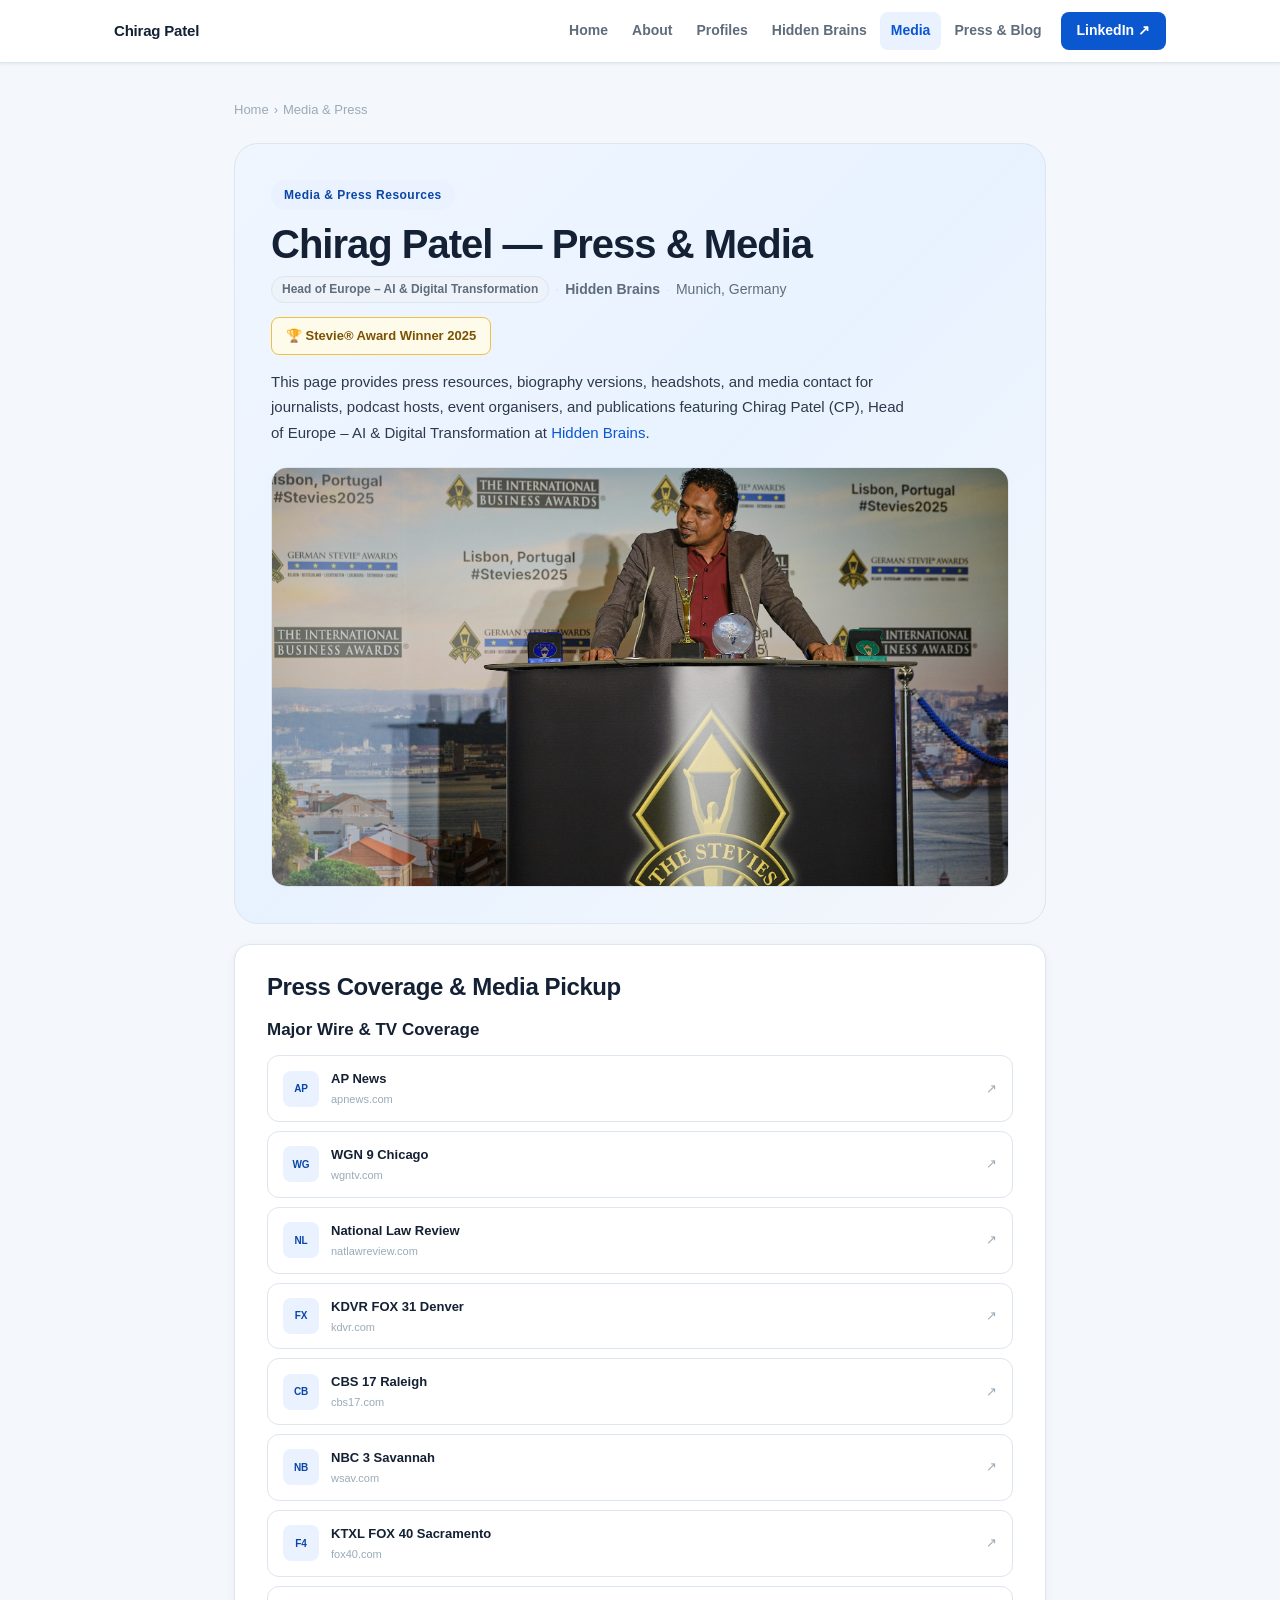
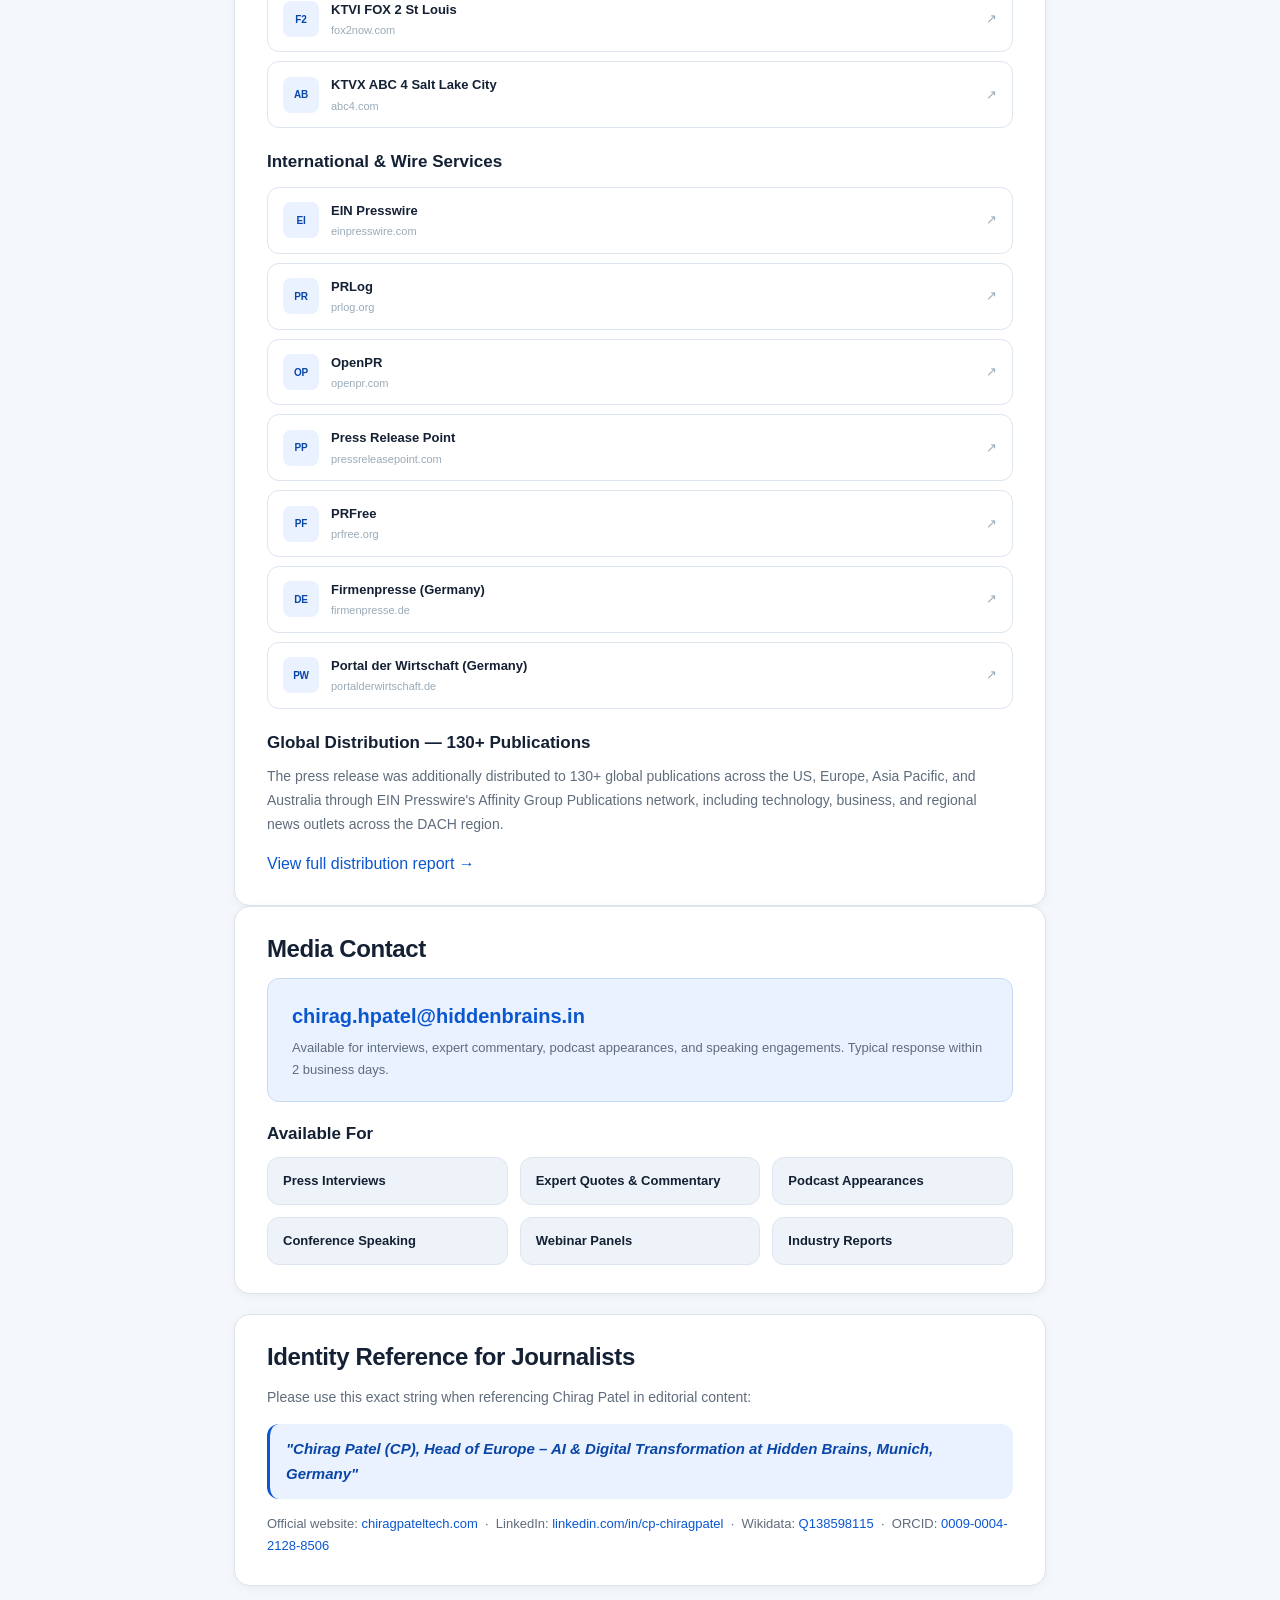
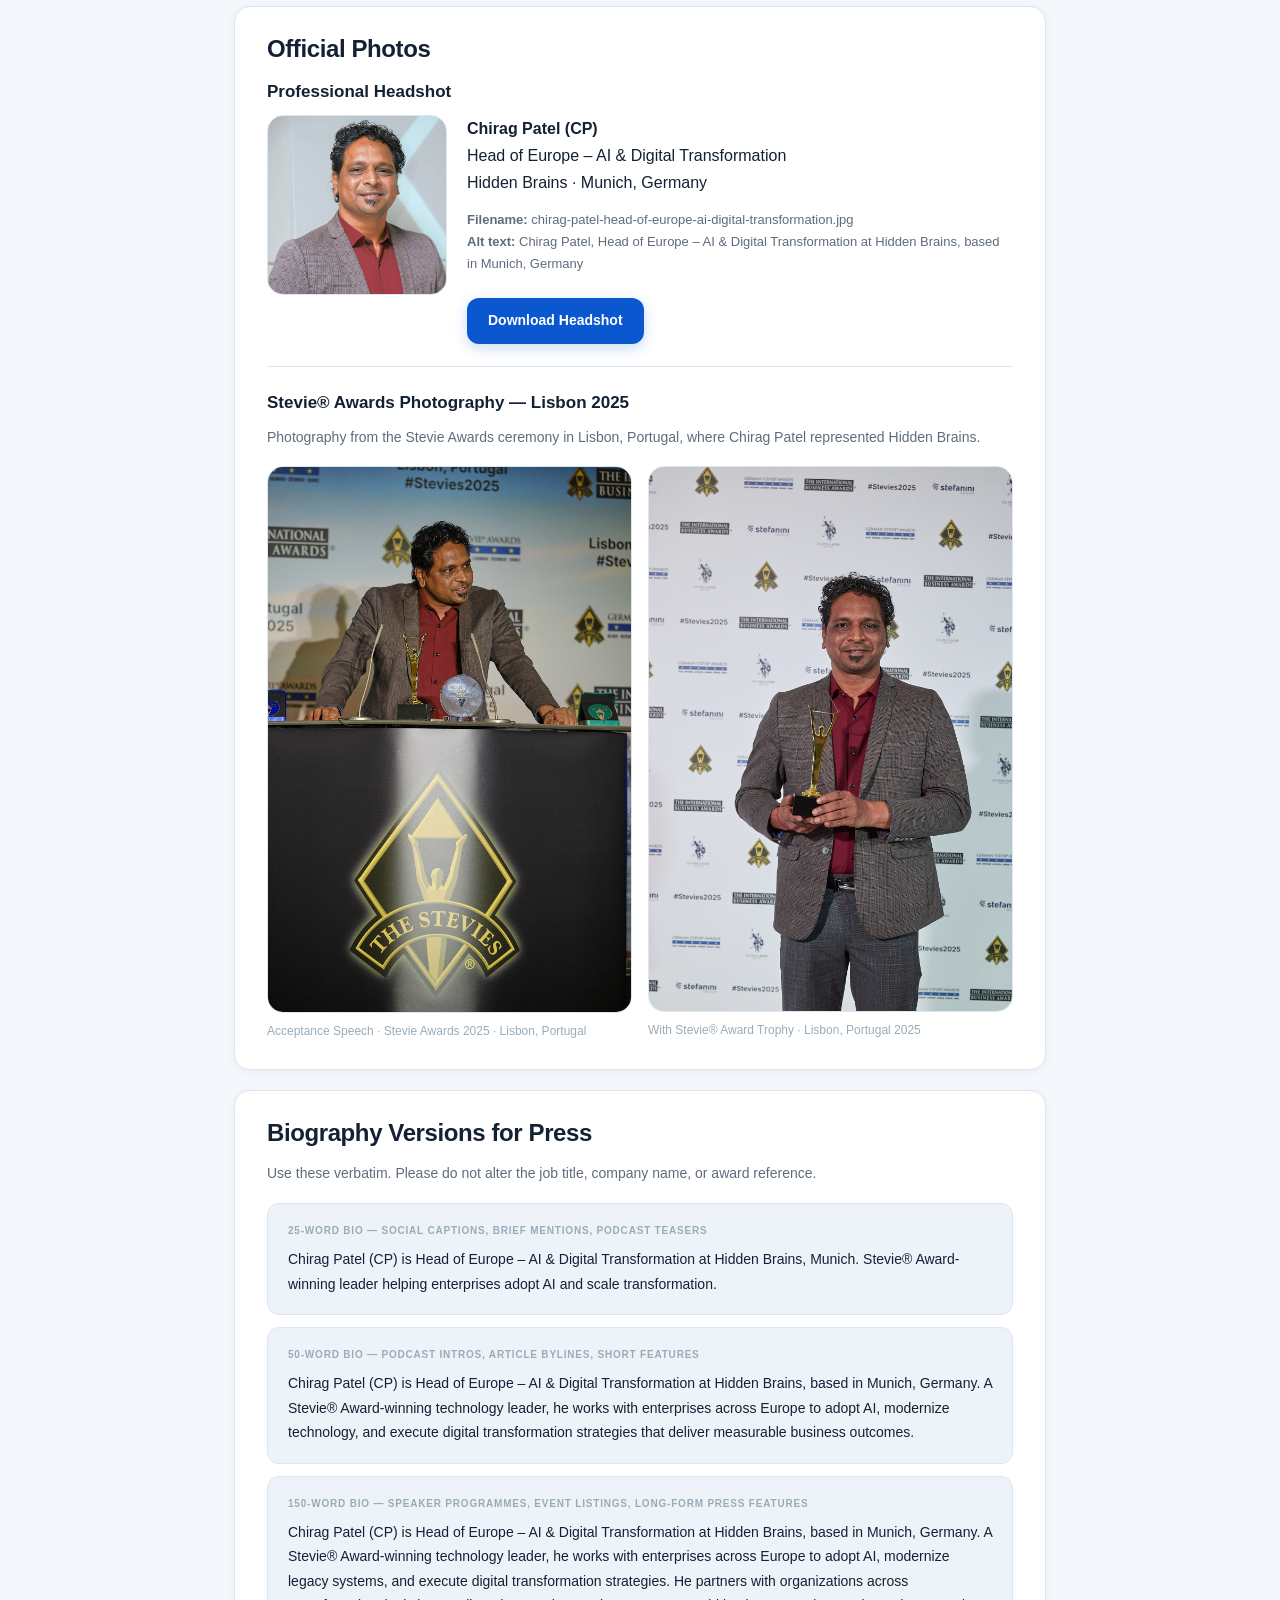
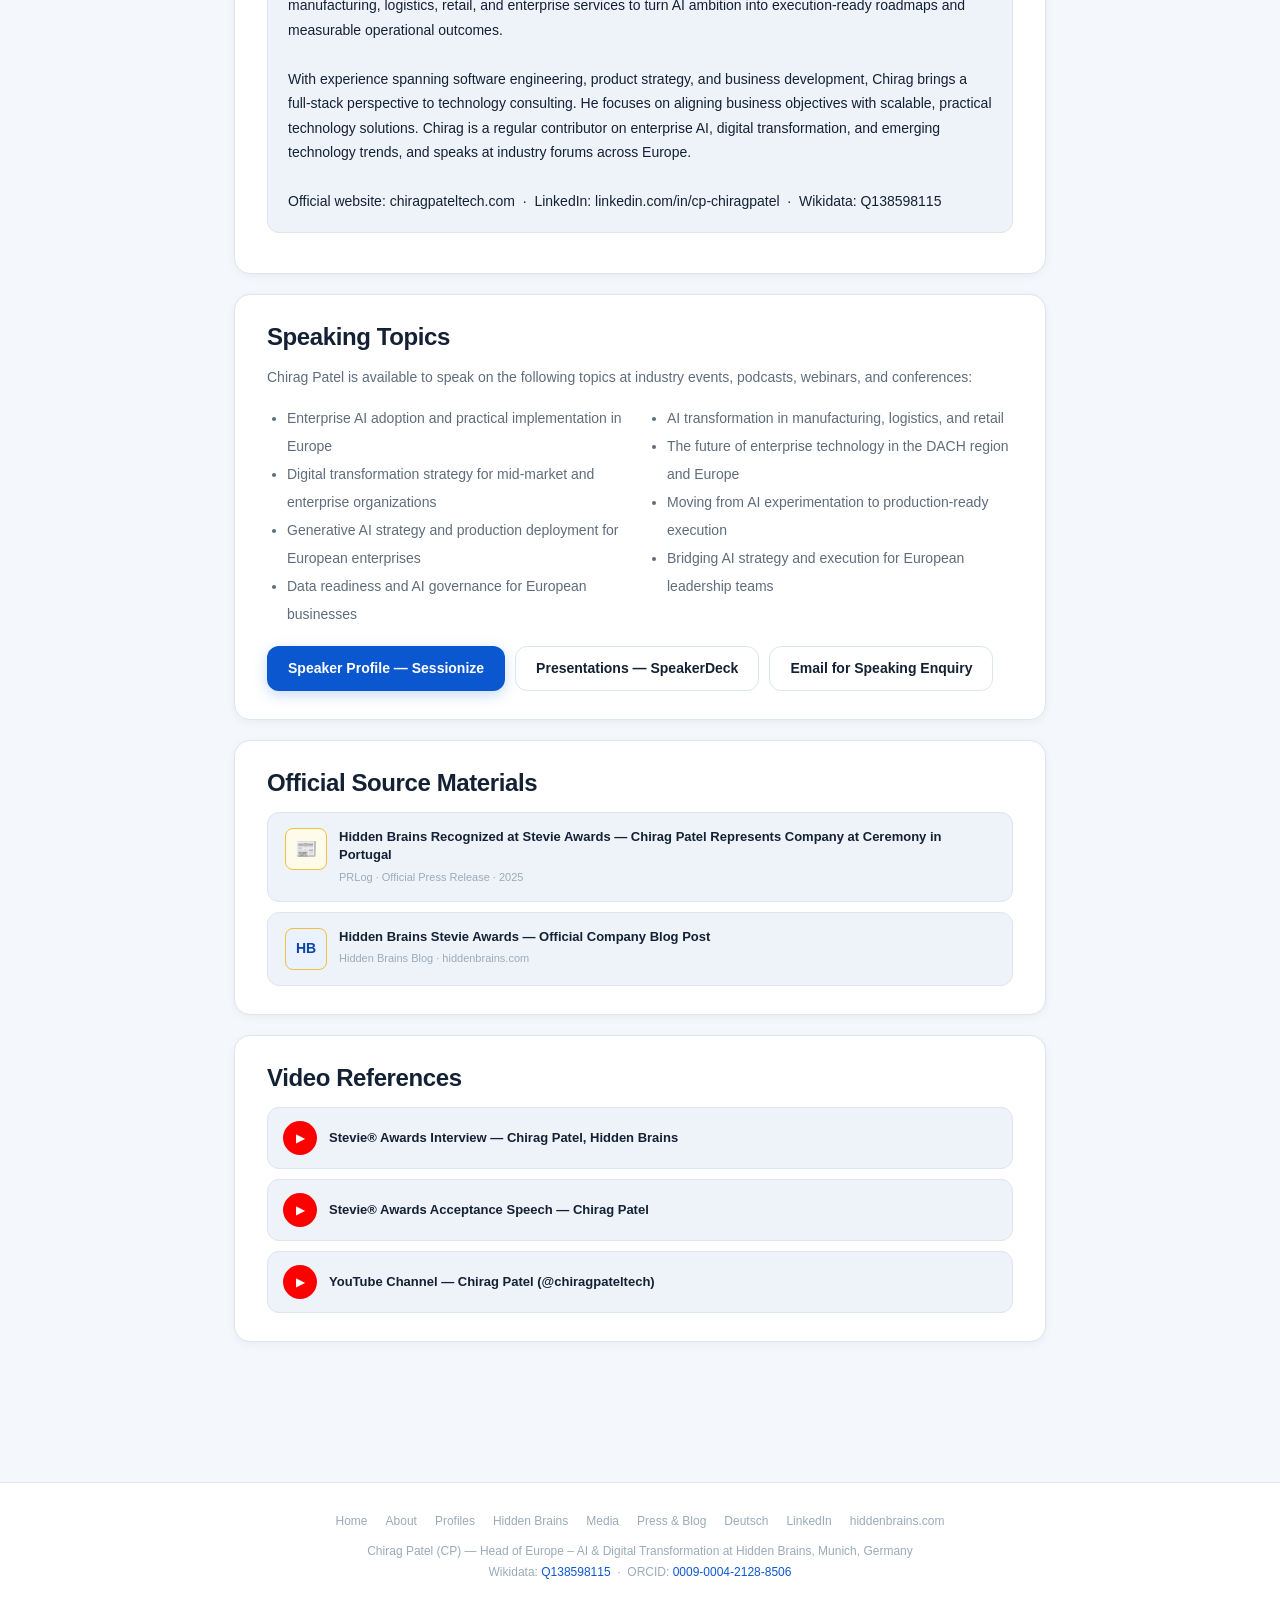
<file: media.html>
<!DOCTYPE html>
<html lang="en">
<head>
<meta charset="UTF-8"/>
<meta name="viewport" content="width=device-width,initial-scale=1.0"/>
<title>Chirag Patel — Media, Press & Speaking | Hidden Brains</title>
<meta name="description" content="Press coverage, speaking appearances, and media resources for Chirag Patel (CP), Head of Europe – AI & Digital Transformation at Hidden Brains, Munich."/>
<meta name="author" content="Chirag Patel"/>
<meta name="robots" content="index, follow"/>
<link rel="canonical" href="https://chiragpateltech.com/media"/>
<link rel="alternate" hreflang="en" href="https://chiragpateltech.com/media"/>
<link rel="alternate" hreflang="x-default" href="https://chiragpateltech.com/media"/>
<meta property="og:title" content="Chirag Patel – Media & Press | AI & Digital Transformation Expert Europe"/>
<meta property="og:description" content="Press resources for Chirag Patel (CP), Stevie® Award-winning Head of Europe – AI & Digital Transformation at Hidden Brains, Munich."/>
<meta property="og:type" content="website"/>
<meta property="og:url" content="https://chiragpateltech.com/media"/>
<meta property="og:image" content="https://chiragpateltech.com/chirag-patel-stevie-speech-landscape.jpg"/>
<meta property="og:image:alt" content="Chirag Patel giving speech at Stevie Awards ceremony in Lisbon, Portugal 2025"/>
<meta property="og:site_name" content="Chirag Patel"/>
<meta property="og:locale" content="en_GB"/>
<meta name="twitter:card" content="summary_large_image"/>
<meta name="twitter:site" content="@chiragpateltech"/>
<meta name="twitter:creator" content="@chiragpateltech"/>
<meta name="twitter:title" content="Chirag Patel – Media & Press"/>
<meta name="twitter:description" content="Press resources for Chirag Patel (CP), Head of Europe – AI & Digital Transformation at Hidden Brains, Munich. Stevie® Award winner."/>
<meta name="twitter:image" content="https://chiragpateltech.com/chirag-patel-stevie-speech-landscape.jpg"/>
<link rel="stylesheet" href="/style.css"/>
<script type="application/ld+json">
{"@context":"https://schema.org","@graph":[
{"@type":"WebSite","@id":"https://chiragpateltech.com/#website","url":"https://chiragpateltech.com/","name":"Chirag Patel","inLanguage":"en"},
{"@type":"Organization","@id":"https://www.hiddenbrains.com/#organization","name":"Hidden Brains","url":"https://www.hiddenbrains.com/"},
{"@type":"Person","@id":"https://chiragpateltech.com/#person","name":"Chirag Patel","alternateName":"CP","url":"https://chiragpateltech.com/","telephone":"+49-15792376719","email":"chirag.hpatel@hiddenbrains.in","jobTitle":"Head of Europe – AI & Digital Transformation","award":"Stevie® Award","nationality":{"@type":"Country","name":"India"},"knowsLanguage":["en","de","hi"],"image":{"@type":"ImageObject","url":"https://chiragpateltech.com/chirag-patel-head-of-europe-ai-digital-transformation.jpg","caption":"Chirag Patel, Head of Europe – AI & Digital Transformation at Hidden Brains, Munich, Germany"},"address":{"@type":"PostalAddress","addressLocality":"Munich","addressRegion":"Bavaria","addressCountry":"DE"},"worksFor":{"@id":"https://www.hiddenbrains.com/#organization"},"affiliation":{"@id":"https://www.hiddenbrains.com/#organization"}},
{"@type":"WebPage","@id":"https://chiragpateltech.com/media#webpage","url":"https://chiragpateltech.com/media","name":"Chirag Patel – Media & Press | AI & Digital Transformation Expert Europe","isPartOf":{"@id":"https://chiragpateltech.com/#website"},"about":{"@id":"https://chiragpateltech.com/#person"},"inLanguage":"en","breadcrumb":{"@type":"BreadcrumbList","itemListElement":[{"@type":"ListItem","position":1,"name":"Home","item":"https://chiragpateltech.com/"},{"@type":"ListItem","position":2,"name":"Media & Press","item":"https://chiragpateltech.com/media"}]}}
]}
</script>
<style>
.speech-landscape{width:100%;border-radius:var(--r-lg);border:1px solid var(--line);object-fit:cover;max-height:420px;margin-top:22px}
.headshot-download{display:grid;grid-template-columns:180px 1fr;gap:20px;align-items:start}
.headshot-prev{width:100%;aspect-ratio:1/1;object-fit:cover;object-position:top;border-radius:var(--r-lg);border:1px solid var(--line)}
.speech-2col{display:grid;grid-template-columns:1fr 1fr;gap:16px;align-items:start;margin-top:16px}
.canon-phrase{font-style:italic;color:var(--accent-dark);padding:12px 16px;background:var(--accent-soft);border-radius:var(--r-md);font-size:15px;font-weight:600;margin:14px 0;border-left:3px solid var(--accent)}
.speaking-list{padding-left:20px}
.speaking-list li{font-size:14px;color:var(--muted);line-height:2}
.gap-top{margin-top:20px}
@media(max-width:600px){.headshot-download{grid-template-columns:1fr}.speech-2col{grid-template-columns:1fr}}
</style>
</head>
<body>

<nav class="sitenav">
  <div class="nav-inner">
    <a class="nav-brand" href="/" title="Chirag Patel — Home">Chirag Patel</a>
    <div class="nav-links" id="navlinks">
      <a href="/" title="Home">Home</a>
      <a href="/about-chirag-patel" title="About Chirag Patel">About</a>
      <a href="/profiles" title="Official Profiles">Profiles</a>
      <a href="/chirag-patel-hidden-brains" title="Chirag Patel at Hidden Brains">Hidden Brains</a>
      <a href="/media" class="act" title="Media & Press">Media</a>
      <a href="/blog-stevie-award-ai-transformation" title="Press & Blog">Press &amp; Blog</a>
      <a class="nav-cta" href="https://www.linkedin.com/in/cp-chiragpatel" target="_blank" rel="noopener" title="LinkedIn">LinkedIn ↗</a>
    </div>
    <button class="nav-toggle" id="navtoggle" aria-label="Open menu"><span></span><span></span><span></span></button>
  </div>
</nav>

<div class="wrap wrap-n">

  <div class="breadcrumb">
    <a href="/" title="Home">Home</a>
    <span class="breadcrumb-sep">›</span>
    <span>Media &amp; Press</span>
  </div>

  <!-- HERO -->
  <div class="page-hero">
    <div class="eyebrow">Media &amp; Press Resources</div>
    <h1 class="page-title">Chirag Patel — Press &amp; Media</h1>
    <div class="meta-line">
      <span class="meta-tag">Head of Europe – AI &amp; Digital Transformation</span>
      <span class="meta-dot">·</span>
      <a href="https://www.hiddenbrains.com/" target="_blank" rel="noopener" style="font-weight:600;color:var(--muted)" title="Hidden Brains">Hidden Brains</a>
      <span class="meta-dot">·</span>
      <span>Munich, Germany</span>
    </div>
    <div class="award-badge" style="margin-bottom:14px">🏆 Stevie® Award Winner 2025</div>
    <p style="font-size:15px;color:#2d3a4b;max-width:640px">This page provides press resources, biography versions, headshots, and media contact for journalists, podcast hosts, event organisers, and publications featuring Chirag Patel (CP), Head of Europe – AI &amp; Digital Transformation at <a href="https://www.hiddenbrains.com/" target="_blank" rel="noopener" title="Hidden Brains">Hidden Brains</a>.</p>
    <img class="speech-landscape" src="/chirag-patel-stevie-speech-landscape.jpg" alt="Chirag Patel delivering speech at Stevie Awards ceremony in Lisbon, Portugal 2025, representing Hidden Brains" loading="eager"/>
  </div>

  <!-- PRESS COVERAGE & MEDIA PICKUP -->
  <div class="card gap-top">
    <h2 class="sec-title">Press Coverage &amp; Media Pickup</h2>

    <!-- SUBSECTION 1 -->
    <h3 class="sub-title" style="margin-top:14px">Major Wire &amp; TV Coverage</h3>
    <div class="p-list" style="margin-top:10px">

      <a class="p-row" href="https://apnews.com/press-release/ein-presswire-newsmatics/chirag-patel-wins-stevie-award-for-ai-and-digital-transformation-excellence-bff6a86cfa01e59e1eb6a639d35866a0" target="_blank" rel="noopener">
        <div class="p-icon">AP</div><div class="p-info"><div class="p-name">AP News</div><div class="p-handle">apnews.com</div></div><span class="p-arr">↗</span>
      </a>

      <a class="p-row" href="https://wgntv.com/business/press-releases/ein-presswire/901660516/chirag-patel-wins-stevie-award-for-ai-and-digital-transformation-excellence" target="_blank" rel="noopener">
        <div class="p-icon">WG</div><div class="p-info"><div class="p-name">WGN 9 Chicago</div><div class="p-handle">wgntv.com</div></div><span class="p-arr">↗</span>
      </a>

      <a class="p-row" href="https://natlawreview.com/press-releases/chirag-patel-wins-stevie-award-ai-and-digital-transformation-excellence" target="_blank" rel="noopener">
        <div class="p-icon">NL</div><div class="p-info"><div class="p-name">National Law Review</div><div class="p-handle">natlawreview.com</div></div><span class="p-arr">↗</span>
      </a>

      <a class="p-row" href="https://kdvr.com/business/press-releases/ein-presswire/901660516/chirag-patel-wins-stevie-award-for-ai-and-digital-transformation-excellence" target="_blank" rel="noopener">
        <div class="p-icon">FX</div><div class="p-info"><div class="p-name">KDVR FOX 31 Denver</div><div class="p-handle">kdvr.com</div></div><span class="p-arr">↗</span>
      </a>

      <a class="p-row" href="https://www.cbs17.com/business/press-releases/ein-presswire/901660516/chirag-patel-wins-stevie-award-for-ai-and-digital-transformation-excellence" target="_blank" rel="noopener">
        <div class="p-icon">CB</div><div class="p-info"><div class="p-name">CBS 17 Raleigh</div><div class="p-handle">cbs17.com</div></div><span class="p-arr">↗</span>
      </a>

      <a class="p-row" href="https://www.wsav.com/business/press-releases/ein-presswire/901660516/chirag-patel-wins-stevie-award-for-ai-and-digital-transformation-excellence" target="_blank" rel="noopener">
        <div class="p-icon">NB</div><div class="p-info"><div class="p-name">NBC 3 Savannah</div><div class="p-handle">wsav.com</div></div><span class="p-arr">↗</span>
      </a>

      <a class="p-row" href="https://fox40.com/business/press-releases/ein-presswire/901660516/chirag-patel-wins-stevie-award-for-ai-and-digital-transformation-excellence" target="_blank" rel="noopener">
        <div class="p-icon">F4</div><div class="p-info"><div class="p-name">KTXL FOX 40 Sacramento</div><div class="p-handle">fox40.com</div></div><span class="p-arr">↗</span>
      </a>

      <a class="p-row" href="https://fox2now.com/business/press-releases/ein-presswire/901660516/chirag-patel-wins-stevie-award-for-ai-and-digital-transformation-excellence" target="_blank" rel="noopener">
        <div class="p-icon">F2</div><div class="p-info"><div class="p-name">KTVI FOX 2 St Louis</div><div class="p-handle">fox2now.com</div></div><span class="p-arr">↗</span>
      </a>

      <a class="p-row" href="https://www.abc4.com/business/press-releases/ein-presswire/901660516/chirag-patel-wins-stevie-award-for-ai-and-digital-transformation-excellence" target="_blank" rel="noopener">
        <div class="p-icon">AB</div><div class="p-info"><div class="p-name">KTVX ABC 4 Salt Lake City</div><div class="p-handle">abc4.com</div></div><span class="p-arr">↗</span>
      </a>

    </div>

    <!-- SUBSECTION 2 -->
    <h3 class="sub-title" style="margin-top:20px">International &amp; Wire Services</h3>
    <div class="p-list" style="margin-top:10px">

      <a class="p-row" href="https://www.einpresswire.com/article/901660516/chirag-patel-wins-stevie-award-for-ai-and-digital-transformation-excellence" target="_blank" rel="noopener">
        <div class="p-icon">EI</div><div class="p-info"><div class="p-name">EIN Presswire</div><div class="p-handle">einpresswire.com</div></div><span class="p-arr">↗</span>
      </a>

      <a class="p-row" href="https://www.prlog.org/13131289" target="_blank" rel="noopener">
        <div class="p-icon">PR</div><div class="p-info"><div class="p-name">PRLog</div><div class="p-handle">prlog.org</div></div><span class="p-arr">↗</span>
      </a>

      <a class="p-row" href="https://www.openpr.com/news/4438475.html" target="_blank" rel="noopener">
        <div class="p-icon">OP</div><div class="p-info"><div class="p-name">OpenPR</div><div class="p-handle">openpr.com</div></div><span class="p-arr">↗</span>
      </a>

      <a class="p-row" href="https://www.pressreleasepoint.com/hidden-brains-announces-chirag-patel-head-europe-ai-and-digital-transformation" target="_blank" rel="noopener">
        <div class="p-icon">PP</div><div class="p-info"><div class="p-name">Press Release Point</div><div class="p-handle">pressreleasepoint.com</div></div><span class="p-arr">↗</span>
      </a>

      <a class="p-row" href="https://prfree.org/@chiragpatelhiddenbrains/chirag-patel-of-hidden-brains-wins-stevie-award-for-ai-and-digital-transformation-excellence-i57zz0sjqob3" target="_blank" rel="noopener">
        <div class="p-icon">PF</div><div class="p-info"><div class="p-name">PRFree</div><div class="p-handle">prfree.org</div></div><span class="p-arr">↗</span>
      </a>

      <a class="p-row" href="https://www.firmenpresse.de/pressinfo2240172.html" target="_blank" rel="noopener">
        <div class="p-icon">DE</div><div class="p-info"><div class="p-name">Firmenpresse (Germany)</div><div class="p-handle">firmenpresse.de</div></div><span class="p-arr">↗</span>
      </a>

      <a class="p-row" href="https://www.portalderwirtschaft.de/pressemitteilung/it-new-media-software/407953/chirag-patel-hidden-brains-stevie-award-ki-digitale-transformation.html" target="_blank" rel="noopener">
        <div class="p-icon">PW</div><div class="p-info"><div class="p-name">Portal der Wirtschaft (Germany)</div><div class="p-handle">portalderwirtschaft.de</div></div><span class="p-arr">↗</span>
      </a>

    </div>

    <!-- SUBSECTION 3 -->
    <h3 class="sub-title" style="margin-top:20px">Global Distribution — 130+ Publications</h3>
    <p style="font-size:14px;color:var(--muted)">
      The press release was additionally distributed to 130+ global publications across the US, Europe, Asia Pacific, and Australia through EIN Presswire's Affinity Group Publications network, including technology, business, and regional news outlets across the DACH region.
    </p>

    <p style="margin-top:10px">
      <a href="https://www.einpresswire.com/press-releases/report/pLUYcyW_-NYEgXCZ" target="_blank" rel="noopener">
        View full distribution report →
      </a>
    </p>

  </div>
  
  <!-- MEDIA CONTACT -->
  <div class="card">
    <h2 class="sec-title">Media Contact</h2>
    <div class="cta-box">
      <div class="cta-email"><a href="mailto:chirag.hpatel@hiddenbrains.in" title="Email Chirag Patel">chirag.hpatel@hiddenbrains.in</a></div>
      <div class="cta-note">Available for interviews, expert commentary, podcast appearances, and speaking engagements. Typical response within 2 business days.</div>
    </div>
    <h3 class="sub-title">Available For</h3>
    <div class="g3">
      <div class="chip">Press Interviews</div>
      <div class="chip">Expert Quotes &amp; Commentary</div>
      <div class="chip">Podcast Appearances</div>
      <div class="chip">Conference Speaking</div>
      <div class="chip">Webinar Panels</div>
      <div class="chip">Industry Reports</div>
    </div>
  </div>

  <!-- CANONICAL PHRASE -->
  <div class="card gap-top">
    <h2 class="sec-title">Identity Reference for Journalists</h2>
    <p style="font-size:14px;color:var(--muted)">Please use this exact string when referencing Chirag Patel in editorial content:</p>
    <div class="canon-phrase">"Chirag Patel (CP), Head of Europe – AI &amp; Digital Transformation at Hidden Brains, Munich, Germany"</div>
    <p style="font-size:13px;color:var(--muted)">Official website: <a href="https://chiragpateltech.com" title="Chirag Patel official website">chiragpateltech.com</a> &nbsp;·&nbsp; LinkedIn: <a href="https://www.linkedin.com/in/cp-chiragpatel" target="_blank" rel="noopener" title="Chirag Patel LinkedIn">linkedin.com/in/cp-chiragpatel</a> &nbsp;·&nbsp; Wikidata: <a href="https://www.wikidata.org/wiki/Q138598115" target="_blank" rel="noopener" title="Wikidata Q138598115">Q138598115</a> &nbsp;·&nbsp; ORCID: <a href="https://orcid.org/0009-0004-2128-8506" target="_blank" rel="noopener" title="ORCID">0009-0004-2128-8506</a></p>
  </div>

  <!-- HEADSHOT + SPEECH PORTRAIT -->
  <div class="card gap-top">
    <h2 class="sec-title">Official Photos</h2>
    <h3 class="sub-title">Professional Headshot</h3>
    <div class="headshot-download">
      <img class="headshot-prev" src="/chirag-patel-head-of-europe-ai-digital-transformation.jpg" alt="Chirag Patel, Head of Europe – AI & Digital Transformation at Hidden Brains, Munich, Germany — Official Headshot" loading="lazy"/>
      <div>
        <p><strong>Chirag Patel (CP)</strong><br>Head of Europe – AI &amp; Digital Transformation<br>Hidden Brains · Munich, Germany</p>
        <p style="font-size:13px;color:var(--muted)"><strong>Filename:</strong> chirag-patel-head-of-europe-ai-digital-transformation.jpg<br><strong>Alt text:</strong> Chirag Patel, Head of Europe – AI &amp; Digital Transformation at Hidden Brains, based in Munich, Germany</p>
        <a class="btn btn-p" href="/chirag-patel-head-of-europe-ai-digital-transformation.jpg" download title="Download Chirag Patel official headshot" style="margin-top:10px">Download Headshot</a>
      </div>
    </div>
    <hr class="div" style="margin:22px 0"/>
    <h3 class="sub-title">Stevie® Awards Photography — Lisbon 2025</h3>
    <p style="font-size:14px;color:var(--muted);margin-bottom:14px">Photography from the Stevie Awards ceremony in Lisbon, Portugal, where Chirag Patel represented Hidden Brains.</p>
    <div class="speech-2col">
      <div>
        <img src="/chirag-patel-stevie-speech-portrait.jpg" alt="Chirag Patel giving acceptance speech at Stevie Awards ceremony in Lisbon, Portugal 2025" style="width:100%;border-radius:var(--r-lg);border:1px solid var(--line);object-fit:cover" loading="lazy"/>
        <p style="font-size:12px;color:var(--hint);margin-top:8px">Acceptance Speech · Stevie Awards 2025 · Lisbon, Portugal</p>
      </div>
      <div>
        <img src="/chirag-patel-stevie-trophy-portrait.jpg" alt="Chirag Patel holding Stevie Award trophy at ceremony in Lisbon, Portugal 2025" style="width:100%;border-radius:var(--r-lg);border:1px solid var(--line);object-fit:cover" loading="lazy"/>
        <p style="font-size:12px;color:var(--hint);margin-top:8px">With Stevie® Award Trophy · Lisbon, Portugal 2025</p>
      </div>
    </div>
  </div>

  <!-- BIOGRAPHY VERSIONS -->
  <div class="card gap-top">
    <h2 class="sec-title">Biography Versions for Press</h2>
    <p style="font-size:14px;color:var(--muted);margin-bottom:18px">Use these verbatim. Please do not alter the job title, company name, or award reference.</p>
    <div class="bio-blk">
      <div class="bio-lbl">25-word bio — social captions, brief mentions, podcast teasers</div>
      <div class="bio-txt">Chirag Patel (CP) is Head of Europe – AI &amp; Digital Transformation at Hidden Brains, Munich. Stevie® Award-winning leader helping enterprises adopt AI and scale transformation.</div>
    </div>
    <div class="bio-blk">
      <div class="bio-lbl">50-word bio — podcast intros, article bylines, short features</div>
      <div class="bio-txt">Chirag Patel (CP) is Head of Europe – AI &amp; Digital Transformation at Hidden Brains, based in Munich, Germany. A Stevie® Award-winning technology leader, he works with enterprises across Europe to adopt AI, modernize technology, and execute digital transformation strategies that deliver measurable business outcomes.</div>
    </div>
    <div class="bio-blk">
      <div class="bio-lbl">150-word bio — speaker programmes, event listings, long-form press features</div>
      <div class="bio-txt">Chirag Patel (CP) is Head of Europe – AI &amp; Digital Transformation at Hidden Brains, based in Munich, Germany. A Stevie® Award-winning technology leader, he works with enterprises across Europe to adopt AI, modernize legacy systems, and execute digital transformation strategies. He partners with organizations across manufacturing, logistics, retail, and enterprise services to turn AI ambition into execution-ready roadmaps and measurable operational outcomes.<br/><br/>With experience spanning software engineering, product strategy, and business development, Chirag brings a full-stack perspective to technology consulting. He focuses on aligning business objectives with scalable, practical technology solutions. Chirag is a regular contributor on enterprise AI, digital transformation, and emerging technology trends, and speaks at industry forums across Europe.<br/><br/>Official website: chiragpateltech.com &nbsp;·&nbsp; LinkedIn: linkedin.com/in/cp-chiragpatel &nbsp;·&nbsp; Wikidata: Q138598115</div>
    </div>
  </div>

  <!-- SPEAKING TOPICS -->
  <div class="card gap-top">
    <h2 class="sec-title">Speaking Topics</h2>
    <p style="font-size:14px;color:var(--muted);margin-bottom:14px">Chirag Patel is available to speak on the following topics at industry events, podcasts, webinars, and conferences:</p>
    <div class="g2">
      <div>
        <ul class="speaking-list">
          <li>Enterprise AI adoption and practical implementation in Europe</li>
          <li>Digital transformation strategy for mid-market and enterprise organizations</li>
          <li>Generative AI strategy and production deployment for European enterprises</li>
          <li>Data readiness and AI governance for European businesses</li>
        </ul>
      </div>
      <div>
        <ul class="speaking-list">
          <li>AI transformation in manufacturing, logistics, and retail</li>
          <li>The future of enterprise technology in the DACH region and Europe</li>
          <li>Moving from AI experimentation to production-ready execution</li>
          <li>Bridging AI strategy and execution for European leadership teams</li>
        </ul>
      </div>
    </div>
    <div class="btn-group">
      <a class="btn btn-p" href="https://sessionize.com/chiragpateltech" target="_blank" rel="noopener" title="Chirag Patel speaker profile">Speaker Profile — Sessionize</a>
      <a class="btn btn-s" href="https://speakerdeck.com/chiragpateltech" target="_blank" rel="noopener" title="Chirag Patel presentations">Presentations — SpeakerDeck</a>
      <a class="btn btn-s" href="mailto:chirag.hpatel@hiddenbrains.in" title="Email Chirag Patel for speaking">Email for Speaking Enquiry</a>
    </div>
  </div>

  <!-- PRESS COVERAGE -->
  <div class="card gap-top">
    <h2 class="sec-title">Official Source Materials</h2>
    <div style="display:grid;gap:10px">
      <a class="press-item" href="https://www.prlog.org/13131289-hidden-brains-recognized-at-stevie-awards-chirag-patel-represents-company-at-ceremony-in-portugal.html" target="_blank" rel="noopener" title="PRLog — Chirag Patel Stevie Awards">
        <div class="press-icon">📰</div>
        <div><div class="press-title">Hidden Brains Recognized at Stevie Awards — Chirag Patel Represents Company at Ceremony in Portugal</div><div class="press-src">PRLog · Official Press Release · 2025</div></div>
      </a>
      <a class="press-item" href="https://www.hiddenbrains.com/blog/hidden-brains-stevie-awards-portugal.html" target="_blank" rel="noopener" title="Hidden Brains Stevie Awards blog">
        <div class="press-icon" style="font-size:14px;font-weight:800;color:var(--accent-dark);background:var(--accent-soft)">HB</div>
        <div><div class="press-title">Hidden Brains Stevie Awards — Official Company Blog Post</div><div class="press-src">Hidden Brains Blog · hiddenbrains.com</div></div>
      </a>
    </div>
  </div>

  <!-- VIDEO -->
  <div class="card gap-top">
    <h2 class="sec-title">Video References</h2>
    <div style="display:grid;gap:10px">
      <a class="vid-row" href="https://www.youtube.com/watch?v=zhTV5Y3raMI" target="_blank" rel="noopener" title="Chirag Patel Stevie Awards Interview"><div class="vid-icon">▶</div><div class="vid-title">Stevie® Awards Interview — Chirag Patel, Hidden Brains</div></a>
      <a class="vid-row" href="https://www.youtube.com/watch?v=dyERn0jrpK0" target="_blank" rel="noopener" title="Chirag Patel Stevie Awards Speech"><div class="vid-icon">▶</div><div class="vid-title">Stevie® Awards Acceptance Speech — Chirag Patel</div></a>
      <a class="vid-row" href="https://www.youtube.com/@chiragpateltech" target="_blank" rel="noopener" title="Chirag Patel YouTube Channel"><div class="vid-icon">▶</div><div class="vid-title">YouTube Channel — Chirag Patel (@chiragpateltech)</div></a>
    </div>
  </div>

</div>

<footer class="site-footer">
  <div class="footer-links">
    <a href="/" title="Home">Home</a>
    <a href="/about-chirag-patel" title="About">About</a>
    <a href="/profiles" title="Profiles">Profiles</a>
    <a href="/chirag-patel-hidden-brains" title="Hidden Brains">Hidden Brains</a>
    <a href="/media" title="Media">Media</a>
    <a href="/blog-stevie-award-ai-transformation" title="Press & Blog">Press &amp; Blog</a>
    <a href="/chirag-patel-muenchen" title="Deutsch">Deutsch</a>
    <a href="https://www.linkedin.com/in/cp-chiragpatel" target="_blank" rel="noopener" title="LinkedIn">LinkedIn</a>
    <a href="https://www.hiddenbrains.com/" target="_blank" rel="noopener" title="Hidden Brains">hiddenbrains.com</a>
  </div>
  <div class="footer-copy">
    Chirag Patel (CP) — Head of Europe – AI &amp; Digital Transformation at Hidden Brains, Munich, Germany<br>
    Wikidata: <a href="https://www.wikidata.org/wiki/Q138598115" target="_blank" rel="noopener">Q138598115</a> &nbsp;·&nbsp;
    ORCID: <a href="https://orcid.org/0009-0004-2128-8506" target="_blank" rel="noopener">0009-0004-2128-8506</a>
  </div>
</footer>
<script>document.getElementById('navtoggle').addEventListener('click',function(){document.getElementById('navlinks').classList.toggle('open');});</script>
</body>
</html>
</file>
<file: style.css>
:root{
  --text:#142033;--muted:#5f6c7c;--hint:#9aabb8;--line:#dde5ee;
  --accent:#0b57d0;--accent-dark:#0946a8;--accent-soft:#eaf2ff;
  --surface:#ffffff;--bg:#f4f7fb;--bg2:#eef3fa;
  --gold:#7a5200;--gold-soft:#fffbeb;--gold-border:#f0c040;
  --shadow:0 4px 24px rgba(15,23,42,0.09);--shadow-soft:0 2px 10px rgba(15,23,42,0.05);
  --r-xl:24px;--r-lg:16px;--r-md:12px;--r-sm:8px;
  --max:1100px;--max-n:860px;--nav-h:62px;
}
*,*::before,*::after{box-sizing:border-box;margin:0;padding:0}
html{scroll-behavior:smooth;-webkit-text-size-adjust:100%}
body{font-family:Inter,'Segoe UI',Arial,Helvetica,sans-serif;color:var(--text);line-height:1.7;background:var(--bg);-webkit-font-smoothing:antialiased}
img{max-width:100%;height:auto;display:block}
a{color:var(--accent);text-decoration:none}
a:hover{text-decoration:underline}

/* NAV */
.sitenav{background:var(--surface);border-bottom:1px solid var(--line);position:sticky;top:0;z-index:200;box-shadow:0 1px 3px rgba(15,23,42,0.07)}
.nav-inner{max-width:var(--max);margin:0 auto;padding:0 24px;height:var(--nav-h);display:flex;align-items:center;justify-content:space-between;gap:12px}
.nav-brand{font-weight:800;font-size:15px;color:var(--text);text-decoration:none;flex-shrink:0;letter-spacing:-0.2px}
.nav-brand:hover{color:var(--accent);text-decoration:none}
.nav-links{display:flex;align-items:center;gap:2px}
.nav-links a{font-size:14px;font-weight:600;color:var(--muted);text-decoration:none;padding:7px 11px;border-radius:var(--r-sm);transition:color .15s,background .15s;white-space:nowrap}
.nav-links a:hover{color:var(--text);background:var(--bg);text-decoration:none}
.nav-links a.act{color:var(--accent);background:var(--accent-soft)}
.nav-cta{background:var(--accent)!important;color:#fff!important;padding:7px 16px!important;border-radius:var(--r-sm)!important;margin-left:6px;font-weight:700!important}
.nav-cta:hover{background:var(--accent-dark)!important}
.nav-toggle{display:none;background:none;border:1px solid var(--line);border-radius:var(--r-sm);cursor:pointer;padding:8px;flex-direction:column;gap:4px;flex-shrink:0}
.nav-toggle span{display:block;width:18px;height:2px;background:var(--text);border-radius:2px}

/* WRAP */
.wrap{max-width:var(--max);margin:0 auto;padding:36px 24px 80px}
.wrap-n{max-width:var(--max-n)}

/* BREADCRUMB */
.breadcrumb{display:flex;align-items:center;gap:5px;font-size:13px;color:var(--hint);margin-bottom:22px;flex-wrap:wrap}
.breadcrumb a{color:var(--hint)}
.breadcrumb a:hover{color:var(--muted)}

/* CARD */
.card{background:var(--surface);border:1px solid var(--line);border-radius:var(--r-lg);padding:28px 32px;box-shadow:var(--shadow-soft)}

/* EYEBROW */
.eyebrow{display:inline-flex;align-items:center;padding:5px 13px;border-radius:999px;background:var(--accent-soft);color:var(--accent-dark);font-size:12px;font-weight:700;letter-spacing:.04em;margin-bottom:12px}

/* AWARD BADGE */
.award-badge{display:inline-flex;align-items:center;gap:7px;padding:7px 14px;border-radius:var(--r-sm);background:var(--gold-soft);border:1px solid var(--gold-border);color:var(--gold);font-size:13px;font-weight:700}

/* H tags */
h1.page-title{font-size:40px;font-weight:800;letter-spacing:-1px;line-height:1.1;color:var(--text);margin-bottom:10px}
h2.sec-title{font-size:24px;font-weight:800;letter-spacing:-.4px;line-height:1.2;color:var(--text);margin-bottom:14px}
h3.sub-title{font-size:17px;font-weight:700;color:var(--text);margin-bottom:8px}
p{margin-bottom:13px}
p:last-child{margin-bottom:0}

/* META LINE */
.meta-line{display:flex;flex-wrap:wrap;align-items:center;gap:6px;font-size:14px;color:var(--muted);margin-bottom:14px}
.meta-dot{color:var(--line)}
.meta-tag{background:var(--bg2);border:1px solid var(--line);border-radius:999px;padding:2px 10px;font-size:12px;font-weight:600;color:var(--muted)}

/* HERO */
.page-hero{background:linear-gradient(135deg,#f0f6ff 0%,#e8f2ff 50%,#f4f7fb 100%);border-radius:var(--r-xl);padding:36px;border:1px solid var(--line);margin-bottom:20px;overflow:hidden;position:relative}
.hero-grid{display:grid;grid-template-columns:260px 1fr;gap:36px;align-items:start}
.hero-photo{width:100%;aspect-ratio:1/1;object-fit:cover;object-position:top center;border-radius:var(--r-lg);border:1px solid var(--line);box-shadow:var(--shadow-soft)}

/* BTN */
.btn{display:inline-flex;align-items:center;justify-content:center;gap:6px;padding:10px 20px;border-radius:var(--r-md);font-size:14px;font-weight:700;text-decoration:none;transition:all .15s ease;border:1.5px solid transparent;cursor:pointer;white-space:nowrap}
.btn:hover{text-decoration:none;transform:translateY(-1px)}
.btn-p{background:var(--accent);color:#fff;box-shadow:0 4px 14px rgba(11,87,208,.22)}
.btn-p:hover{background:var(--accent-dark)}
.btn-s{background:var(--surface);color:var(--text);border-color:var(--line)}
.btn-s:hover{border-color:#b8c8dc;background:var(--bg);box-shadow:var(--shadow-soft)}
.btn-g{background:transparent;color:var(--accent);border-color:var(--accent)}
.btn-g:hover{background:var(--accent-soft)}
.btn-group{display:flex;flex-wrap:wrap;gap:10px;margin-top:18px}

/* GRIDS */
.g2{display:grid;grid-template-columns:1fr 1fr;gap:14px}
.g3{display:grid;grid-template-columns:repeat(3,1fr);gap:12px}
.g4{display:grid;grid-template-columns:repeat(4,1fr);gap:12px}
.g-auto{display:grid;grid-template-columns:repeat(auto-fill,minmax(180px,1fr));gap:10px}

/* FOCUS CHIP */
.chip{padding:12px 15px;background:var(--bg2);border:1px solid var(--line);border-radius:var(--r-md);font-size:13px;font-weight:600;color:var(--text)}

/* PROFILE ROW */
.p-list{display:grid;gap:9px}
.p-row{display:flex;align-items:center;gap:12px;padding:12px 15px;background:var(--surface);border:1px solid var(--line);border-radius:var(--r-md);text-decoration:none;transition:all .14s ease;color:var(--text)}
.p-row:hover{border-color:#b8c8dc;background:#f6faff;transform:translateX(2px);text-decoration:none}
.p-icon{width:36px;height:36px;border-radius:var(--r-sm);background:var(--accent-soft);display:flex;align-items:center;justify-content:center;font-size:10px;font-weight:800;color:var(--accent-dark);flex-shrink:0;letter-spacing:-.2px}
.p-info{flex:1;min-width:0}
.p-name{font-size:13px;font-weight:700;color:var(--text)}
.p-handle{font-size:11px;color:var(--hint);white-space:nowrap;overflow:hidden;text-overflow:ellipsis}
.p-arr{color:var(--hint);font-size:13px;flex-shrink:0}

/* GROUP HEADER */
.g-hdr{border-bottom:1px solid var(--line);padding-bottom:8px;margin-bottom:12px}
.g-hdr-title{font-size:11px;font-weight:700;text-transform:uppercase;letter-spacing:.07em;color:var(--hint)}

/* Q&A */
.qa-list{display:grid;gap:16px}
.qa-item{padding:20px 22px;background:var(--bg2);border:1px solid var(--line);border-radius:var(--r-lg)}
.qa-q{font-size:16px;font-weight:700;color:var(--text);line-height:1.4;margin-bottom:9px}
.qa-lead{font-size:14px;font-weight:600;color:var(--text);margin-bottom:7px;line-height:1.6}
.qa-body{font-size:14px;color:var(--muted);line-height:1.7;margin:0}

/* SERVICE CARD */
.svc-item{display:block;padding:16px 18px;background:var(--bg2);border:1px solid var(--line);border-radius:var(--r-md);text-decoration:none;transition:all .14s}
.svc-item:hover{border-color:var(--accent);background:var(--accent-soft);text-decoration:none}
.svc-name{font-size:14px;font-weight:700;color:var(--text);margin-bottom:3px}
.svc-item:hover .svc-name{color:var(--accent-dark)}
.svc-desc{font-size:12px;color:var(--muted);line-height:1.5}

/* CLIENT GRID */
.c-grid{display:grid;grid-template-columns:repeat(auto-fill,minmax(190px,1fr));gap:9px;margin-top:14px}
.c-item{padding:13px 15px;background:var(--bg2);border:1px solid var(--line);border-radius:var(--r-md)}
.c-name{font-size:13px;font-weight:700;color:var(--text)}
.c-meta{font-size:12px;color:var(--muted);margin-top:2px}
.c-note{font-size:10px;color:var(--hint);margin-top:3px}
.footnote{font-size:12px;color:var(--hint);font-style:italic;margin-top:12px;padding-top:10px;border-top:1px solid var(--line)}

/* REGION */
.r-grid{display:grid;grid-template-columns:repeat(3,1fr);gap:12px;margin-top:12px}
.r-item{padding:16px;background:var(--bg2);border:1px solid var(--line);border-radius:var(--r-md);text-align:center}
.r-name{font-size:14px;font-weight:700;color:var(--text)}
.r-sub{font-size:12px;color:var(--muted);margin-top:3px}

/* IMAGE CARDS */
.img-landscape{width:100%;border-radius:var(--r-lg);border:1px solid var(--line);object-fit:cover;display:block}
.img-portrait{width:100%;border-radius:var(--r-lg);border:1px solid var(--line);object-fit:cover;display:block}

/* PRESS */
.press-item{display:flex;gap:12px;padding:15px 17px;background:var(--bg2);border:1px solid var(--line);border-radius:var(--r-md);text-decoration:none;transition:all .14s;align-items:flex-start}
.press-item:hover{border-color:#b8c8dc;background:#f6faff;text-decoration:none}
.press-icon{width:42px;height:42px;border-radius:var(--r-sm);background:var(--gold-soft);border:1px solid var(--gold-border);display:flex;align-items:center;justify-content:center;font-size:18px;flex-shrink:0}
.press-title{font-size:13px;font-weight:700;color:var(--text);line-height:1.4;margin-bottom:3px}
.press-src{font-size:11px;color:var(--hint)}

/* VIDEO ROW */
.vid-row{display:flex;align-items:center;gap:12px;padding:13px 15px;background:var(--bg2);border:1px solid var(--line);border-radius:var(--r-md);text-decoration:none;transition:all .14s}
.vid-row:hover{border-color:#b8c8dc;background:#f6faff;text-decoration:none}
.vid-icon{width:34px;height:34px;border-radius:50%;background:#ff0000;display:flex;align-items:center;justify-content:center;flex-shrink:0;color:#fff;font-size:11px;font-weight:700}
.vid-title{font-size:13px;font-weight:600;color:var(--text)}

/* BIO BLOCK */
.bio-blk{padding:18px 20px;background:var(--bg2);border:1px solid var(--line);border-radius:var(--r-md);margin-bottom:12px}
.bio-lbl{font-size:10px;font-weight:700;text-transform:uppercase;letter-spacing:.08em;color:var(--hint);margin-bottom:8px}
.bio-txt{font-size:14px;color:var(--text);line-height:1.75}

/* CONTACT */
.cta-box{background:var(--accent-soft);border:1px solid #c5d9f5;border-radius:var(--r-md);padding:20px 24px;margin-bottom:18px}
.cta-email{font-size:20px;font-weight:700;color:var(--accent-dark);margin-bottom:4px}
.cta-note{font-size:13px;color:var(--muted)}

/* IDENTITY BOX */
.id-box{background:var(--accent-soft);border:1px solid #c5d9f5;border-radius:var(--r-md);padding:15px 19px;font-size:13px;color:#1a3a6b;margin-bottom:22px;line-height:1.7}
.id-box strong{display:block;font-size:14px;font-weight:700;color:var(--accent-dark);margin-bottom:5px}

/* DIVIDER */
hr.div{border:none;border-top:1px solid var(--line);margin:24px 0}

/* LANG SWITCH */
.lang-sw{display:inline-flex;align-items:center;gap:7px;padding:7px 14px;background:var(--surface);border:1px solid var(--line);border-radius:999px;font-size:13px;color:var(--muted);text-decoration:none;margin-bottom:22px}
.lang-sw:hover{border-color:var(--accent);color:var(--accent);text-decoration:none}

/* HB LOGO */
.hb-logo{height:36px;width:auto}
.hb-logo-wrap{display:flex;align-items:center;gap:12px;margin-bottom:6px}

/* FOOTER */
.site-footer{text-align:center;padding:28px 24px;font-size:12px;color:var(--hint);border-top:1px solid var(--line);margin-top:60px;background:var(--surface)}
.footer-links{display:flex;flex-wrap:wrap;justify-content:center;gap:5px 18px;margin-bottom:10px}
.footer-links a{color:var(--hint)}
.footer-links a:hover{color:var(--muted)}
.footer-copy{margin-top:6px;color:var(--hint)}

/* UTILS */
.mt-4{margin-top:16px}.mt-6{margin-top:24px}.mt-8{margin-top:32px}
.mb-4{margin-bottom:16px}.mb-6{margin-bottom:24px}
.gap-top{margin-top:20px}
.section-gap{margin-top:20px}

/* RESPONSIVE */
@media(max-width:1024px){.g4{grid-template-columns:1fr 1fr}}
@media(max-width:900px){
  .hero-grid{grid-template-columns:1fr;gap:22px}
  .hero-grid .hero-photo-wrap{max-width:200px;margin:0 auto}
  .g3{grid-template-columns:1fr 1fr}
  .r-grid{grid-template-columns:1fr 1fr}
}
@media(max-width:768px){
  .nav-toggle{display:flex}
  .nav-links{display:none;position:absolute;top:var(--nav-h);left:0;right:0;background:var(--surface);border-bottom:1px solid var(--line);flex-direction:column;align-items:stretch;padding:8px 14px 14px;gap:2px;box-shadow:0 8px 24px rgba(15,23,42,.1)}
  .sitenav{position:relative}
  .nav-links.open{display:flex}
  .nav-links a{padding:10px 12px}
  .nav-cta{margin-left:0!important;margin-top:6px;text-align:center}
  .g2{grid-template-columns:1fr}
  .g3{grid-template-columns:1fr}
  .g4{grid-template-columns:1fr 1fr}
  .r-grid{grid-template-columns:1fr}
  .wrap{padding:22px 16px 60px}
  .card{padding:20px}
  h1.page-title{font-size:30px}
  h2.sec-title{font-size:21px}
}
@media(max-width:480px){
  .g4{grid-template-columns:1fr}
  .c-grid{grid-template-columns:1fr 1fr}
  .card{padding:18px}
  h1.page-title{font-size:26px}
}
</file>
